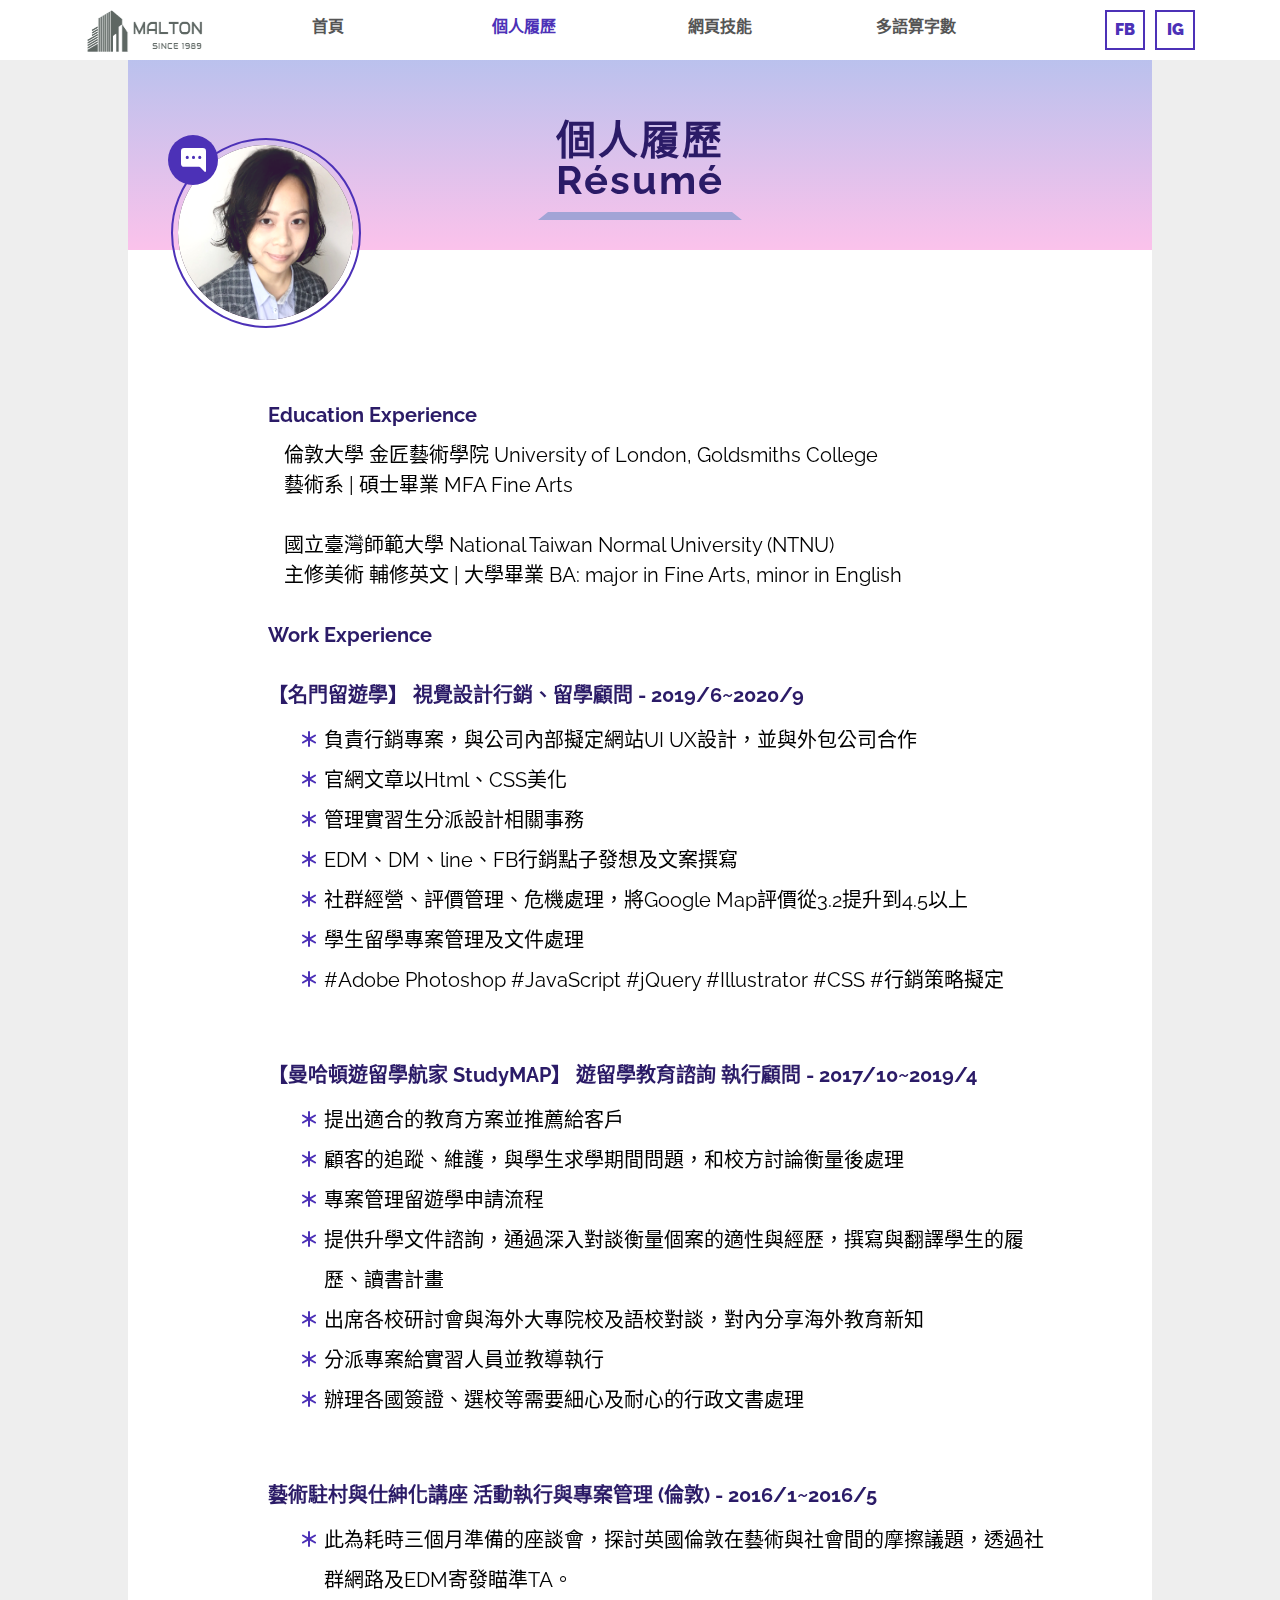
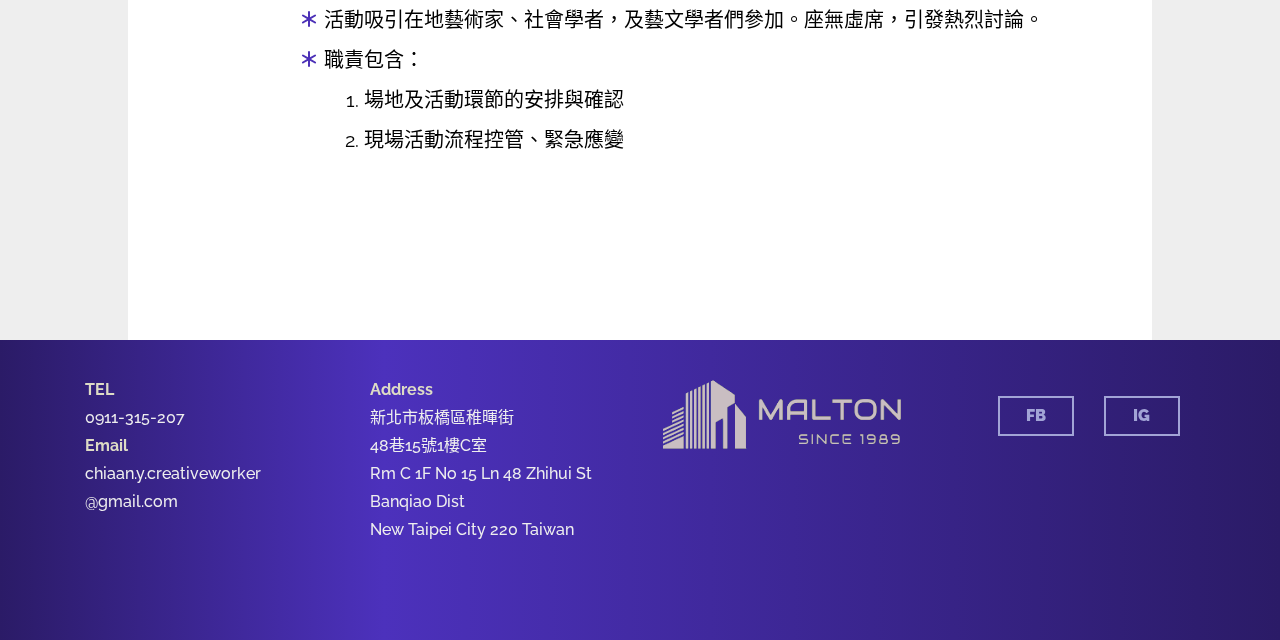
<file: about.html>
<!DOCTYPE html>
<html lang="zh-TW">
<head>
    <meta charset="UTF-8">
    <meta name="viewport" content="width=device-width, initial-scale=1.0">
    <title>Chia-An Yang:Résumé</title>
    <link rel="icon" href="img/icons/browser.svg">
    <link rel="icon" href="img/icons/browser.svg">
    <link rel="stylesheet" href="css/reset.css">
    <link rel="stylesheet" href="css/bootstrap-grid.css">
    <link href="https://fonts.googleapis.com/css2?family=Raleway:wght@400&display=swap" rel="stylesheet">
    <link rel="stylesheet" href="css/pattern.css">
    <link rel="stylesheet" href="css/style.css">
    <style>
        nav{
            background-color: #fff;
        }
    </style>
</head>
    <body>
        <!-- start nav section -->
    <nav class="show">
        <div class="container">
           <div class="nav-top">
               <!-- nav when scrolling -->
               <img class="logo2" src="img/Logo/malton-horizontal_2.PNG" alt="">
               <ul class="row d-none d-lg-flex d-md-flex">
                   <li class="col-lg-3 col-md-3 "><a title="Demo of a landing page design" href="index.html">首頁</a></li>
                   <li class="col-lg-3 col-md-3 "><a title="My Résumé" class="is-highlight" href="about.html">個人履歷</a></li>
                   <li class="col-lg-3 col-md-3 "><a title="My portfolio"  href="products.html">網頁技能</a></li>
                   <li class="col-lg-3 col-md-3 "><a title="多國語言字數計算 (開新視窗)" target="_blank" href="https://xqyhhzybtiba8aiw1kwzug-on.drv.tw/Public%20Folder/Multi-Language-WordCounter/counter.html">多語算字數</a></li>
               </ul>
               <div class="frame_btn">
                   <p>FB</p><p>IG</p>
               </div>
               <!-- nav-scroll hamburger -->
               <div class="frame_ham col-sm-2 col-3 d-lg-none d-md-none d-sm-flex d-flex order-last ">
                   <ul class="no-gutters flex-column">
                       <li class="col d-block"><a href="index.html">首頁</a></li>
                       <li class="col d-block"><a href="about.html">個人履歷</a></li>
                       <li class="col d-block"><a href="products.html">作品-網頁技能</a></li>
                       <li class="col d-block"><a  title="多國語言字數計算" href="https://xqyhhzybtiba8aiw1kwzug-on.drv.tw/Public%20Folder/Multi-Language-WordCounter/counter.html">作品-多國語言計算機</a></li>
                       <li class="close-btn col d-block">X Close Menu</li>
                   </ul>
                   <img src="img/icons/ham.svg" alt="Hamburger Menu">
               </div>
           </div>
        </div>
       </nav>
   <!-- end nav section -->
        <!-- start cv section -->
        <div class="cv_wrapper">
            <div class="cv_heading pattern-dots-md">
                <h1 class="center">個人履歷<br>Résumé</h1>
                <div class="personal-photo"><img src="img/Photo2_square.jpg" alt="Personal Photo"></div>
            </div>
            <section class="cv_body">
                <dl>
                    <!-- <dt class="cv_abMe">About Me</dt> -->
                    <!-- <dd class="cv_abMe">Lorem ipsum dolor sit amet consectetur adipisicing elit. Aspernatur omnis asperiores magni voluptatum cumque a, quisquam dolorem dolore quidem tempore!
                        Lorem ipsum dolor sit amet consectetur adipisicing elit. Reiciendis pariatur sed dicta repudiandae nobis molestias nostrum quaerat maxime autem fugit!
                    </dd> -->
    
                    <dt>Education Experience</dt>

                    <dd>倫敦大學 金匠藝術學院 University of London, Goldsmiths College</dd>
                    <dd>藝術系 | 碩士畢業 MFA Fine Arts</dd>
                    <dd>&emsp;</dd>
                    <dd> 國立臺灣師範大學 National Taiwan Normal University (NTNU)</dd>
                    <dd>主修美術 輔修英文 | 大學畢業 BA: major in Fine Arts, minor in English</dd>   
    
                    <dt>Work Experience</dt>
                    <dt>【名門留遊學】 視覺設計行銷、留學顧問 - 2019/6~2020/9</dt>
                    <dd><ul class="cv_list">
                        <li> 負責行銷專案，與公司內部擬定網站UI UX設計，並與外包公司合作</li>
                        <li> 官網文章以Html、CSS美化</li>
                        <li> 管理實習生分派設計相關事務</li>
                        <li> EDM、DM、line、FB行銷點子發想及文案撰寫</li>
                        <li> 社群經營、評價管理、危機處理，將Google Map評價從3.2提升到4.5以上</li>
                        <li> 學生留學專案管理及文件處理</li>
                        <li>#Adobe Photoshop #JavaScript #jQuery #Illustrator #CSS #行銷策略擬定</li>
                    </ul></dd>
                    
                    <dd>&emsp;</dd>
                    <dt>【曼哈頓遊留學航家 StudyMAP】 遊留學教育諮詢 執行顧問 - 2017/10~2019/4</dt>
                    <dd>
                        <ul class="cv_list">
                            <li>  提出適合的教育方案並推薦給客戶</li>
                            <li>  顧客的追蹤、維護，與學生求學期間問題，和校方討論衡量後處理</li>
                            <li>  專案管理留遊學申請流程 </li>
                            <li>  提供升學文件諮詢，通過深入對談衡量個案的適性與經歷，撰寫與翻譯學生的履歷、讀書計畫</li>
                            <li>  出席各校研討會與海外大專院校及語校對談，對內分享海外教育新知</li>
                            <li>  分派專案給實習人員並教導執行</li>
                            <li>  辦理各國簽證、選校等需要細心及耐心的行政文書處理  </li>
                        </ul>
                    </dd>
                    <dd>&emsp;</dd>
                <dt>藝術駐村與仕紳化講座 活動執行與專案管理 (倫敦) - 2016/1~2016/5</dt>
                    <dd>
                        <ul class="cv_list">
                            <li> 此為耗時三個月準備的座談會，探討英國倫敦在藝術與社會間的摩擦議題，透過社群網路及EDM寄發瞄準TA。</li>
                            <li> 活動吸引在地藝術家、社會學者，及藝文學者們參加。座無虛席，引發熱烈討論。</li>
                            <li>職責包含：
                                <ol> 
                                <li> 場地及活動環節的安排與確認</li>
                                <li> 現場活動流程控管、緊急應變</li>
                                </ol>
                            </li>
                        </ul>
                    </dd>
                    <dd>&emsp;</dd>
                    <!-- <dd>title</dd>
                        <dd>
                            <ul class="cv_list">list of responsibilities

                            </ul>
                        </dd> -->
                </dl>
            </section>
        </div>
    
        <!-- end cv section -->
        <footer>
            <div class="container">
                <div class="row">
                    <ul class="footer-l col-lg-3 col-md-6 col-sm-6 col-12">
                        <li class="np"><span>TEL</span><br> 0911-315-207</li>
                        <li class="np"><span>Email</span><br>chiaan.y.creativeworker<br>@gmail.com</li>
                    </ul>
                    <ul class="footer-l col-lg-3 col-md-6 col-sm-6 col-12">
                        <li><span>Address</span><br>新北市板橋區稚暉街<br>48巷15號1樓C室<br>Rm C 1F No 15 Ln 48 Zhihui St Banqiao Dist<br>New Taipei City 220 Taiwan</li>
                    </ul>
                    <img class="col-lg-3 col-md-6 col-sm-12 col-12 order-first order-lg-0 order-md-0 flex-grow-0" src="img/Logo/malton-horizontal_2.PNG" alt="">
                    <ul class="footer-r col-lg-3 col-md-6 col-sm-12 col-12">
                        <li class="frame_btn col-5">
                            <p>FB</p>
                        </li>
                        <li class="frame_btn col-5">
                            <p>IG</p>
                        </li>
                    </ul>
                </div>
            </div>
        </footer>

<script src="js/jQuery/jquery-3.5.1.js"></script>   
<script>
$('.frame_ham').click(function(evt){

    if(!$('.frame_ham > ul').hasClass('open')){
            $('.frame_ham > ul').addClass('open');
            }
    })
    $('.close-btn').click(function(evt){
        evt.stopPropagation();
        $('.frame_ham > ul').removeClass('open');
})
</script>
    </body>
    </html>
</file>
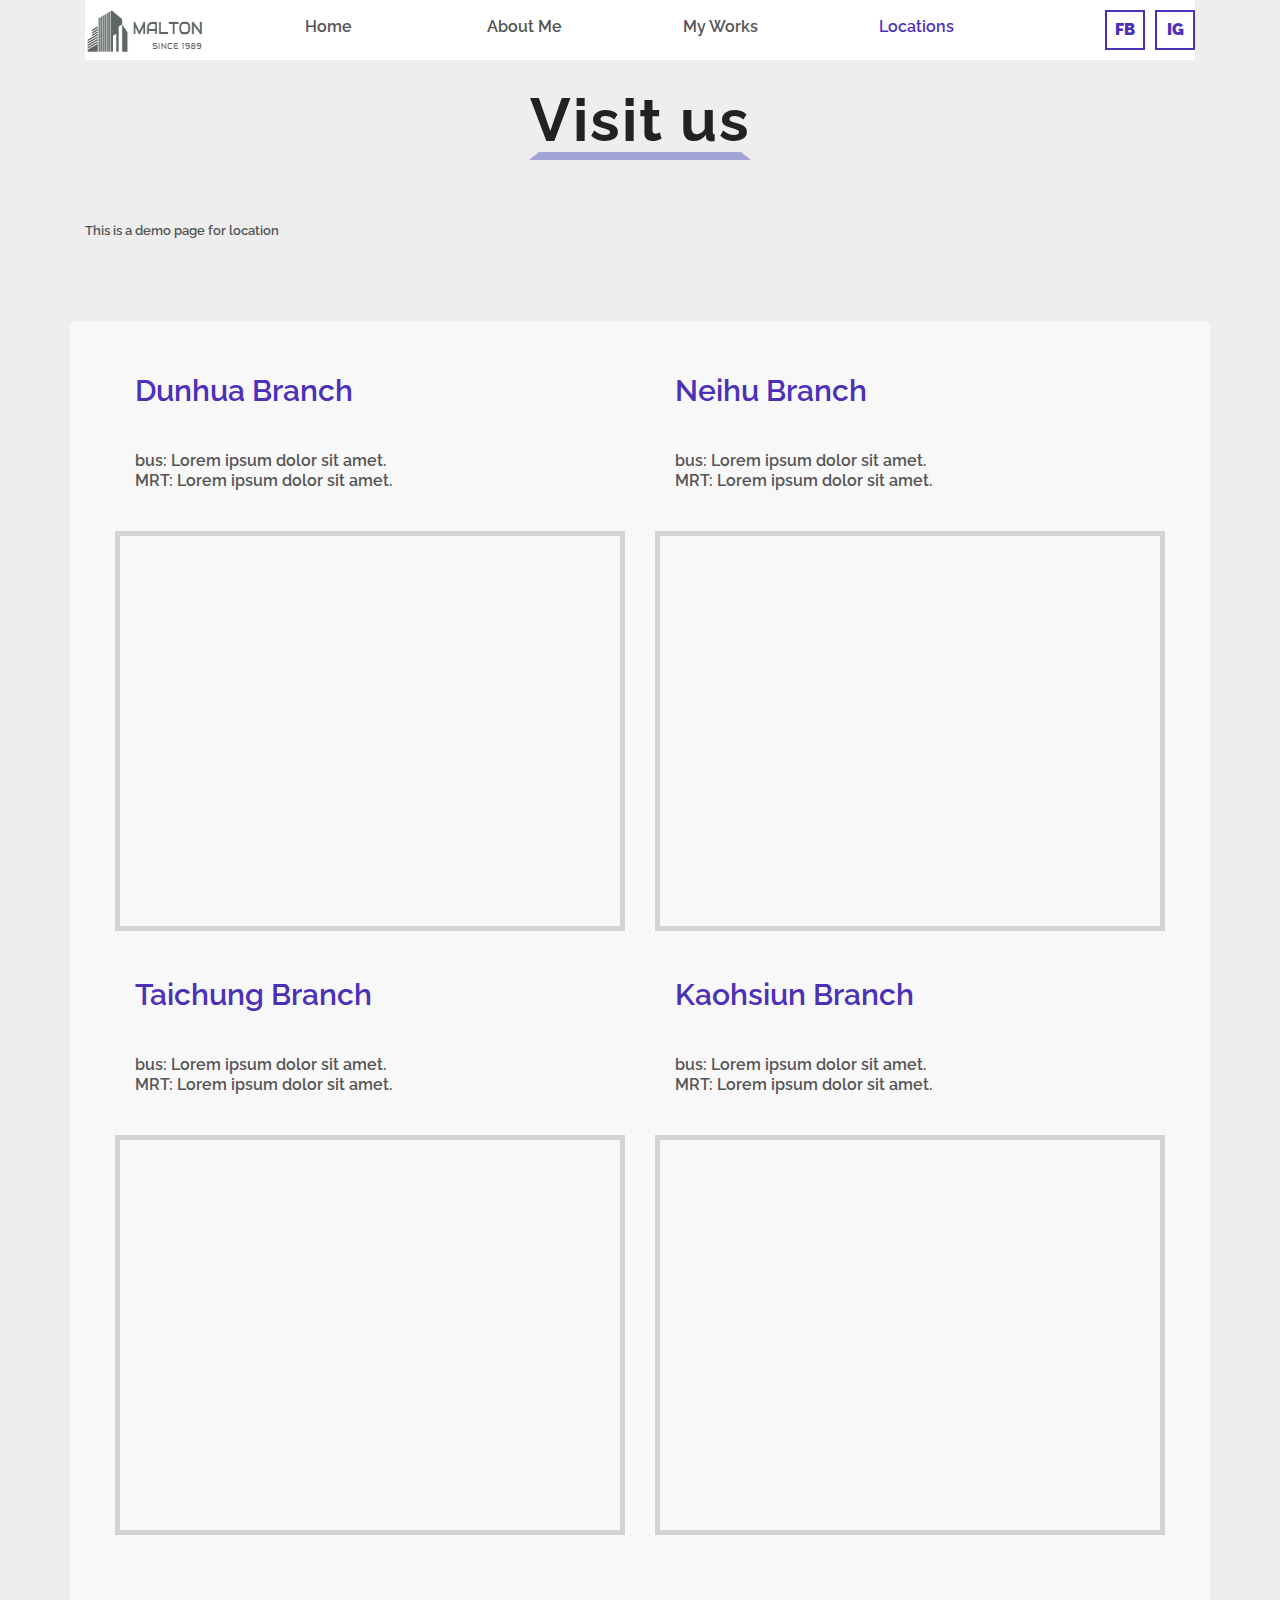
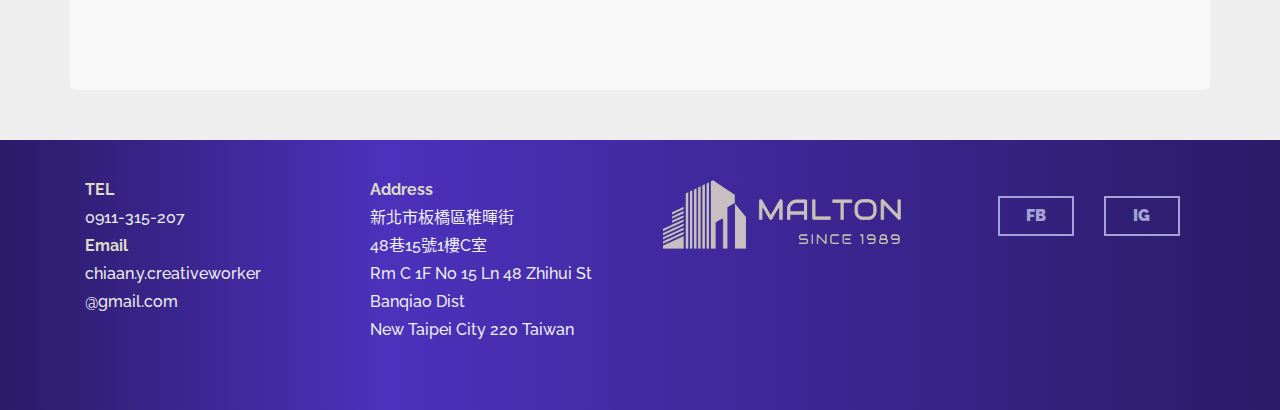
<file: location.html>
<!DOCTYPE html>
<html lang="zh-TW">
<head>
    <meta charset="UTF-8">
    <meta name="viewport" content="width=device-width, initial-scale=1.0">
    <title>Chia-An Yang:Location</title>

    <link rel="icon" href="img/icons/browser.svg">
    <link rel="stylesheet" href="css/reset.css">
    <link rel="stylesheet" href="css/bootstrap-grid.css">
    <link href="https://fonts.googleapis.com/css2?family=Raleway:wght@400&display=swap" rel="stylesheet">
    <link rel="stylesheet" href="css/pattern.css">
    <link rel="stylesheet" href="css/style.css">
</head>
<body>
<!-- start nav section -->
<nav class="show">
    <div class="container">
       <div class="nav-top">
           <!-- nav when scrolling -->
           <img class="logo2" src="img/Logo/malton-horizontal_2.PNG" alt="">
           <ul class="row d-none d-lg-flex d-md-flex">
               <li class="col-lg-3 col-md-3 "><a title="Demo of a Homepage for business" href="index.html">Home</a></li>
               <li class="col-lg-3 col-md-3 "><a title="My Résumé" href="about.html">About Me</a></li>
               <li class="col-lg-3 col-md-3 "><a title="My portfolio" href="products.html">My Works</a></li>
               <li class="col-lg-3 col-md-3 "><a title="Demo of a localtion page" class="is-highlight" href="location.html">Locations</a></li>
           </ul>
           <div class="frame_btn">
               <p>FB</p><p>IG</p>
           </div>
           <!-- nav-scroll hamburger -->
           <div class="frame_ham col-sm-2 col-3 d-lg-none d-md-none d-sm-flex d-flex order-last ">
               <ul class="no-gutters flex-column">
                   <li class="col d-block"><a href="index.html">Home</a></li>
                   <li class="col d-block"><a href="about.html">About Me</a></li>
                   <li class="col d-block"><a href="products.html">My Works</a></li>
                   <li class="col d-block"><a href="location.html">Locations</a></li>
                   <li class="close-btn col d-block">X Close Menu</li>
               </ul>
               <img src="img/icons/ham.svg" alt="Hamburger">
           </div>
       </div>
    </div>
   </nav>
<!-- end nav section -->
<div class="wrapper w_map">
    
    <div class="container">
        <div class="row flex-column align-content-center">
            <h1 class="center col">Visit us</h1>
            <p class="col"><small>This is a demo page for location</small></p>
        </div>        
        <section class="row ">
            <div class="map map1 col-lg-6 col-md-6 col-sm-12 col-12">
                <div class="row ">
                    <h3 class="col-4 col-md-12">Dunhua Branch</h3>
                    <p class="col-8">bus: Lorem ipsum dolor sit amet.<br>MRT: Lorem ipsum dolor sit amet.</p>
                </div>
                
                <iframe src="https://www.google.com/maps/embed?pb=!1m18!1m12!1m3!1d5863.746402738586!2d121.54726095313023!3d25.04169644222828!2m3!1f0!2f0!3f0!3m2!1i1024!2i768!4f13.1!3m3!1m2!1s0x0%3A0x533edd37f7b10392!2zTW9kZWwgRGVzaWduIOWBpeeviee-juWtuA!5e0!3m2!1sen!2stw!4v1599912356758!5m2!1sen!2stw"   frameborder="0" allowfullscreen="" aria-hidden="false" tabindex="0"></iframe>
            </div>
            <div class="map map2 col-lg-6 col-md-6 col-sm-12 col-12">
                <div class="row">
                    <h3 class="col-4 col-md-12">Neihu Branch</h3>
                    <p class="col-8">bus: Lorem ipsum dolor sit amet.<br>MRT: Lorem ipsum dolor sit amet.</p>
                </div>
                
                <iframe src="https://www.google.com/maps/embed?pb=!1m18!1m12!1m3!1d14454.664296422781!2d121.5648170697754!3d25.079304699999998!2m3!1f0!2f0!3f0!3m2!1i1024!2i768!4f13.1!3m3!1m2!1s0x3442ac650cf40e81%3A0xf48b85ba2f238dfc!2zVUZDIEdZTSDlhafnp5HmqKHnr4TppKg!5e0!3m2!1sen!2stw!4v1599911220925!5m2!1sen!2stw"  frameborder="0"  allowfullscreen="" aria-hidden="false" tabindex="0"></iframe>
            </div>
            <div class="map map3 col-lg-6 col-md-6 col-sm-12 col-12">
                <div class="row">
                    <h3 class="col-4 col-md-12">Taichung Branch</h3>
                    <p class="col-8">bus: Lorem ipsum dolor sit amet.<br>MRT: Lorem ipsum dolor sit amet.</p>
                </div>
                
                <iframe src="https://www.google.com/maps/embed?pb=!1m18!1m12!1m3!1d14454.664296422781!2d121.5648170697754!3d25.079304699999998!2m3!1f0!2f0!3f0!3m2!1i1024!2i768!4f13.1!3m3!1m2!1s0x3442ac650cf40e81%3A0xf48b85ba2f238dfc!2zVUZDIEdZTSDlhafnp5HmqKHnr4TppKg!5e0!3m2!1sen!2stw!4v1599911220925!5m2!1sen!2stw"  frameborder="0"  allowfullscreen="" aria-hidden="false" tabindex="0"></iframe>
            </div>
            <div class="map map4 col-lg-6 col-md-6 col-sm-12 col-12">
                <div class="row">
                    <h3 class="col-4 col-md-12">Kaohsiun Branch</h3>
                    <p class="col-8">bus: Lorem ipsum dolor sit amet.<br>MRT: Lorem ipsum dolor sit amet.</p>
                </div>
                
                <iframe src="https://www.google.com/maps/embed?pb=!1m18!1m12!1m3!1d14454.664296422781!2d121.5648170697754!3d25.079304699999998!2m3!1f0!2f0!3f0!3m2!1i1024!2i768!4f13.1!3m3!1m2!1s0x3442ac650cf40e81%3A0xf48b85ba2f238dfc!2zVUZDIEdZTSDlhafnp5HmqKHnr4TppKg!5e0!3m2!1sen!2stw!4v1599911220925!5m2!1sen!2stw"  frameborder="0"  allowfullscreen="" aria-hidden="false" tabindex="0"></iframe>
            </div>
        </section>
    </div>
    

    <footer>
        <div class="container">
            <div class="row">
                <ul class="footer-l col-lg-3 col-md-6 col-sm-6 col-12">
                    <li class="np"><span>TEL</span><br> 0911-315-207</li>
                    <li class="np"><span>Email</span><br>chiaan.y.creativeworker<br>@gmail.com</li>
                </ul>
                <ul class="footer-l col-lg-3 col-md-6 col-sm-6 col-12">
                    <li><span>Address</span><br>新北市板橋區稚暉街<br>48巷15號1樓C室<br>Rm C 1F No 15 Ln 48 Zhihui St Banqiao Dist<br>New Taipei City 220 Taiwan</li>
                </ul>
                <img class="col-lg-3 col-md-6 col-sm-12 col-12 order-first order-lg-0 order-md-0 flex-grow-0" src="img/Logo/malton-horizontal_2.PNG" alt="">
                <ul class="footer-r col-lg-3 col-md-6 col-sm-12 col-12">
                    <li class="frame_btn col-5">
                        <p>FB</p>
                    </li>
                    <li class="frame_btn col-5">
                        <p>IG</p>
                    </li>
                </ul>
            </div>
        </div>
    </footer>
    <script src="js/jQuery/jquery-3.5.1.js"></script>   
    <script>
    $('.frame_ham').click(function(evt){
    
    if(!$('.frame_ham > ul').hasClass('open')){
            $('.frame_ham > ul').addClass('open');
            }
    })
    $('.close-btn').click(function(evt){
        evt.stopPropagation();
        $('.frame_ham > ul').removeClass('open');
    })
    </script>
</div>    
</body>
</html>
</file>
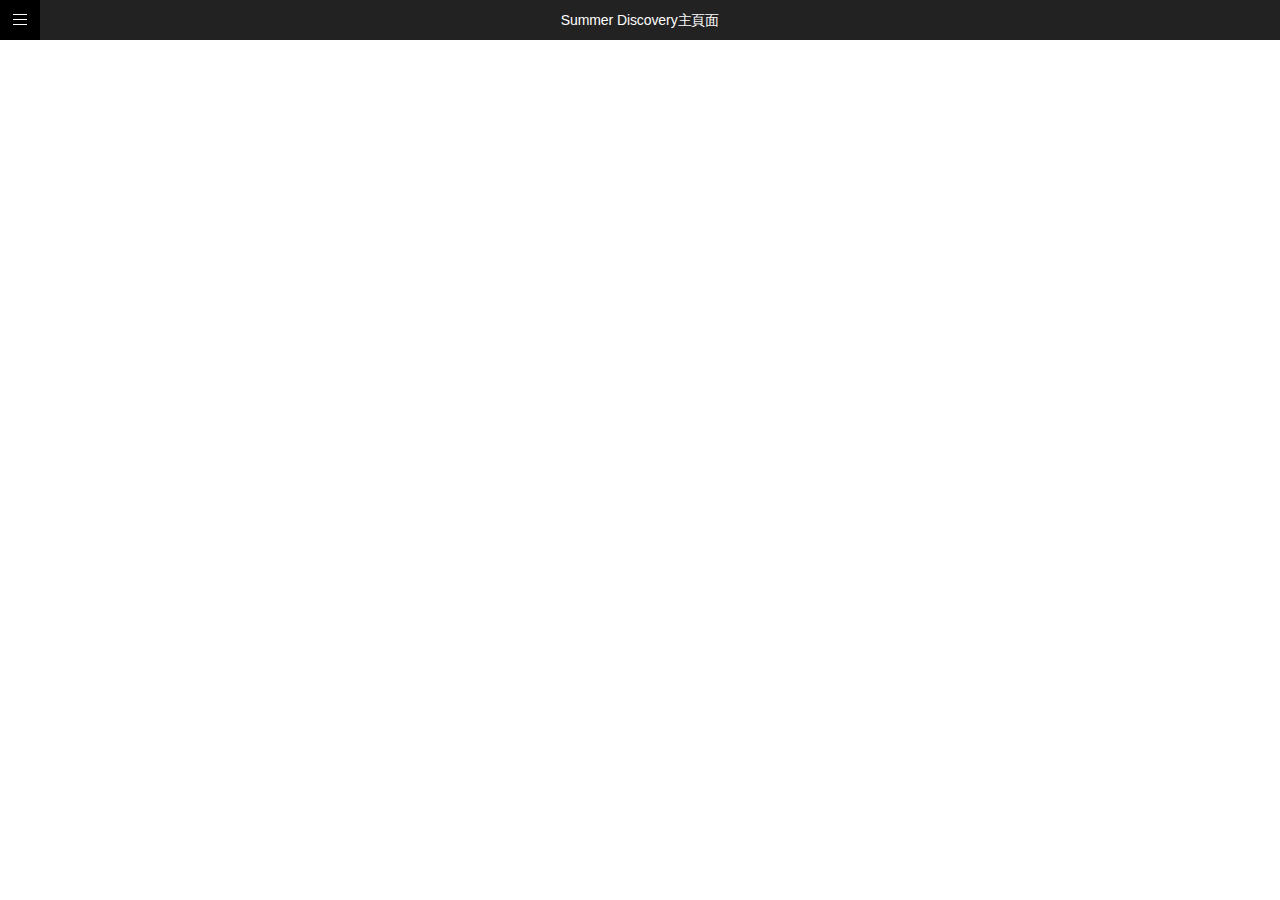
<file: img/Inc Name_index_files/embed.html>
<!DOCTYPE html>
<!-- saved from url=(0102)https://www.figma.com/file/Nq4xAtxD91FakhPdmeodG9?chrome=DOCUMENTATION&embed_host=share&kind=&viewer=1 -->
<html><head><meta http-equiv="Content-Type" content="text/html; charset=UTF-8">
    

    <script>
      if (function() {
        try { eval('(async () => {}); Object.entries({},);') } catch (e) { return true }

        return false
      }()) {
        location.href = '/unsupported_browser'
      }
    </script>



    <script>
  (function() {
    if (!window.INITIAL_OPTIONS) {
      window.INITIAL_OPTIONS = {};
    }

    window.INITIAL_OPTIONS.feature_flags = {"accessible_measures":true,"api_webhooks_v2":true,"auth_embeds_author":true,"auth_embeds_viewer":true,"auth_token_dynamodb_read_perc":true,"auth_token_dynamodb_write_perc":true,"auth_token_str_cnsitnt_reads":true,"autosave_livelaunch":true,"autosave_show_file_browser_ui":true,"block_absent_image":true,"c2_dual_write":true,"code_panel_refactor":true,"comments_perf_overlay":true,"comments_perf_redux":true,"community_hub_image_inspection":true,"community_rich_text_descriptions":true,"deep_search_dark_launch":true,"deep_search_indexing":true,"deep_search_live_launch":true,"defer_invisible_children":true,"defer_update_default_style":true,"desktop_beta_use_agent_for_fonts":true,"exp_community_default_explore_v1":true,"exp_drafts_lockdown_v1":true,"exp_org_up_to_20_aa_v1":true,"exp_remote_work_templates_v2":true,"fielding_exp_drafts_lockdown_v1":true,"fix_constraint_import":true,"font_index_new_format":true,"font_letter_spacing_shortcuts":true,"font_line_height_shortcuts":true,"font_weight_shortcuts":true,"font_weights_relax":true,"hyperlinks":true,"instance_swap_menu_improvements":true,"library_search_worker":true,"link_no_role":true,"livegraph_comments":true,"livegraph_enabled":true,"log_text_edit_mode_exit":true,"marketo_contact_sync":true,"modal_dropdown_menus":true,"multiplayer_al_circ_inval_fix":true,"multiplayer_boolean_geometry_fix":true,"multiplayer_garbage_collection":true,"multiplayer_layout_fix":true,"multiplayer_missing_fonts_fix":true,"multiplayer_zstd_compression":true,"new_team_create":true,"nodes_link_to_root_styles":true,"prevent_instance_style_dirty":true,"prototype_overscroll_norefresh":true,"prototyping_events_v2":true,"prototyping_events_v2_darklaunch":true,"random_page_rampup":true,"restore_garbage_collected_items":true,"selection_paints":true,"selection_paints_icons":true,"selection_paints_to_styles":true,"server_side_search_live_launch":true,"shadow_spread":true,"survey_org_cart_abandon":true,"survey_pro_cart_abandon":true,"text_input_composition_fixes":true,"use_s3_symlinked_manifest":true,"viewer_playbackstate":true};
    window.INITIAL_OPTIONS.tracking_session_id = "ozCbEgUIHYi8XjMK";
    window.INITIAL_OPTIONS.cluster_name = "prod";
    window.INITIAL_OPTIONS.error_dashboard_url = "https://errors.figma.com/api";
    window.INITIAL_OPTIONS.figma_email_suffix = "@figma.com";

    window.INITIAL_OPTIONS.flash = {
      error: null,
      warn: null,
      success: null
    }

      window.INITIAL_OPTIONS.user_flags = [{"id":117757076,"user_id":832169993536961463,"name":"autolayout_onboarded","created_at":"2020-04-15T08:27:08.124Z","updated_at":"2020-04-15T08:27:08.124Z"},{"id":136435096,"user_id":832169993536961463,"name":"aware_of_observation_mode","created_at":"2020-07-01T11:10:12.003Z","updated_at":"2020-07-01T11:10:12.003Z"},{"id":117757065,"user_id":832169993536961463,"name":"back_to_file_browser_onboarded","created_at":"2020-04-15T08:27:08.055Z","updated_at":"2020-04-15T08:27:08.055Z"},{"id":117757071,"user_id":832169993536961463,"name":"coco_onboarded","created_at":"2020-04-15T08:27:08.092Z","updated_at":"2020-05-06T12:22:55.153Z"},{"id":123134398,"user_id":832169993536961463,"name":"community_hub_onboarded","created_at":"2020-05-06T12:22:55.146Z","updated_at":"2020-05-06T12:22:55.146Z"},{"id":123725210,"user_id":832169993536961463,"name":"completed_font_installer_modal","created_at":"2020-05-08T13:24:09.280Z","updated_at":"2020-05-08T13:24:09.280Z"},{"id":117757066,"user_id":832169993536961463,"name":"editor_onboarded","created_at":"2020-04-15T08:27:08.061Z","updated_at":"2020-04-15T08:27:08.061Z"},{"id":123134397,"user_id":832169993536961463,"name":"file_browser_onboarded","created_at":"2020-05-06T12:22:55.139Z","updated_at":"2020-05-06T12:22:55.139Z"},{"id":117757073,"user_id":832169993536961463,"name":"gifs_onboarded","created_at":"2020-04-15T08:27:08.105Z","updated_at":"2020-04-15T08:27:08.105Z"},{"id":142004970,"user_id":832169993536961463,"name":"has_seen_new_team_create_pointer","created_at":"2020-07-23T10:00:05.556Z","updated_at":"2020-07-23T10:00:05.556Z"},{"id":117757324,"user_id":832169993536961463,"name":"has_seen_unified_search_internal_pointer","created_at":"2020-04-15T08:27:53.178Z","updated_at":"2020-04-15T08:27:53.178Z"},{"id":147615451,"user_id":832169993536961463,"name":"has_seen_unified_search_more_results_pointer","created_at":"2020-08-13T07:16:14.468Z","updated_at":"2020-08-13T07:16:14.468Z"},{"id":123134430,"user_id":832169993536961463,"name":"hyperlinks_onboarded","created_at":"2020-05-06T12:23:04.914Z","updated_at":"2020-05-06T12:23:04.914Z"},{"id":123134396,"user_id":832169993536961463,"name":"import_file_onboarded","created_at":"2020-05-06T12:22:55.133Z","updated_at":"2020-05-06T12:22:55.133Z"},{"id":117757064,"user_id":832169993536961463,"name":"library_modal_onboarded","created_at":"2020-04-15T08:27:08.049Z","updated_at":"2020-04-15T08:27:08.049Z"},{"id":117757072,"user_id":832169993536961463,"name":"line_height_update_onboarded","created_at":"2020-04-15T08:27:08.099Z","updated_at":"2020-04-15T08:27:08.099Z"},{"id":117757074,"user_id":832169993536961463,"name":"opentype_onboarded","created_at":"2020-04-15T08:27:08.111Z","updated_at":"2020-04-15T08:27:08.111Z"},{"id":117757070,"user_id":832169993536961463,"name":"pdf_onboarded","created_at":"2020-04-15T08:27:08.086Z","updated_at":"2020-04-15T08:27:08.086Z"},{"id":158022489,"user_id":832169993536961463,"name":"seen_community_hub_landing_editor_onboarding","created_at":"2020-09-18T07:29:23.302Z","updated_at":"2020-09-18T07:29:23.302Z"},{"id":117757067,"user_id":832169993536961463,"name":"shared_component_library_onboarded","created_at":"2020-04-15T08:27:08.067Z","updated_at":"2020-04-15T08:27:08.067Z"},{"id":117757068,"user_id":832169993536961463,"name":"shared_component_publish_onboarded","created_at":"2020-04-15T08:27:08.073Z","updated_at":"2020-04-15T08:27:08.073Z"},{"id":117757075,"user_id":832169993536961463,"name":"smart_animate_onboarded","created_at":"2020-04-15T08:27:08.118Z","updated_at":"2020-04-15T08:27:08.118Z"},{"id":123694426,"user_id":832169993536961463,"name":"smart_selection_onboarded","created_at":"2020-05-08T11:09:54.072Z","updated_at":"2020-05-08T11:09:54.072Z"},{"id":117757069,"user_id":832169993536961463,"name":"styles_onboarded","created_at":"2020-04-15T08:27:08.079Z","updated_at":"2020-04-15T08:27:08.079Z"},{"id":117756869,"user_id":832169993536961463,"name":"use_numbers_for_opacity","created_at":"2020-04-15T08:26:27.438Z","updated_at":"2020-04-15T08:26:27.438Z"},{"id":117757063,"user_id":832169993536961463,"name":"welcome_onboarded","created_at":"2020-04-15T08:27:08.043Z","updated_at":"2020-04-15T08:27:08.043Z"}]
      window.INITIAL_OPTIONS.user_data = {"id":"832169993536961463","name":"Ann Yang","email":"ann.yang@primerica.com.tw","handle":"Ann Yang","img_url":"https://www.gravatar.com/avatar/0ad0c5a1de865a61bb9990f92453437f?size=240\u0026default=https%3A%2F%2Fs3-alpha.figma.com%2Fstatic%2Fuser_a_v2.png","created_at":"2020-04-15T08:26:27.428Z","email_validated_at":"2020-04-15T08:26:27.448Z","unsubscribed_at":null,"utc_offset":null,"profile":{"job_title":"marketer"},"teams":[{"id":"832169994919875064","name":"Primerica Marketing Team","created_at":"2020-04-15T08:26:27.759Z","img_url":null,"synced_at":null,"providers":null,"stripe_customer_id":null,"subscription":null,"editors":1,"projects":2,"student_team_at":null,"student_autoverifying_team_at":null,"grace_period_end":null,"org_id":null,"img_urls":null,"org_access":null,"deleted_at":null,"blocked_at":null,"trial_period_end":null,"description":"This is your team's workspace. Create projects to help organize your files and invite members to your team to start collaborating. Click here to edit this description.","restrictions":null,"student_team":false,"community_profile_id":null,"community_profile_handle":null,"experiment_assignments":[]}],"phone_number":null,"student_validated_at":null,"description":null,"plugin_publishing_blocked_at":null,"dev_tokens":[],"oauth_tokens":[],"realtime_token":"/me-832169993536961463:1600621901:0:d7e006e32d989ce0481df5e8326d8d4b485d0fdb","two_factor_enabled":false,"two_factor_app_enabled":false,"google_sso_only":"2020-04-15T08:26:27.426Z","saml_sso_only":false,"experiment_seed":"166972","community_profile_id":null,"community_profile_handle":null,"community_beta_at":null,"experiment_assignments":[]};
      window.INITIAL_OPTIONS.smart_token = null;

      var _initial_options = {"force_auth_embeds_viewer":true,"access_type":"view","viewer_url":"https:\/\/static.figma.com\/fullscreen\/8374e5b5dcc5ffe463cce80321e0c1db8820792e\/viewer.js.br","worker_url":"https:\/\/static.figma.com\/fullscreen\/8374e5b5dcc5ffe463cce80321e0c1db8820792e\/imagedecoder.js.br","user_ip":"36.227.7.138","background_color":{"r":0.898039221763611,"g":0.898039221763611,"b":0.898039221763611,"a":1.0},"file_key":"Nq4xAtxD91FakhPdmeodG9","is_hub_file":false,"name":"Summer Discovery\u4e3b\u9801\u9762","touched_at":"2020-09-18T07:30:05.416Z","is_cloudfront":true,"fig_file_key":"Nq4xAtxD91FakhPdmeodG9","hub_file_id":null}
      for (var key in _initial_options) {
        window.INITIAL_OPTIONS[key] = _initial_options[key]
      }


    window.mpGlobal = {
      version: 35,
      sock: null,
      msgs: [],
      perfMetrics: [],
      url({fileKey, role, oauthToken, nodeIds}) {
        let incrementalLoadingArgs = '&incremental-loading=1'
        if (role === 'editor') {
          incrementalLoadingArgs = ''
          if (window.INITIAL_OPTIONS.feature_flags.editor_read_only_incremental) {
            incrementalLoadingArgs = '&incremental-loading=2'
            if (nodeIds) {
              incrementalLoadingArgs = `&incremental-loading=2&scenegraph-queries-initial-nodes=${nodeIds}`
            }
          }
        }

        return `${location.protocol.replace('http', 'ws')}//${location.host}/api/multiplayer/${fileKey}?role=${role}` +
          `&tracking_session_id=ozCbEgUIHYi8XjMK&version=${this.version}` +
          (oauthToken ? '&oauth_token=' + oauthToken : '') +
          incrementalLoadingArgs +
          (role === 'editor' && window.INITIAL_OPTIONS.feature_flags.multiplayer_zstd_compression ?
            '&compression=zstd' : '') +
          (window.INITIAL_OPTIONS.feature_flags.multiplayer_garbage_collection ? '&garbage-collection=1' : '')
      },
      preconnect(url) {
        if (this.sock) {
          if (url === this.sock.url && this.sock.readyState !== WebSocket.CLOSED) return
          try { this.sock.close() } catch (e) {}
        }
        this.sock = new WebSocket(url)
        this.sock.binaryType = 'arraybuffer'
        this.sock.onopen = e => {
          this.perfMetrics.push({
            key: 'mp-ws-onopen',
            ts: performance.now(),
            nBytes: undefined,
          })
        }
        this.sock.onmessage = e => {
          const data = new Uint8Array(e.data)
          this.msgs.push(data)
          this.perfMetrics.push({
            key: 'mp-ws-onmessage',
            ts: performance.now(),
            nBytes: data.length * data.BYTES_PER_ELEMENT,
          })
        }
        this.msgs = []
        this.perfMetrics = []
      }
    }
    mpGlobal.preconnect(mpGlobal.url({"fileKey":"Nq4xAtxD91FakhPdmeodG9","role":"viewer","oauthToken":null}))



      const pro_trial_json = {"pro_trials_v2_published_team_library":{"default":{"file_name":"Music App Design Library","file_key":"D3JUit9Sj3zA01jZ2yIeAW","checkpoint_id":837065955844049613,"folder_name":"Pro Trial Checklist"}},"pro_trials_v2_imported_component":{"published_components":{"file_name":"Music App","file_key":"EPsAVfTmWm0rTWWt1xTThr","checkpoint_id":840301015167345834,"folder_name":"Pro Trial Checklist"},"local_components":{"file_name":"Music App","file_key":"aJNeFFEcSww5Fkj8YB882S","checkpoint_id":837065975818632551,"folder_name":"Pro Trial Checklist"},"component_name":"Play Button"}}

      if (!!pro_trial_json.pro_trials_v2_imported_component) {
        const imported_component_json = pro_trial_json.pro_trials_v2_imported_component
        if (!!imported_component_json.published_components) {
          window.INITIAL_OPTIONS.pro_trials_v2_imported_component_file_name = pro_trial_json.pro_trials_v2_imported_component.published_components.file_name
        }
        window.INITIAL_OPTIONS.pro_trials_v2_component_name = imported_component_json.component_name
      }

      if (!!pro_trial_json.pro_trials_v2_published_team_library) {
        const published_team_library_json = pro_trial_json.pro_trials_v2_published_team_library
        if (!!published_team_library_json.default) {
          window.INITIAL_OPTIONS.pro_trials_v2_published_team_library_file_name = published_team_library_json.default.file_name
        }
      }

      const array_of_category_and_files = [["Brainstorms and Sprints",["859565503444373288","822141660209426062","826616537405470521"]],["Planning and Retros",["836628128099607728","826609080267799352","829739425675211714"]],["Fun Activities",["822565430024389280","834302905869835373","831571798420244475"]]]
      const tmp_category_to_files_mapping = {}
      for (var i = 0; i < array_of_category_and_files.length; i++) {
        const category = array_of_category_and_files[i][0]
        const file_ids = array_of_category_and_files[i][1]
        tmp_category_to_files_mapping[category] = file_ids
      }
      window.INITIAL_OPTIONS.template_file_ids_by_category = tmp_category_to_files_mapping


      window.INITIAL_OPTIONS.segment_web_key = "6Zhdn0wK1GLYzCsb0LIK0oQplS5TXcB2"

      window.INITIAL_OPTIONS.segment_fullscreen_key = "6uxDivlUmLf95lHRk0R8bZvr8zDxbX5E"


      window.INITIAL_OPTIONS.stripe_api_public = "pk_live_LKZ0RKjSZG2D2pwdtwrAhkiJ"

      window.INITIAL_OPTIONS.google_tag_manager_iframe_url = "https://marketing.figma.com"

    window.INITIAL_OPTIONS.recaptcha_v3_site_key = "6LcIlrcZAAAAAHFq-Y35ZDb93j_0ylEljiLU0NVk"

      window.INITIAL_OPTIONS.release_manifest_hash = "f11a8bc8d769ef642e26882d2a7ac1c7"

      window.INITIAL_OPTIONS.release_git_commit = "1de5a1dc982a706bcb8f28ab863c6cface4f9c89"
      window.INITIAL_OPTIONS.release_git_tag = "release-165"
      console.log('[Release] Running commit', window.INITIAL_OPTIONS.release_git_commit, 'tag', window.INITIAL_OPTIONS.release_git_tag)
  })();
</script>


    <meta name="google" content="notranslate">

    <title>Figma</title>


      <meta name="mobile-web-app-capable" content="yes">
      <meta name="viewport" content="width=device-width, initial-scale=1.0, maximum-scale=1.0, user-scalable=no">

    
    <meta property="og:title" content="Figma">
    <meta property="og:site_name" content="Figma">

    


<link rel="icon" sizes="192x192" href="https://static.figma.com/app/icon/1/icon-192.png">
<link rel="icon" sizes="128x128" href="https://static.figma.com/app/icon/1/icon-128.png">

<link rel="icon" type="image/png" href="https://static.figma.com/app/icon/1/favicon.png">
<!--[if IE]><link rel="shortcut icon" href="https://static.figma.com/app/icon/1/favicon.ico" type="image/vnd.microsoft.icon" /><![endif]-->
<link rel="icon" sizes="any" type="image/svg+xml" href="https://static.figma.com/app/icon/1/favicon.svg">

<link rel="apple-touch-icon" sizes="76x76" href="https://static.figma.com/app/icon/1/touch-76.png">
<link rel="apple-touch-icon" sizes="120x120" href="https://static.figma.com/app/icon/1/touch-120.png">
<link rel="apple-touch-icon" sizes="152x152" href="https://static.figma.com/app/icon/1/touch-152.png">
<link rel="apple-touch-icon" sizes="167x167" href="https://static.figma.com/app/icon/1/touch-167.png">
<link rel="apple-touch-icon" sizes="180x180" href="https://static.figma.com/app/icon/1/touch-180.png">


      <link href="./mobile_viewer.b2fe7e0dedd29b77dc87bdbed91a56f6.min.css" rel="stylesheet">


  <script type="text/javascript" async="" crossorigin="anonymous" src="./viewer.js.br"></script><style>
      .cursor-default {
        cursor: default;
      }

      .cursor-pointer {
        cursor: pointer;
      }

      .cursor-touch {
        
        cursor: url("/images/viewer/cursor-touch.cur"), auto; /* Edge, IE */
        cursor: url("/images/viewer/cursor-touch.png") 30 30, pointer; /* Legacy */
        cursor: url("/images/viewer/cursor-touch.svg") 30 30, pointer; /* FF */
        cursor: -webkit-image-set(url("/images/viewer/cursor-touch.png") 1x, url("/images/viewer/cursor-touch@2x.png") 2x) 30 30, pointer; /* Webkit */
        
      }

      .cursor-touch:active {
        
        cursor: url("/images/viewer/cursor-touch-down.cur"), auto; /* Edge, IE */
        cursor: url("/images/viewer/cursor-touch-down.png") 30 30, pointer; /* Legacy */
        cursor: url("/images/viewer/cursor-touch-down.svg") 30 30, pointer; /* FF */
        cursor: -webkit-image-set(url("/images/viewer/cursor-touch-down.png") 1x, url("/images/viewer/cursor-touch-down@2x.png") 2x) 30 30, pointer; /* Webkit */
        
      }

      /*
        We provide a mechanism for the app outside of the viewer to disable all
        viewer cursors. This is useful e.g. in comments mode where the containing
        react application is responsible for setting the cursor instead of code
        inside the viewer library. To use this, the containing application would
        add the viewer-cursors-disabled class to the HTMLElement that hosts the
        viewer canvas.
      */

      .viewer-cursors-disabled .cursor-default {
        cursor: inherit;
      }

      .viewer-cursors-disabled .cursor-pointer {
        cursor: inherit;
      }

      .viewer-cursors-disabled .cursor-touch {
        cursor: inherit;
      }

      .viewer-cursors-disabled .cursor-touch:active {
        cursor: inherit;
      }
</style></head>
  <body class="">

    <div id="react-page"><div class="mobile_viewer_app--iframeContainer--3vs-3"><div class="mobile_viewer_app--iframeMobileApp--3E8Ps"><div class="mobile_viewer_app--viewer--x9iA8"><div style="position: absolute; left: 0px; top: 0px; right: 0px; bottom: 0px; width: auto; height: auto;"><div style="position: absolute; left: 0px; top: 0px; right: 0px; bottom: 0px; width: auto; height: auto;"><canvas width="623" height="438" style="display: block; left: 0px; top: 0px; width: 498px; height: 350px;"></canvas></div></div></div><a target="_blank" rel="noopener" href="https://www.figma.com/"><span class="svg-container mobile_viewer_app--wordmark--28JGs"><svg class="svg" width="51" height="18" viewBox="0 0 51 18" xmlns="http://www.w3.org/2000/svg"><path d="M0 0v14.048l1.807.006v-6.69h4.358V5.596H1.807V1.768h5.676V0H0zm10.736 2.852c.651 0 1.18-.527 1.18-1.178 0-.651-.529-1.18-1.18-1.18-.65 0-1.178.529-1.178 1.18 0 .65.527 1.178 1.178 1.178zm-.919 1.769v9.43h1.807v-9.43H9.817z" fill-rule="nonzero" fill-opacity="1" fill="#000" stroke="none"></path><path d="M18.328 4.346c-2.4 0-4.075 2.03-4.075 4.44 0 2.41 1.675 4.44 4.075 4.44 1.1 0 2.005-.426 2.664-1.118v1.255c0 1.563-1.227 2.869-2.829 2.869-.576 0-1.148-.223-1.604-.537l-.905 1.568c.723.466 1.584.737 2.509.737 2.56 0 4.637-2.076 4.637-4.637V4.621h-1.808v.843c-.659-.693-1.565-1.118-2.664-1.118zm-2.267 4.44c0-1.496 1.144-2.672 2.464-2.672 1.32 0 2.464 1.176 2.464 2.672 0 1.496-1.144 2.672-2.464 2.672-1.32 0-2.464-1.176-2.464-2.672z" fill-rule="evenodd" fill-opacity="1" fill="#000" stroke="none"></path><path d="M29.312 6.114c-1.068 0-1.935.905-1.935 1.974v5.963H25.57v-9.43h1.807v.864c.53-.685 1.31-1.14 2.328-1.14 1.267 0 2.239.63 2.802 1.592.626-.93 1.647-1.591 2.876-1.591 2.057 0 3.338 1.66 3.35 3.713v5.992h-1.807V8.088c0-1.069-.867-1.974-1.936-1.974-1.069 0-1.935.905-1.935 1.974v5.963h-1.807V8.088c0-1.069-.867-1.974-1.936-1.974z" fill-rule="nonzero" fill-opacity="1" fill="#000" stroke="none"></path><path d="M48.36 5.69c-.804-.83-1.905-1.344-3.183-1.344-2.689 0-4.597 2.276-4.597 4.99 0 2.713 1.908 4.99 4.597 4.99 1.278 0 2.379-.514 3.183-1.344v1.069h1.807v-9.43H48.36V5.69zm-5.973 3.646c0-1.8 1.379-3.222 2.987-3.222 1.607 0 2.986 1.422 2.986 3.222 0 1.8-1.379 3.222-2.986 3.222-1.608 0-2.987-1.422-2.987-3.222z" fill-rule="evenodd" fill-opacity="1" fill="#000" stroke="none"></path></svg></span></a><div class="mobile_viewer_app--fullscreen--NEc51 mobile_viewer_app--_embedControlBorder--2dWII " style="opacity: 0;"><span class="svg-container mobile_viewer_app--fullscreenIcon--GgVnW"><svg class="svg" width="18" height="18" viewBox="0 0 18 18" xmlns="http://www.w3.org/2000/svg"><path d="M14.54 4.168l-3.187 3.186-.708-.708 3.197-3.197.753-.449H11V2h5v5h-1V3.334l-.46.834zM3.46 13.832l3.186-3.186.708.708-3.198 3.197-.752.449H7v1H2v-5h1v3.666l.46-.834z" fill-rule="nonzero" fill-opacity="1" fill="#000" stroke="none"></path></svg></span></div><div class="mobile_viewer_app--zoomer--2_i9a mobile_viewer_app--_embedControlBorder--2dWII" style="opacity: 0;"><div><span class="svg-container mobile_viewer_app--zoomIcon--2eeF1 svg--autoscale--11OB-"><svg class="svg" width="32" height="32" viewBox="0 0 32 32" xmlns="http://www.w3.org/2000/svg"><path d="M15 15v-5h1v5h5v1h-5v5h-1v-5h-5v-1h5z" fill-rule="evenodd" fill-opacity="1" fill="#000" stroke="none"></path></svg></span></div><div><span class="svg-container mobile_viewer_app--zoomIcon--2eeF1 svg--autoscale--11OB-"><svg class="svg" width="32" height="32" viewBox="0 0 32 32" xmlns="http://www.w3.org/2000/svg"><path d="M21 16H10v-1h11v1z" fill-rule="evenodd" fill-opacity="1" fill="#000" stroke="none"></path></svg></span></div></div></div><a class="embed_documentation_footer--documentationFooter--2gpG4" target="_blank" rel="noopener" href="https://www.figma.com/file/Nq4xAtxD91FakhPdmeodG9?"><div class="embed_documentation_footer--documentationFooterRight--2afUY"></div><div class="embed_documentation_footer--documentationFooterLeft--rcexg"><span class="svg-container embed_documentation_footer--documentationFooterIcon--1K_Je"><svg class="svg" width="12" height="17" viewBox="0 0 12 17" xmlns="http://www.w3.org/2000/svg"><path d="M5.5 1.5h-2c-1.105 0-2 .895-2 2 0 1.105.895 2 2 2h2v-4zm-5 2c0 1.043.533 1.963 1.341 2.5C1.033 6.537.5 7.457.5 8.5c0 1.043.533 1.963 1.341 2.5C1.033 11.537.5 12.457.5 13.5c0 1.657 1.343 3 3 3 1.657 0 3-1.343 3-3V10.736c.53.475 1.232.764 2 .764 1.657 0 3-1.343 3-3 0-1.043-.533-1.963-1.341-2.5.808-.537 1.341-1.457 1.341-2.5 0-1.657-1.343-3-3-3h-5c-1.657 0-3 1.343-3 3zm1 5c0-1.105.895-2 2-2h2v4h-2c-1.105 0-2-.895-2-2zm0 5c0-1.105.895-2 2-2h2v2c0 1.105-.895 2-2 2-1.105 0-2-.895-2-2zm7-3c-1.105 0-2-.895-2-2 0-1.105.895-2 2-2 1.105 0 2 .895 2 2 0 1.105-.895 2-2 2zm0-5h-2v-4h2c1.105 0 2 .895 2 2 0 1.105-.895 2-2 2z" fill-rule="evenodd" fill-opacity="1" fill="#000" stroke="none"></path></svg></span><span class="embed_documentation_footer--documentationFooterTitle--1ApF5 ellipsis--ellipsis--1RWY6 text--fontPos11--RSei3 text--_fontBase--YWDo0">Summer Discovery主頁面</span><span class="embed_documentation_footer--documentationFooterUpdatedAt--1c63B text--fontPos11--RSei3 text--_fontBase--YWDo0">Edited 2 days ago</span></div></a></div></div>


    

      <script>
    window['sentryConfig'] = {
    }
  </script>

      <script src="./vendor.8b173c656b125e1a481e433adeccb433.min.js.download"></script>
      <script src="./mobile_viewer.60b2012c11cbaecae63ef9691a3eb4f9.min.js.download"></script>

  

</body></html>
</file>
<file: css/pattern.css>
.pattern-checks-sm{background-image:repeating-linear-gradient(45deg, currentColor 25%, transparent 25%, transparent 75%, currentColor 75%, currentColor),repeating-linear-gradient(45deg, currentColor 25%, transparent 25%, transparent 75%, currentColor 75%, currentColor);background-position:0 0,10px 10px;background-size:calc(2 * 10px) calc(2 * 10px)}.pattern-checks-md{background-image:repeating-linear-gradient(45deg, currentColor 25%, transparent 25%, transparent 75%, currentColor 75%, currentColor),repeating-linear-gradient(45deg, currentColor 25%, transparent 25%, transparent 75%, currentColor 75%, currentColor);background-position:0 0,25px 25px;background-size:calc(2 * 25px) calc(2 * 25px)}.pattern-checks-lg{background-image:repeating-linear-gradient(45deg, currentColor 25%, transparent 25%, transparent 75%, currentColor 75%, currentColor),repeating-linear-gradient(45deg, currentColor 25%, transparent 25%, transparent 75%, currentColor 75%, currentColor);background-position:0 0,50px 50px;background-size:calc(2 * 50px) calc(2 * 50px)}.pattern-checks-xl{background-image:repeating-linear-gradient(45deg, currentColor 25%, transparent 25%, transparent 75%, currentColor 75%, currentColor),repeating-linear-gradient(45deg, currentColor 25%, transparent 25%, transparent 75%, currentColor 75%, currentColor);background-position:0 0,100px 100px;background-size:calc(2 * 100px) calc(2 * 100px)}.pattern-grid-sm{background-image:linear-gradient(currentColor 1px, transparent 1px),linear-gradient(to right, currentColor 1px, transparent 1px);background-size:10px 10px}.pattern-grid-md{background-image:linear-gradient(currentColor 1px, transparent 1px),linear-gradient(to right, currentColor 1px, transparent 1px);background-size:25px 25px}.pattern-grid-lg{background-image:linear-gradient(currentColor 1px, transparent 1px),linear-gradient(to right, currentColor 1px, transparent 1px);background-size:50px 50px}.pattern-grid-xl{background-image:linear-gradient(currentColor 1px, transparent 1px),linear-gradient(to right, currentColor 1px, transparent 1px);background-size:100px 100px}.pattern-dots-sm{background-image:radial-gradient(currentColor .5px, transparent .5px);background-size:calc(10 * .5px) calc(10 * .5px)}.pattern-dots-md{background-image:radial-gradient(currentColor 1px, transparent 1px);background-size:calc(10 * 1px) calc(10 * 1px)}.pattern-dots-lg{background-image:radial-gradient(currentColor 1.5px, transparent 1.5px);background-size:calc(10 * 1.5px) calc(10 * 1.5px)}.pattern-dots-xl{background-image:radial-gradient(currentColor 2px, transparent 2px);background-size:calc(10 * 2px) calc(10 * 2px)}.pattern-cross-dots-sm{background-image:radial-gradient(currentColor .5px, transparent .5px),radial-gradient(currentColor .5px, transparent .5px);background-size:calc(20 * .5px) calc(20 * .5px);background-position:0 0,calc(10 * .5px) calc(10 * .5px)}.pattern-cross-dots-md{background-image:radial-gradient(currentColor 1px, transparent 1px),radial-gradient(currentColor 1px, transparent 1px);background-size:calc(20 * 1px) calc(20 * 1px);background-position:0 0,calc(10 * 1px) calc(10 * 1px)}.pattern-cross-dots-lg{background-image:radial-gradient(currentColor 1.5px, transparent 1.5px),radial-gradient(currentColor 1.5px, transparent 1.5px);background-size:calc(20 * 1.5px) calc(20 * 1.5px);background-position:0 0,calc(10 * 1.5px) calc(10 * 1.5px)}.pattern-cross-dots-xl{background-image:radial-gradient(currentColor 2px, transparent 2px),radial-gradient(currentColor 2px, transparent 2px);background-size:calc(20 * 2px) calc(20 * 2px);background-position:0 0,calc(10 * 2px) calc(10 * 2px)}.pattern-vertical-lines-sm{background-image:repeating-linear-gradient(to right, currentColor, currentColor 1px, transparent 1px, transparent);background-size:10px 10px}.pattern-horizontal-lines-sm{background-image:repeating-linear-gradient(0deg, currentColor, currentColor 1px, transparent 1px, transparent);background-size:10px 10px}.pattern-diagonal-lines-sm{background-image:repeating-linear-gradient(45deg, currentColor 0, currentColor 1px, transparent 0, transparent 50%);background-size:10px 10px}.pattern-vertical-lines-md{background-image:repeating-linear-gradient(to right, currentColor, currentColor 1px, transparent 1px, transparent);background-size:25px 25px}.pattern-horizontal-lines-md{background-image:repeating-linear-gradient(0deg, currentColor, currentColor 1px, transparent 1px, transparent);background-size:25px 25px}.pattern-diagonal-lines-md{background-image:repeating-linear-gradient(45deg, currentColor 0, currentColor 1px, transparent 0, transparent 50%);background-size:25px 25px}.pattern-vertical-lines-lg{background-image:repeating-linear-gradient(to right, currentColor, currentColor 1px, transparent 1px, transparent);background-size:50px 50px}.pattern-horizontal-lines-lg{background-image:repeating-linear-gradient(0deg, currentColor, currentColor 1px, transparent 1px, transparent);background-size:50px 50px}.pattern-diagonal-lines-lg{background-image:repeating-linear-gradient(45deg, currentColor 0, currentColor 1px, transparent 0, transparent 50%);background-size:50px 50px}.pattern-vertical-lines-xl{background-image:repeating-linear-gradient(to right, currentColor, currentColor 1px, transparent 1px, transparent);background-size:100px 100px}.pattern-horizontal-lines-xl{background-image:repeating-linear-gradient(0deg, currentColor, currentColor 1px, transparent 1px, transparent);background-size:100px 100px}.pattern-diagonal-lines-xl{background-image:repeating-linear-gradient(45deg, currentColor 0, currentColor 1px, transparent 0, transparent 50%);background-size:100px 100px}.pattern-vertical-stripes-sm{background-image:linear-gradient(90deg, transparent 50%, currentColor 50%);background-size:10px 10px}.pattern-horizontal-stripes-sm{background-image:linear-gradient(0deg, transparent 50%, currentColor 50%);background-size:10px 10px}.pattern-diagonal-stripes-sm{background:repeating-linear-gradient(45deg, transparent, transparent 10px, currentColor 10px, currentColor calc(2 * 10px))}.pattern-vertical-stripes-md{background-image:linear-gradient(90deg, transparent 50%, currentColor 50%);background-size:25px 25px}.pattern-horizontal-stripes-md{background-image:linear-gradient(0deg, transparent 50%, currentColor 50%);background-size:25px 25px}.pattern-diagonal-stripes-md{background:repeating-linear-gradient(45deg, transparent, transparent 25px, currentColor 25px, currentColor calc(2 * 25px))}.pattern-vertical-stripes-lg{background-image:linear-gradient(90deg, transparent 50%, currentColor 50%);background-size:50px 50px}.pattern-horizontal-stripes-lg{background-image:linear-gradient(0deg, transparent 50%, currentColor 50%);background-size:50px 50px}.pattern-diagonal-stripes-lg{background:repeating-linear-gradient(45deg, transparent, transparent 50px, currentColor 50px, currentColor calc(2 * 50px))}.pattern-vertical-stripes-xl{background-image:linear-gradient(90deg, transparent 50%, currentColor 50%);background-size:100px 100px}.pattern-horizontal-stripes-xl{background-image:linear-gradient(0deg, transparent 50%, currentColor 50%);background-size:100px 100px}.pattern-diagonal-stripes-xl{background:repeating-linear-gradient(45deg, transparent, transparent 100px, currentColor 100px, currentColor calc(2 * 100px))}.pattern-zigzag-sm{background:linear-gradient(135deg, currentColor 25%, transparent 25%) -10px 0,linear-gradient(225deg, currentColor 25%, transparent 25%) -10px 0,linear-gradient(315deg, currentColor 25%, transparent 25%),linear-gradient(45deg, currentColor 25%, transparent 25%);background-size:calc(2 * 10px) calc(2 * 10px)}.pattern-zigzag-md{background:linear-gradient(135deg, currentColor 25%, transparent 25%) -25px 0,linear-gradient(225deg, currentColor 25%, transparent 25%) -25px 0,linear-gradient(315deg, currentColor 25%, transparent 25%),linear-gradient(45deg, currentColor 25%, transparent 25%);background-size:calc(2 * 25px) calc(2 * 25px)}.pattern-zigzag-lg{background:linear-gradient(135deg, currentColor 25%, transparent 25%) -50px 0,linear-gradient(225deg, currentColor 25%, transparent 25%) -50px 0,linear-gradient(315deg, currentColor 25%, transparent 25%),linear-gradient(45deg, currentColor 25%, transparent 25%);background-size:calc(2 * 50px) calc(2 * 50px)}.pattern-zigzag-xl{background:linear-gradient(135deg, currentColor 25%, transparent 25%) -100px 0,linear-gradient(225deg, currentColor 25%, transparent 25%) -100px 0,linear-gradient(315deg, currentColor 25%, transparent 25%),linear-gradient(45deg, currentColor 25%, transparent 25%);background-size:calc(2 * 100px) calc(2 * 100px)}.pattern-triangles-sm{background-image:linear-gradient(45deg, currentColor 50%, transparent 50%);background-size:10px 10px}.pattern-triangles-md{background-image:linear-gradient(45deg, currentColor 50%, transparent 50%);background-size:25px 25px}.pattern-triangles-lg{background-image:linear-gradient(45deg, currentColor 50%, transparent 50%);background-size:50px 50px}.pattern-triangles-xl{background-image:linear-gradient(45deg, currentColor 50%, transparent 50%);background-size:100px 100px}.text-pattern{-webkit-background-clip:text;background-clip:text;-webkit-text-fill-color:transparent}.pattern-w-sm{width:10px}.pattern-h-sm{height:10px}.pattern-w-md{width:25px}.pattern-h-md{height:25px}.pattern-w-lg{width:50px}.pattern-h-lg{height:50px}.pattern-w-xl{width:100px}.pattern-h-xl{height:100px}
/*# sourceMappingURL=pattern.min.css.map */
</file>
<file: css/style.css>
/*
1. global
    {variable; generic tags; z-index rule}
2. nav
3. 

code pen style reference:
https://codepen.io/chia-an-yang/pen/bGpMVVq
*/


/* ==== Global ==== */

:root{
    --main-c: #4c31b7;
    --main-dk-c: #2b1b67;
    --linear-c: linear-gradient(to right, #2b1b67 0%,#4c31bc 30%,#2b1b67 100%);
    --support-c: #a2a4d6;
    --support2-c: #dddbc5;
    --font-c: #555;
    --highlight-c: #afed9c;
    --bg-c: #EEE;
    --font: 'Raleway', sans-serif;
    --border:5px solid lightgray;
    --trans: All 0.3s ;
    --box-sh: 0 0 10px rgba(0,0,0,0.1), 0 0 5px rgba(0,0,0,0.1);
  
}
*{
    font-family: var(--font);
    box-sizing:border-box;
}
html,body{
  background-color: var(--bg-c);
}

section {
    position: relative;
    margin: 50px;
    /* border: var(--border); */
    border-radius: 5px;
    padding: 10px 30px 20px;
    background-color: rgba(256,256,256,0.6);
  }
  @media (min-width:993px) and (max-width:1200px){
    section {
      margin: 30px;
      padding: 10px 20px 20px;
    }
  }
  @media (min-width:769px) and (max-width:992px){
    section {
      margin: 15px;
      padding: 10px 15px 20px;
    }
    }
  @media (max-width:768px){
    section {
      margin: 15px;
      padding: 10px 10px 20px;
    }
  }
h1 {
    font-weight: 700;
    font-size: 60px;
    margin: 20px 0;
    line-height: 2.5em;
    color: #222;
  }
  @media (min-width:993px) and (max-width:1200px){
    h1 {
      font-size: 48px;
      margin: 15px 0;
    }
  }
  @media (min-width:769px) and (max-width:992px){
    h1 {
      font-size: 36px;
    }
    }
    @media (max-width:768px){
      h1 {
        font-size: 36px;
        font-weight: 500;
      }
      }
  
h3 {
    font-weight: 600;
    font-size: 40px;
    margin: 20px 0;
    line-height: 2.5rem;
    color: #4c31b7;
  }
@media (min-width:769px) and (max-width:992px){
    h3 {
      font-size: 36px;
      margin: 15px 0;
      line-height: 2rem;
    }
  }
@media (max-width:768px){
    h3 {
      font-size: 25px;
      line-height: 1.5rem;
    }
    }
.np{
  white-space: nowrap;
}
.row h1{
  flex: 1;
}
h1.center{
  text-align: center;
  margin: 40px 0;
  line-height: 2.5rem;
  letter-spacing: 2px;
}
h1.center:after{
  content: "";
  display: block;
  height: 10px;
  width: 20%;
  border-bottom: 8px solid #a2a4d6;
  position: relative;
  bottom: -10px;
  margin: 0 auto;
  border-left: 10px solid transparent;
  border-right: 10px solid transparent;
}

h3.center {
    letter-spacing: 2px;
  }
  h3.center:after {
    content: "";
    display: block;
    height: 90%;
    width: 0;
    border-left: 8px solid #a2a4d6;
    position: absolute;
    top: 10px;
    left:-15px;
    margin: 0 auto;
    border-top: 20px solid transparent;
    border-bottom: 20px solid transparent;
  }
  
  p,a {
    font-weight: 600;
    font-size: 16px;
    margin: 20px 0;
    line-height: 2.5rem;
    color: #555;
  }
  @media (max-width:768px){
    p,a {
      line-height: 1.5rem;
    }
    }
  a{
      text-decoration: none;
  }
  a:link,a:link:hover,a:link:active{
      color: inherit;
      line-height: 1.5rem;
  }
  ul{
      list-style-type: none;  
  }
  a.is-highlight{
    color: var(--main-c) ;
  }

  /* ==== nav ==== */
nav{
    position: absolute;
    left:50%;
    transform: translateX(-50%);
    width:100%;
  }
  nav .row .frame_btn p,nav ul li{
    cursor: pointer;
  }
  nav{
      z-index: 100;

  }
  .nav-top{
      height: 15px;
      visibility: hidden;
  }
  nav ul.nav-btm{
      height: 100px;
      justify-content: flex-end;
      mix-blend-mode: multiply;
  }
  @media (max-width:768px){
    nav ul.nav-btm{
      pointer-events: none;
    }
  }
  nav .nav-btm{
    justify-content: flex-end;
    height:120px;
    padding-top: 5px;
  }
  @media (max-width:576px){
    nav ul.nav-btm{
      justify-content: space-between;
    }
  }
  nav ul.nav-btm.row,nav .nav-top ul.row{
    height: 60px;
  }
  nav ul.nav-btm.row{
    margin-top: 0;
  }
  nav .nav-top ul.row{
   margin-top: 0;
   margin-bottom: 0;
  }
  nav .nav-btm.row > li,nav .nav-top ul li{
    position: relative;
    text-align: center;
    line-height:20px;
    padding-top:15px;
    height:100%;
    color: var(--font-c);
    transition: var(--trans);
  }
  nav .frame_ham > ul li a{
    color: var(--font-c);
  }
  nav .nav-btm.row > li,nav .nav-top ul li a:hover,nav .nav-btm.row > li,nav .nav-top ul li a:active,nav .frame_ham > ul li a:hover,nav .frame_ham > ul li a:active{

    color: var(--bg-c);
  }


  ul.nav-btm > li::after{
    content: "";
    display: block;
    height: 0px;
    width: 20px;
    border-bottom: 5px solid #a2a4d6;
    position: absolute;
    bottom: -10px;
    left:50%;
    transform: translateX(-50%);
    margin: 0 auto;
    border-left: 10px solid transparent;
    border-right: 10px solid transparent;
  }
  /* ul.nav-btm  li:hover{
    color: var(--main-c);
    height: 50px;
  } */
  nav .nav-btm .logo{
    position: absolute;
    left:50%;
    transform: translateX(-50%);
    display: block;
    width: 100px;
    height: auto;
    margin: 0 auto;
    mix-blend-mode: multiply;
  }
  nav .frame_btn{
    display: flex;
    flex-direction: row;
    justify-content: flex-end;
  }

  nav .frame_btn p{
    flex:40px;
    flex-grow:0;
    flex-shrink:0;
    margin-left: 10px;
    color: var(--main-c);
    border: 2px solid var(--main-c);
    transition: 0.5s both;
  }
  .frame_btn p{
    display: block;
    line-height:36px;
    height:40px;
    color: var(--support-c);
    font-weight: 900;
    border: 2px solid var(--support-c);
    text-align: center;
    cursor: pointer;
    
  }
  nav .frame_btn p:hover{
    background-color: var(--support-c);
  }

nav .frame_ham > ul{
  margin-top: 0;
  position: absolute;
  top: 0;
  right: 0;
  height: 40px;
  width: 40px;
  overflow: hidden;
  border: 2px solid var(--support-c);
  /* transition: All 0.3s ; */
  background-color: rgba(238,238,238,0);
}

  
.frame_ham > ul.open{
height:auto;
width: 250px;
padding: 10px 20px 5px 20px;
background-color: rgba(238,238,238,0.8);
}
nav .frame_ham > ul li{
  padding:2px 10px 2px;
  border-bottom: 2px solid var(--main-c);
}
nav .frame_ham > ul li:hover{
background-color: var(--main-c);
color: var(--bg-c);
}
nav .frame_ham > ul li:last-child{
  padding:5px 10px;
  margin: 2px auto;
  border-bottom: none;
  color: #EEE;
  background-color: var(--support-c);
}
.frame_ham{
  flex: 40px;
  margin-top: 10px;
  margin-bottom: 20px;
  height:40px;
  width: 40px;
  padding: 5px;
  color: var(--support-c);
  cursor: pointer;
  transition: var(--trans);
}
.nav-top .frame_ham{
  margin-top: 10px;
}
.frame_ham img{
  height:30px;
  width: 35px;
  position: absolute;
  top: 5px;
  right: 5px;
  }


  /* ==== carasoul ==== */
  .carasoul{
    position: absolute;
    top: 0;
    margin: 0;
    padding: 0;
    z-index: 1;
    height: 100vh;
    overflow: hidden;
  }
  .carasoul img{
    width:100%;
    min-width: 1000px;
    object-position: center;
  }
  /* ==== carasoul-txt ==== */
.carasoul-txt-1,.carasoul-txt-2{
  position: absolute;
  top:100vh;
  left:10%;
  width:30%;
  opacity: 0;
  z-index: 10;
}
@media (min-width:769px) and (max-width:992px){
  .carasoul-txt-1,.carasoul-txt-2{
      margin: 30px;
      left: 0;
      width:50%;
    }
  }
@media (max-width:768px){
.carasoul-txt-1,.carasoul-txt-2{
    position: absolute;
    top:100vh;
    margin: 15px;
    left: 0;
    width:calc(100% - 30px);
  }
}
.flyIn{
  animation: flyIn 1s 0.5s both;
}
@keyframes flyIn{
    0%{top:100vh;opacity: 0;}
    100%{top:220px;opacity: 1;}
  }
  .carasoul-txt-1 .frame_btn p,.carasoul-txt-2 .frame_btn p{
    color: var(--main-c);
    border-color: var(--main-c);
  }
  /* ==== intros ==== */
  .wrapper{
    top:100vh;
    position: relative;
    display: flex;
    flex-direction: column;
    color: #FFF;
    background-color: var(--bg-c);

  }
  .intro-1,.intro-2{
    flex:1;
    padding-top:50px;
    min-height: 643px;
    padding-bottom: 150px;
  }
  .intro-1 img,.intro-2 img{
    mix-blend-mode: multiply;
    display: block;
    margin-top: 25px;
    margin-left:auto;
    margin-right:auto;
    max-width: 100%;
  }
  .intro-2{
    flex:1;
        background-image: url(../img/carousel_1.jpg);
    background-size: cover;
    background-repeat: no-repeat;
    background-attachment: fixed;
    
  }
  .intro-2 .container .row{
    flex-direction: row-reverse;
  }
  .intro-2 h3,.intro-2 p{
    color: #FFF;
  }
  .intro-2 img{
    mix-blend-mode: normal;
    display: block;
    width:90%;
    height: auto;
    object-fit: contain;
    margin-left: 0;
    filter: grayscale(40%) brightness(120%);
    opacity: 0.9;
  }
 /* ==== footer ==== */
 footer{
   flex:1;
   height:200px;
   background: var(--linear-c);
   padding-top: 20px;
   padding-bottom: 50px;
   
 }
 footer ul li{
  font-weight: 500;
  color: var(--bg-c);
 }
 @media (min-width:769px) and (max-width:992px){
  footer ul li{
    text-align: center;
   }
  }
  footer{
    height:300px;
  }
@media (max-width:768px){
  footer{
    height:450px;
  }
  footer ul li{
text-align: center;
   }
}
 footer ul li span{
  font-weight: 700;
  color: var(--support2-c);
  display:inline-block;
  margin-right: 20px;
 }
 .footer-l li{
   line-height: 28px;
 }
 .footer-r{
   display: flex;
   flex-direction: row;
   justify-content: flex-end;
 }
 @media (max-width:540px){
  footer{
    height:600px;
    padding-top: 10px;
    padding-bottom: 20px; 
  }
  footer br{
   display: none;
  }
  .footer-r{
    justify-content: center;
   }
}
 .footer-r li{
   flex:1;
 }
 footer img{
  mix-blend-mode: lighten;
  height: 80px;
  object-fit: contain;
  filter: invert(1);
  margin-top: 16px;
 }

  /* ==== map ==== */
  .wrapper.w_map{
  top:60px;
  padding-bottom: 0;
  }
  .wrapper.w_map section{
    padding-bottom: 150px;
    }
nav{
  width:100vw;
  position: fixed;
  top:0;
}
nav .nav-top{
  visibility: visible;
  display: flex;
  width: 100%;
  height:60px;
  background-color: #fff;
}

nav .logo2{
  flex:2;
  width: 120px;
  height: 48px;
  opacity: 0.8;
  flex-grow: 0;
  margin-top: 8px;
}
nav ul{
  flex:8;
}
nav .frame_btn{
  flex:2;
}
nav .frame_btn p{
  margin-top: 10px;
  margin-bottom: 10px;
}
.map h3{
  font-size: 30px;
}
.map p{
  height: fit-content;
  align-self: end;
  line-height: 20px;
}
.map iframe{
border: var(--border);
width: 100%;
height: 400px;
}
.map .row{
  padding: 20px 20px;
  align-items: baseline;
}
@media (min-width:769px) and (max-width:992px){
  .map h3{
   font-size: 22px;
  }
}
@media (max-width:768px){
  .map h3{
font-size: 18px;
  }
  }
/* ==== products ==== */
.product.wrapper{
  top:60px
}
.product-sec{
  padding: 20px;
  margin-left: 20px;
  margin-right: 20px;
}
.product-sec h3{
font-size: 36px;
letter-spacing: 2px;
}
.product-holder,.product-genre{
  overflow: hidden;
  flex-grow: 0;
  flex-shrink: 0; 
   
}
.product-holder{
  box-shadow: 0 0 20px rgba(0,0,0,0.1),0 0 5px rgba(0,0,0,0.2);
  overflow: hidden;
  margin-bottom: 15px;
}
.product-img{
  position: relative;
  width: 100%;
  flex: 200px;
  flex-grow: 0;
  overflow: hidden;
  padding:0;

}
.product-img>img{
  position: relative;
  object-fit: cover;
  min-height: 100%;
  min-width: 100%;
  height: 200px;
  width: 250px;
  box-shadow: inset 0 0 10px rgba(0,0,0,0.6);
}
.product-text{
  width: 100%;
  line-height: 1.5rem;
  padding:0 15px;
}
.product-text dt,.product-text dd{
  color: var(--font-c);
  font-size: 16px;
  line-height: 1.5rem;
  margin: 5px 0;
}
 
.product-text dt{
  font-weight: 700;
}
.product-text dd span{
  text-decoration: underline;
  color: var(--main-c);
  margin: 0 5px;
}
.goto-link{
  display: block;
  position: absolute;
  top:1em;
  right:17px;
  background-image: url(../img/icons/goto.svg);
  background-size: contain;
  height: 20px;
  width: 20px;
  margin: 0;
  cursor: pointer;
}
@media (min-width:769px) and (max-width:992px){
  .product-sec h3{
   font-size: 24px;
  }
}
@media (max-width:768px){
  .product-sec h3{
font-size: 18px;
  }
  }
/* ==== about me ==== */
/* cv section */
.cv_wrapper{
  position: relative;
  height:auto;
  width:100%;
  max-width:1024px;
  margin:0 auto;
  background-color: #fff;
  padding:0 0 50px;
}
.cv_wrapper h1{
  color: var(--main-dk-c);
  font-size: 40px;
  font-weight: 700;
}

.cv_heading{
  position: relative;
  height:250px;
  background:linear-gradient(to top, #fbc2eb 0%, #a6c1ee 100%);;
  text-align: center;
  padding-top:80px;
  
}
@media (min-width:769px) and (max-width:992px){
  .cv_heading{
    height:300px;
  }
}
@media (max-width:768px){
  .cv_heading{
    height:400px;
    padding-top:120px;
  }
  }
.cv_wrapper .personal-photo{
  position: absolute;
  bottom:-70px;
  left:50px;
  height:175px;
  width:175px;
  border-radius: 50%;
  background-color: rgb(45, 21, 53);
  
}
@media (max-width:768px){
  .cv_wrapper .personal-photo{
    bottom:-80px;
    left:50%;
    transform: translateX(-50%);    
  }
  }
.cv_wrapper .personal-photo img{
  display:block;
  position: absolute;
  top:0;
  left:0;
  height:175px;
  width:175px;
  border-radius: 50%;
  filter: brightness(110%);
  mix-blend-mode: lighten;
  overflow: hidden;
  
}
.cv_wrapper .personal-photo:before{
  content:"";
  position: absolute;
  top:50%;
  left:50%;
  transform: translate(-50%, -50%);
  height:190px;
  width:190px;
  border-radius: 50%;
  border:2px solid var(--main-c);
}
.cv_wrapper .personal-photo:after{
  content:"";

  color:#FFF;
  position: absolute;
  top:0;
  left:0;
  transform: translate(-20%, -20%);
  height:50px;
  width:50px;
  border-radius: 50%;
  background-color:var(--main-c);
  background-image: url(../img/icons/aboutPage__photo-icon.svg);
  background-size: 50%;
  background-position: center;
  background-repeat: no-repeat;
}
.cv_body{
  padding:0;
  margin: 150px 100px 100px;
  margin-left: 120px;
}
@media (min-width:769px) and (max-width:992px){
  .cv_body{
    margin: 150px  100px 50px;
    margin-left: 60px;
  }
  }
@media (max-width:768px){
  .cv_body{
    margin: 100px 15px 50px;
    margin-left: 15px;
  }
}
.cv_body dl{
  font-family: 'Raleway', sans-serif;
  font-size: 20px;
  line-height: 30px;
  margin-top:50px;
  margin-left:20px;
}
.cv_body dl dt{
  color:var(--main-dk-c);
  font-family: inherit;
  font-weight: 700;
  margin-top:30px;
  margin-bottom: 10px;
}
.cv_body dl dd{
  font-family: inherit;
  font-weight: 400;
  margin-left: 1rem;
}
@media (max-width:768px){
  .cv_body dl{
    margin-left: 0;
  }
  .cv_body dl dd{
    margin-left: 0;
  }
  }
.cv_body .cv_abMe{
  color:var(--main-dk-c);
  text-align: center;
}
ul.cv_list{
  list-style-image: url(../img/icons/aboutPage__list-img.svg);
  line-height: 2.5rem;
}
ul.cv_list li>ol{
  list-style-image: none;
}
</file>
<file: img/Inc Name_index_files/mobile_viewer.b2fe7e0dedd29b77dc87bdbed91a56f6.min.css>
.text--_whiteText--2PkdM{color:#fff;-webkit-font-smoothing:subpixel-antialiased}@media screen and (-webkit-min-device-pixel-ratio:1.5),screen and (min-resolution:1.5dppx){.text--_whiteText--2PkdM{-webkit-font-smoothing:antialiased;-moz-osx-font-smoothing:grayscale}}.text--_fontBase--YWDo0{font-family:Inter,sans-serif}.text--_fontBaseWhyteInktrap--JktBE{font-family:WhyteInktrap,sans-serif}.text--_fontBaseWhyte--e6y38{font-family:Whyte,sans-serif}.text--fontPos9--27Y9u{font-size:9px;line-height:16px;letter-spacing:.146px}.text--fontPos10--200xA{font-size:10px;line-height:16px;letter-spacing:.1px}.text--fontPos11--RSei3{font-size:11px;line-height:16px;letter-spacing:.053px}.text--fontPos12--3tEpz{font-size:12px;line-height:16px;letter-spacing:.006px}.text--fontPos13--1DoEt{font-size:13px;line-height:24px;letter-spacing:-.041px}.text--fontPos14--3UJ36{font-size:14px;line-height:24px;letter-spacing:-.087px}.text--fontPos15--26uuS{font-size:15px;line-height:24px;letter-spacing:-.132px}.text--fontPos16--24Ikw{font-size:16px;line-height:24px;letter-spacing:-.175px}.text--fontPos17--32eFf{font-size:17px;line-height:24px;letter-spacing:-.217px}.text--fontPos18--3M8-H{font-size:18px;line-height:24px;letter-spacing:-.257px}.text--fontPos19--jTlpd{font-size:19px;line-height:32px;letter-spacing:-.296px}.text--fontPos20--ds4Ol{font-size:20px;line-height:32px;letter-spacing:-.333px}.text--fontPos21--d6jtm{font-size:21px;line-height:32px;letter-spacing:-.369px}.text--fontPos22--tgiEC{font-size:22px;line-height:32px;letter-spacing:-.403px}.text--fontPos23--33CcR{font-size:23px;line-height:32px;letter-spacing:-.436px}.text--fontPos24--2l6xY{font-size:24px;line-height:32px;letter-spacing:-.468px}.text--fontPos30--QE9Vm{font-size:30px;line-height:40px;letter-spacing:-.639px}.text--fontPos48--14Abw{font-size:48px;line-height:64px;letter-spacing:-1.068px}.text--fontPos9Whyte--2WFs2{font-size:9px;line-height:16px;letter-spacing:.146px}.text--fontPos10Whyte--ueeN4{font-size:10px;line-height:16px;letter-spacing:.1px}.text--fontPos11Whyte--4U0OK{font-size:11px;line-height:16px;letter-spacing:.053px}.text--fontPos12Whyte--3ZQQW{font-size:12px;line-height:16px;letter-spacing:.006px}.text--fontPos13Whyte--2y4J8{font-size:13px;line-height:24px;letter-spacing:-.041px}.text--fontPos14Whyte--JATT1{font-size:14px;line-height:24px;letter-spacing:-.087px}.text--fontPos15Whyte--15Dm8{font-size:15px;line-height:24px;letter-spacing:-.132px}.text--fontPos16Whyte--ZHPHF{font-size:16px;line-height:24px;letter-spacing:-.175px}.text--fontPos17Whyte--kphMS{font-size:17px;line-height:24px;letter-spacing:-.217px}.text--fontPos18Whyte--2VulS{font-size:18px;line-height:24px;letter-spacing:-.257px}.text--fontPos19Whyte--3PgNl{font-size:19px;line-height:32px;letter-spacing:-.296px}.text--fontPos20Whyte--1lXv1{font-size:20px;line-height:32px;letter-spacing:-.333px}.text--fontPos21Whyte--jK2Uh{font-size:21px;line-height:32px;letter-spacing:-.369px}.text--fontPos22Whyte--1Qe57{font-size:22px;line-height:32px;letter-spacing:-.403px}.text--fontPos23Whyte--15I29{font-size:23px;line-height:32px;letter-spacing:-.436px}.text--fontPos24Whyte--HMiux{font-size:24px;line-height:32px;letter-spacing:-.468px}.text--fontPos40Whyte--3nJsa{font-size:40px;line-height:56px;letter-spacing:-.885px}.text--fontPos48Whyte--GaxSz{font-size:48px;line-height:64px;letter-spacing:-1.068px}.text--fontPos9WhyteInktrap--1Y5ld{font-size:9px;line-height:16px;letter-spacing:.146px}.text--fontPos10WhyteInktrap--38fB2{font-size:10px;line-height:16px;letter-spacing:.1px}.text--fontPos11WhyteInktrap--NLTB9{font-size:11px;line-height:16px;letter-spacing:.053px}.text--fontPos12WhyteInktrap--107RG{font-size:12px;line-height:16px;letter-spacing:.006px}.text--fontPos13WhyteInktrap--3nuxW{font-size:13px;line-height:24px;letter-spacing:-.041px}.text--fontPos14WhyteInktrap--2b4dM{font-size:14px;line-height:24px;letter-spacing:-.087px}.text--fontPos15WhyteInktrap---6E0_{font-size:15px;line-height:24px;letter-spacing:-.132px}.text--fontPos16WhyteInktrap--vg73Z{font-size:16px;line-height:24px;letter-spacing:-.175px}.text--fontPos17WhyteInktrap--3j4Q8{font-size:17px;line-height:24px;letter-spacing:-.217px}.text--fontPos18WhyteInktrap--2uvFZ{font-size:18px;line-height:24px;letter-spacing:-.257px}.text--fontPos19WhyteInktrap--3qK-g{font-size:19px;line-height:32px;letter-spacing:-.296px}.text--fontPos20WhyteInktrap--2qRTi{font-size:20px;line-height:32px;letter-spacing:-.333px}.text--fontPos21WhyteInktrap--1vMlu{font-size:21px;line-height:32px;letter-spacing:-.369px}.text--fontPos22WhyteInktrap--fL55X{font-size:22px;line-height:32px;letter-spacing:-.403px}.text--fontPos23WhyteInktrap--2Zoqx{font-size:23px;line-height:32px;letter-spacing:-.436px}.text--fontPos24WhyteInktrap--lt2t0{font-size:24px;line-height:32px;letter-spacing:-.468px}.text--fontPos48WhyteInktrap--1C4hi{font-size:48px;line-height:64px;letter-spacing:-1.068px}.text--fontNeg9--jzHz0{font-size:9px;line-height:16px;letter-spacing:.146px}.text--fontNeg10--2nVY5{font-size:10px;line-height:16px;letter-spacing:.1px}.text--fontNeg11--1EuEG{font-size:11px;line-height:16px;letter-spacing:.053px}.text--fontNeg12--oxUtr{font-size:12px;line-height:16px;letter-spacing:.006px}.text--fontNeg13--2PnkS{font-size:13px;line-height:24px;letter-spacing:-.041px}.text--fontNeg14--uh3vw{font-size:14px;line-height:24px;letter-spacing:-.087px}.text--fontNeg15--2jcZx{font-size:15px;line-height:24px;letter-spacing:-.132px}.text--fontNeg16--2W0o4{font-size:16px;line-height:24px;letter-spacing:-.175px}.text--fontNeg17--5IWrV{font-size:17px;line-height:24px;letter-spacing:-.217px}.text--fontNeg18--2M_rz{font-size:18px;line-height:24px;letter-spacing:-.257px}.text--fontNeg19--346bF{font-size:19px;line-height:32px;letter-spacing:-.296px}.text--fontNeg20--1ibv2{font-size:20px;line-height:32px;letter-spacing:-.333px}.text--fontNeg21--2lCJx{font-size:21px;line-height:32px;letter-spacing:-.369px}.text--fontNeg22--1jD7f{font-size:22px;line-height:32px;letter-spacing:-.403px}.text--fontNeg23--3cbax{font-size:23px;line-height:32px;letter-spacing:-.436px}.text--fontNeg24--1X-8q{font-size:24px;line-height:32px;letter-spacing:-.468px}.text--fontNeg48--DcXoo{font-size:48px;line-height:64px;letter-spacing:-1.068px}.text--fontNeg9Whyte--1tYep{font-size:9px;line-height:16px;letter-spacing:.146px}.text--fontNeg10Whyte--mWgFP{font-size:10px;line-height:16px;letter-spacing:.1px}.text--fontNeg11Whyte--1WSgN{font-size:11px;line-height:16px;letter-spacing:.053px}.text--fontNeg12Whyte--1Jscq{font-size:12px;line-height:16px;letter-spacing:.006px}.text--fontNeg13Whyte--2xSnp{font-size:13px;line-height:24px;letter-spacing:-.041px}.text--fontNeg14Whyte--Tv6Kt{font-size:14px;line-height:24px;letter-spacing:-.087px}.text--fontNeg15Whyte--3cPs5{font-size:15px;line-height:24px;letter-spacing:-.132px}.text--fontNeg16Whyte--A2qGn{font-size:16px;line-height:24px;letter-spacing:-.175px}.text--fontNeg17Whyte--3GXBt{font-size:17px;line-height:24px;letter-spacing:-.217px}.text--fontNeg18Whyte--3iKR_{font-size:18px;line-height:24px;letter-spacing:-.257px}.text--fontNeg19Whyte--2-n44{font-size:19px;line-height:32px;letter-spacing:-.296px}.text--fontNeg20Whyte--2eS-A{font-size:20px;line-height:32px;letter-spacing:-.333px}.text--fontNeg21Whyte--1VU9C{font-size:21px;line-height:32px;letter-spacing:-.369px}.text--fontNeg22Whyte--2WjUl{font-size:22px;line-height:32px;letter-spacing:-.403px}.text--fontNeg23Whyte--1aSAa{font-size:23px;line-height:32px;letter-spacing:-.436px}.text--fontNeg24Whyte--3mVpK{font-size:24px;line-height:32px;letter-spacing:-.468px}.text--fontNeg48Whyte--14kUD{font-size:48px;line-height:64px;letter-spacing:-1.068px}.text--fontNeg9WhyteInktrap--3CRF1{font-size:9px;line-height:16px;letter-spacing:.146px}.text--fontNeg10WhyteInktrap--3nSVE{font-size:10px;line-height:16px;letter-spacing:.1px}.text--fontNeg11WhyteInktrap--ICc5Q{font-size:11px;line-height:16px;letter-spacing:.053px}.text--fontNeg12WhyteInktrap--1Yf0i{font-size:12px;line-height:16px;letter-spacing:.006px}.text--fontNeg13WhyteInktrap--2vzUA{font-size:13px;line-height:24px;letter-spacing:-.041px}.text--fontNeg14WhyteInktrap--wfIsu{font-size:14px;line-height:24px;letter-spacing:-.087px}.text--fontNeg15WhyteInktrap--1buU0{font-size:15px;line-height:24px;letter-spacing:-.132px}.text--fontNeg16WhyteInktrap--1g2Ii{font-size:16px;line-height:24px;letter-spacing:-.175px}.text--fontNeg17WhyteInktrap--2MgwL{font-size:17px;line-height:24px;letter-spacing:-.217px}.text--fontNeg18WhyteInktrap--2f_sv{font-size:18px;line-height:24px;letter-spacing:-.257px}.text--fontNeg19WhyteInktrap--3ZG5X{font-size:19px;line-height:32px;letter-spacing:-.296px}.text--fontNeg20WhyteInktrap--1vpRc{font-size:20px;line-height:32px;letter-spacing:-.333px}.text--fontNeg21WhyteInktrap--386tO{font-size:21px;line-height:32px;letter-spacing:-.369px}.text--fontNeg22WhyteInktrap--12jVh{font-size:22px;line-height:32px;letter-spacing:-.403px}.text--fontNeg23WhyteInktrap--2lC5I{font-size:23px;line-height:32px;letter-spacing:-.436px}.text--fontNeg24WhyteInktrap--3x1x2{font-size:24px;line-height:32px;letter-spacing:-.468px}.text--fontNeg48WhyteInktrap--1U6v9{font-size:48px;line-height:64px;letter-spacing:-1.068px}.flash_view--flashes--1wuM5{margin-top:24px;position:fixed;top:0;left:0;text-align:center;z-index:11;width:100%;pointer-events:none}.flash_view--flash--1qTMX{display:inline-block;min-width:200;max-width:500;margin-bottom:24px;text-align:center;padding:10px 18px;line-height:1.5;box-sizing:border-box;box-shadow:0 1px 3px rgba(0,0,0,.3);transition:top .1s ease;pointer-events:auto;font-size:11px;border-radius:3px;background-color:#18a0fb}.flash_view--flash--1qTMX a{color:inherit;text-decoration:underline}.flash_view--flashError--Hen0k{background-color:#f24822}.flash_view--flashBig--3Qp1S{font-size:16px;font-weight:400}.lazy_input--lazyInput--2kTZE{cursor:auto}.ellipsis--ellipsis--1RWY6{white-space:nowrap;overflow:hidden;text-overflow:ellipsis}.ellipsis--_ellipsisAfterNLines--26JkZ{display:-webkit-inline-box;overflow:hidden;-webkit-box-orient:vertical}.ellipsis--ellipsisAfter2Lines--2xlAB{-webkit-line-clamp:2}.ellipsis--ellipsisAfter3Lines--30mso{-webkit-line-clamp:3}.ellipsis--ellipsisAfter8Lines--2rn32{-webkit-line-clamp:8}.blue_link--blueLink--22X56{color:#18a0fb;cursor:pointer;-webkit-user-select:auto;-moz-user-select:auto;-ms-user-select:auto;user-select:auto}.basic_form--input--3cO2P{height:30px;box-sizing:border-box;border-radius:2px;font-size:11px}.basic_form--bigInput--35JZw{height:42px;font-size:14px}.basic_form--textInput--3ZlM2{color:#333;border:1px solid #e5e5e5;padding:0 6px}.basic_form--textInput--3ZlM2:focus{border:2px solid #18a0fb;padding:0 5px}.basic_form--textInput--3ZlM2:-ms-input-placeholder{color:#b3b3b3}.basic_form--textInput--3ZlM2::placeholder{color:#b3b3b3}.basic_form--bigTextInput--iKJGz{padding:0 12px}.basic_form--bigTextInput--iKJGz:focus{padding:0 11px}.basic_form--bigTextInput--iKJGz:-ms-input-placeholder{color:#b3b3b3}.basic_form--bigTextInput--iKJGz::placeholder{color:#b3b3b3}.basic_form--checkboxContainer--2LsO1{-webkit-user-select:none;-moz-user-select:none;-ms-user-select:none;user-select:none;cursor:default;display:inline-flex;align-items:center}.basic_form--checkbox--3eCIg{-webkit-appearance:none;appearance:none;-moz-appearance:checkbox;width:14px;height:14px;margin-right:8px;display:inline-flex}.basic_form--checkbox--3eCIg:after{content:'';display:inline-flex;margin:1px;width:12px;height:12px;border-radius:2px;box-sizing:border-box;background-color:#fff;border:1px solid #333}.basic_form--checkbox--3eCIg:disabled:after{border:1px solid #b3b3b3}.basic_form--checkbox--3eCIg:checked:after{border:1px solid #18a0fb;background-color:#18a0fb;background-image:url('/images/checkbox_check.svg');background-position:50%;background-repeat:no-repeat}.basic_form--checkbox--3eCIg:checked:focus:after{border:1px solid #fff}.basic_form--checkbox--3eCIg:disabled:checked:after{border:1px solid #b3b3b3;background-color:#b3b3b3}.basic_form--checkbox--3eCIg:focus:after,.basic_form--checkboxShowFocus--2RbJL:active:after,.basic_form--checkboxShowFocus--2RbJL:focus:after{box-shadow:0 0 0 1px #18a0fb;border:1px solid #18a0fb}.basic_form--mixedCheckbox--3BUJh:after{background-image:url('/images/checkbox_mixed.svg')!important;background-repeat:no-repeat;background-position:50%}.basic_form--label--hdhP9{font-size:11px}.basic_form--btn--3A-Ju,.basic_form--label--hdhP9{-webkit-user-select:none;-moz-user-select:none;-ms-user-select:none;user-select:none;cursor:default}.basic_form--btn--3A-Ju{font-weight:400;display:block;text-align:center;flex-shrink:0;height:32px;line-height:30px;max-width:200px;padding:0 15px;background-color:transparent;box-sizing:border-box;border-radius:6px;color:#333;border:1px solid rgba(0,0,0,.8);background-clip:padding-box}.basic_form--btn--3A-Ju:active:not(:disabled),.basic_form--btn--3A-Ju:focus:not(:disabled){line-height:28px;padding:0 14px;border:2px solid #18a0fb}.basic_form--btn--3A-Ju:disabled{background-color:transparent;color:#b3b3b3;border:1px solid rgba(0,0,0,.3)}.basic_form--btnBig--ft-SV{font-weight:400;display:block;text-align:center;flex-shrink:0;max-width:200px;padding:0 15px;background-color:transparent;box-sizing:border-box;cursor:default;-webkit-user-select:none;-moz-user-select:none;-ms-user-select:none;user-select:none;color:#333;border:1px solid rgba(0,0,0,.8);background-clip:padding-box;font-size:14px;height:44px;border-radius:8px;line-height:42px}.basic_form--btnBig--ft-SV:active:not(:disabled),.basic_form--btnBig--ft-SV:focus:not(:disabled){line-height:40px;padding:0 14px;border:2px solid #18a0fb}.basic_form--btnBig--ft-SV:disabled{background-color:transparent;color:#b3b3b3;border:1px solid rgba(0,0,0,.3)}button.basic_form--btn--3A-Ju::-moz-focus-inner{border:0}.basic_form--primaryBtn--3NqnQ{color:#fff;background-color:#18a0fb;border-color:transparent;background-clip:border-box;font-weight:500}.basic_form--primaryBtn--3NqnQ:active:not(:disabled),.basic_form--primaryBtn--3NqnQ:focus:not(:disabled){color:#fff;background-color:#18a0fb;border-color:rgba(0,0,0,.3)}.basic_form--primaryBtn--3NqnQ:disabled{color:#fff;background-color:rgba(0,0,0,.3);border-color:transparent}.basic_form--negativeBtn--2N09z{color:#fff;background-color:#f24822;border-color:transparent;background-clip:border-box;font-weight:500}.basic_form--negativeBtn--2N09z:active:not(:disabled),.basic_form--negativeBtn--2N09z:focus:not(:disabled){color:#fff;background-color:#f24822;border:2px solid rgba(0,0,0,.8)}.basic_form--negativeBtn--2N09z:disabled{color:#fff;background-color:rgba(0,0,0,.3);border-color:transparent}.basic_form--secondaryNegativeBtn--FmDmU{border-color:#f24822;color:#f24822}.basic_form--greenBtn--1opZg{color:#fff;background-color:#1bc47d;border-color:transparent;background-clip:border-box}.basic_form--greenBtn--1opZg:active:not(:disabled),.basic_form--greenBtn--1opZg:focus:not(:disabled){border:2px solid #1c9965}.basic_form--whiteBtn--3Xwp5:disabled{color:rgba(0,0,0,.06);border-color:rgba(0,0,0,.06)}.basic_form--link--11HI0{display:flex;align-items:center;height:32px;background-color:transparent}.basic_form--bigSelect--2lByI{-webkit-appearance:none;-moz-appearance:none;appearance:none;background-color:#fff;background-image:url('/images/caret_light_gray_072116.svg');background-repeat:no-repeat;background-position:right 8px center}.svg--autoscale--11OB->svg{width:100%;height:100%}.close_button--closeX--2ttg_{display:flex;align-items:center;justify-content:center;height:32px;width:32px;flex:0 0 32px;line-height:32px;cursor:default;fill:#000;color:#000;border-radius:2px;background-clip:padding-box;background-color:transparent}.close_button--closeX--2ttg_:hover{background:rgba(0,0,0,.06);border-radius:3px}.close_button--closeXLight--2VhUR{opacity:.3}.close_button--modalUpperRightCorner--DC2Iw{position:absolute;right:15px;top:14px}.modal--button--2Xn7t,.modal--confirmButton--3Mjew,.modal--disabledButton--zDN81,.modal--primaryButtonLink--1h8YF{margin-left:12px}.modal--list--jxIXF{margin-top:12px}.modal--left--t5YdU{position:absolute;margin-left:0;margin-right:24px;left:0}.modal--buttonRow--23IOU{position:relative;display:flex;flex-direction:row;flex-wrap:wrap;justify-content:flex-end;align-items:center;margin-top:24px}.modal--forgotLink--gSnd1{float:right;line-height:30px}.modal--modalShadow--HbHkT{box-shadow:0 2px 14px rgba(0,0,0,.15),0 0 0 .5px rgba(0,0,0,.2)}.modal--modal--OAB3b{font:normal 400 11px/16px Inter,sans-serif;position:relative;max-height:100%;width:100%;min-width:300px;padding:24px;font-size:11px;background-color:#fff;border-radius:3px;box-sizing:border-box}.modal--modalContent--32TRW{margin-top:12px;font-size:11px;color:#444}.modal--welcome--t-jkm{display:flex;justify-content:space-around;align-items:center}.modal--welcome--t-jkm img{width:75px;height:75px;margin-right:25px}.modal--exportIcon--3R1s1{display:inline-block;vertical-align:top;margin:0 2px}.modal--exportIcon--3R1s1>.svg{font-size:14px}.modal--important--1ZRxD{font-weight:700}.modal--title--1kOv4{font:normal 400 14px/24px Inter,sans-serif;margin-bottom:24px;font-size:14px;line-height:20px;color:#2c2c2c;margin-top:-4px;padding-right:48px}.modal--textInput--q3dSz{display:block;margin-top:12px;padding:0 6px;height:30px;width:100%;font-size:11px;font-weight:400;box-sizing:border-box;border:1px solid #d4d4d4;border-radius:3px;outline:none}.modal--textInput--q3dSz:focus{border:2px solid #18a0fb;padding:0 5px}.modal--tfaQrCode--2CnQd{text-align:center;margin:20px 0 10px}.modal--error--1qUJ1{margin-top:12px;color:#f24822}.modal--code--1XI4A{text-align:center;font-weight:700;font-size:14px;font-family:monospace;margin:20px 0 10px}.modal--codes--2b2Kp{margin:24px 0;display:flex;flex-wrap:wrap}.modal--codes--2b2Kp div{width:176px}.modal--avatarWithHandle--EUAc2{margin:12px 0 24px}.modal--searchContainer--itrA5{height:48px;flex:0 0 48px;border-bottom:1px solid #e5e5e5;display:flex;align-items:center}.modal--modalBackground--sAvTW{position:fixed;top:0;left:0;right:0;bottom:0;display:flex;justify-content:center;align-items:center;z-index:10;background:rgba(0,0,0,.3)}.modal--tintedModalBackground--3Lt8K{background:rgba(0,0,0,.3)}.modal--fixedTop--16UX_{align-items:flex-start;padding-top:15vh}.modal--buttonRow--JSWAJ{display:flex;margin-top:24px;flex-direction:row;align-items:center}.modal--buttonRowLeft--9Uyi9{flex-grow:1}.step_breadcrumb--stepBreadcrumbSpacer--3lPz6{height:38px;margin:30px 0 60px}.step_breadcrumb--stepBreadcrumbs--1I2LW{display:flex;align-items:center;justify-content:center;margin:30px 0 60px;fill:#d4d4d4;-webkit-user-select:none;-moz-user-select:none;-ms-user-select:none;user-select:none}.step_breadcrumb--step--1HimL{font:normal 400 14px/24px Inter,sans-serif;color:rgba(0,0,0,.3);cursor:default;padding:6px 0;text-align:center;display:flex;align-items:center;justify-content:center}.step_breadcrumb--step--1HimL:not(:first-child){margin-left:40px}.step_breadcrumb--stepNumber--BrxiD{display:block;height:24px;width:24px;line-height:24px;margin-right:4px}.step_breadcrumb--stepSelected--1TwX6{color:#000;font-weight:700}.step_breadcrumb--stepSelected--1TwX6 .step_breadcrumb--stepNumber--BrxiD{border-color:#050505}.step_breadcrumb--stepClickable-on-hover--3tG32:hover{color:#000;cursor:pointer}.step_breadcrumb--stepClickable-on-hover--3tG32:hover .step_breadcrumb--stepNumber--BrxiD{border-color:#050505}.step_breadcrumb--stepTitle--2eBDY{text-align:center;margin-bottom:24px}.step_breadcrumb--stepInstructions--2KaDQ{text-align:center;margin:24px auto 30px;padding:0 24px}@media (max-width:560px){.step_breadcrumb--stepInstructions--2KaDQ br{display:none}}@media (max-width:500px){.step_breadcrumb--step--1HimL{display:none}.step_breadcrumb--stepBreadcrumbSpacer--3lPz6{height:0}}.avatar--avatar--rj2Q0{display:flex;width:30px;height:30px;line-height:30px;font-size:15px;overflow:hidden;color:#fff;border-radius:100%;text-transform:uppercase;align-items:center;justify-content:center;flex-shrink:0;-webkit-user-select:none;-moz-user-select:none;-ms-user-select:none;user-select:none}.avatar--avatar--rj2Q0 img{width:100%}.avatar--circle--2J3z6{overflow:hidden;color:#fff;border-radius:100%}.avatar--square--2vQe3{border-radius:10%}.avatar--dim--GdQGq{opacity:.5}.avatar--avatarBellWrapper--1uQ1b{position:relative}.avatar--bell--2YDqE{border-radius:50%;background-color:#f24822;border:1px solid #050505;position:absolute;z-index:1}.avatar--avatarWithHandle--2G2Vu{display:flex;justify-content:flex-start;align-items:center;width:100%}.avatar--avatarWithHandle--2G2Vu .avatar--info--6fmV-{margin-left:8px;position:relative;white-space:nowrap;overflow:hidden;text-overflow:ellipsis;width:100%}.avatar--avatarWithHandle--2G2Vu .avatar--handleRow--3gz7_{display:flex;align-items:center}.avatar--avatarWithHandle--2G2Vu .avatar--handleRow--3gz7_>:not(:first-child){margin-left:4px}.avatar--avatarWithHandle--2G2Vu .avatar--handle--fICEU{color:rgba(0,0,0,.8);text-overflow:ellipsis;overflow:hidden}.avatar--avatarWithHandle--2G2Vu .avatar--isMe--1tfH3{color:#b3b3b3;margin-left:4px}.avatar--avatarWithHandle--2G2Vu .avatar--email--F5k8l{color:#aaa;white-space:nowrap;overflow:hidden;text-overflow:ellipsis;vertical-align:middle;display:inline-block;max-width:100%}.avatar--avatarWithHandle--2G2Vu .avatar--emailHover--2BJL8{display:inline}.avatar--avatarWithHandle--2G2Vu .avatar--emailHover--2BJL8:hover .avatar--email--F5k8l{color:rgba(0,0,0,.8);text-decoration:underline;max-width:calc(100% - 15px)}.avatar--avatarWithHandle--2G2Vu .avatar--handle--fICEU{-webkit-user-select:none;-moz-user-select:none;-ms-user-select:none;user-select:none}.avatar--clickableAvatarWithHandle--1l4mS:hover .avatar--handle--fICEU{text-decoration:underline}.avatar--dimAvatarWithHandle--ylkvG .avatar--handle--fICEU{color:#b3b3b3}@keyframes generic_tile--flash--oPJPH{0%,to{background-color:transparent}50%{background-color:#18a0fb}}.generic_tile--flashBlue--2Ryss{animation:generic_tile--flash--oPJPH 2s ease .5s 2}.generic_tile--container--34kTq{border-radius:7.5px;height:221px;position:relative;margin:0 20px 20px 0;flex:1 1 280px;align-self:flex-start;background-color:transparent;display:block}.generic_tile--selectedContainer--3Qx4m{color:inherit}.generic_tile--selectedContainer--3Qx4m .generic_tile--tileBorder--29K0o{border:2px solid #18a0fb}.generic_tile--genericTile--3fuQi{box-sizing:content-box;cursor:default;position:absolute;top:2px;right:2px;bottom:2px;left:2px}.generic_tile--newFileTile--3SmMW{cursor:default;background:transparent;box-shadow:none;display:flex;flex-direction:column;justify-content:center;align-items:center;-webkit-user-select:none;-moz-user-select:none;-ms-user-select:none;user-select:none;border:1px dashed #18a0fb;opacity:.5}.generic_tile--newFileTile--3SmMW:hover{opacity:1}@media (-webkit-min-device-pixel-ratio:1.5),(min-resolution:1.5dppx){.generic_tile--newFileTile--3SmMW{border-radius:0}}.generic_tile--tileBorder--29K0o{border-radius:6px;position:absolute;top:0;right:0;bottom:0;left:0;box-sizing:border-box;background-clip:padding-box;z-index:1;border:1px solid rgba(0,0,0,.1);pointer-events:none}.generic_tile--facePileContainer--3ai9J,.generic_tile--pinned--12n_T{display:flex;align-items:center}.generic_tile--pinned--12n_T .generic_tile--container--34kTq{height:80px;border-radius:0;margin:0 8px 8px -8px}.generic_tile--pinned--12n_T .generic_tile--genericTile--3fuQi{top:8px;right:16px;left:8px;bottom:8px}.generic_tile--pinned--12n_T .generic_tile--image--20i2q{height:64px;width:64px;border-radius:2px;flex-shrink:0}.generic_tile--pinned--12n_T .generic_tile--selectedContainer--3Qx4m{background-color:#daebf7;border-radius:6px}.generic_tile--_listViewGridBase--3mdS4{display:-ms-grid;display:grid;-ms-grid-columns:minmax(150px,2fr);grid-template-columns:minmax(150px,2fr);grid-auto-columns:minmax(100px,1fr);grid-column-gap:16px;width:calc(100% - 100px)}.generic_tile--listViewGrid--1VFXL{align-items:center}.generic_tile--listView--17VYy .generic_tile--selectedContainer--3Qx4m{background-color:#daebf7}.generic_tile--listView--17VYy .generic_tile--container--34kTq{flex:1 1 100%;height:40px;border-radius:0;margin:0}.generic_tile--listView--17VYy .generic_tile--facePile--1KYgP{flex-direction:row-reverse;display:flex;width:100px}.generic_tile--listView--17VYy .generic_tile--image--20i2q{height:24px;width:24px;border-radius:2px;flex-shrink:0}.generic_tile--listView--17VYy .generic_tile--thumbnail--IjTXV{margin:2px}.generic_tile--listView--17VYy .generic_tile--genericTile--3fuQi{display:flex;align-items:center}.generic_tile--listView--17VYy .generic_tile--lowerPartTitles--hRcay{flex-direction:row;font-weight:500;align-items:center}.generic_tile--listView--17VYy .generic_tile--title--2uQVI{margin-top:0;line-height:24px}.generic_tile--listView--17VYy .generic_tile--trashedAt--cXCkF{-ms-grid-column:5;grid-column:5}.generic_tile--listView--17VYy .generic_tile--touchedAt--2B2vE{-ms-grid-column:3;grid-column:3}.generic_tile--listView--17VYy .generic_tile--createdAt--aMXEq{-ms-grid-column:4;grid-column:4}.generic_tile--listView--17VYy .generic_tile--accessedAt---Sj9r{-ms-grid-column:2;grid-column:2}.generic_tile--listView--17VYy .generic_tile--restoreIcon--3txzV svg{fill:#b3b3b3}.generic_tile--listView--17VYy .generic_tile--dragFileTile--2Ai3F{background-color:#fff;height:44px}.generic_tile--listView--17VYy .generic_tile--dragFileTile--2Ai3F .generic_tile--genericTile--3fuQi{margin:0;display:block}.generic_tile--listView--17VYy .generic_tile--dragFileTile--2Ai3F .generic_tile--image--20i2q{height:40px;width:40px;border-radius:0}.generic_tile--listView--17VYy .generic_tile--dragFileTile--2Ai3F .generic_tile--lowerPartTitles--hRcay{width:152px}.generic_tile--listView--17VYy .generic_tile--dragFileTile--2Ai3F .generic_tile--createdAt--aMXEq,.generic_tile--listView--17VYy .generic_tile--dragFileTile--2Ai3F .generic_tile--facePile--1KYgP,.generic_tile--listView--17VYy .generic_tile--dragFileTile--2Ai3F .generic_tile--touchedAt--2B2vE,.generic_tile--listView--17VYy .generic_tile--dragFileTile--2Ai3F .generic_tile--trashedAt--cXCkF{display:none}@media (max-width:1120px){.generic_tile--listView--17VYy .generic_tile--createdAt--aMXEq,.generic_tile--listView--17VYy .generic_tile--touchedAt--2B2vE,.generic_tile--listView--17VYy .generic_tile--trashedAt--cXCkF{display:none}}@media (max-width:644px){.generic_tile--listView--17VYy .generic_tile--accessedAt---Sj9r{display:none}}.generic_tile--listViewSlightlyLarger--1LmfK .generic_tile--image--20i2q{height:28px;width:28px}.generic_tile--gridView--3LSz1{position:relative;flex-grow:1}.generic_tile--gridView--3LSz1 .generic_tile--container--34kTq{margin:0;height:0;padding-top:75%;display:flex}.generic_tile--gridView--3LSz1 .generic_tile--genericTile--3fuQi{display:flex;flex-direction:column;justify-content:space-between}.generic_tile--gridView--3LSz1 .generic_tile--image--20i2q{position:absolute;top:0;bottom:0;left:0;right:0;height:auto}.generic_tile--gridView--3LSz1 .generic_tile--lowerPart--3IGca{height:56px}@media (max-width:644px){.generic_tile--gridView--3LSz1 .generic_tile--container--34kTq{margin-bottom:32px}.generic_tile--gridView--3LSz1 .generic_tile--standaloneFileTile--YXUC3{margin:0}}.generic_tile--dragContainer--2OpKv{z-index:-1;position:absolute}.generic_tile--dragFileTile--2Ai3F{border:none;position:absolute;width:160px;height:134px;top:0;left:0;z-index:-1}.generic_tile--dragFileTile--2Ai3F .generic_tile--image--20i2q{height:100px;border-bottom-left-radius:0;border-bottom-right-radius:0}.generic_tile--dragFileTile--2Ai3F .generic_tile--tileBorder--29K0o{border:none}.generic_tile--dragFileTile--2Ai3F .generic_tile--genericTile--3fuQi{top:0;right:0;bottom:0;left:0;border:2px solid #18a0fb;border-radius:2px}.generic_tile--dragFileTile--2Ai3F .generic_tile--lowerPart--3IGca{height:30px;border-bottom-left-radius:1px;border-bottom-right-radius:1px;margin-top:0;background-color:#fff}.generic_tile--dragFileTile--2Ai3F .generic_tile--title--2uQVI{font:normal 400 11px/16px Inter,sans-serif;letter-spacing:.005em;height:30px;line-height:30px;margin-top:0;margin-bottom:0}.generic_tile--dragFileTile--2Ai3F .generic_tile--lowerPartTitles--hRcay{margin-right:12px}.generic_tile--dragFileTile--2Ai3F .generic_tile--subtitle--1vO6f{display:none}.generic_tile--image--20i2q{height:162px;border-top-left-radius:6px;border-top-right-radius:6px}.generic_tile--flexVertically--1G3xn{display:flex;flex-direction:column}.generic_tile--flexHorizontally--AND_g{display:flex;flex-direction:row}.generic_tile--lowerPart--3IGca{justify-content:space-between;align-items:stretch;border-bottom-left-radius:6px;border-bottom-right-radius:6px;height:55px;padding-right:12px}.generic_tile--lowerPartTitles--hRcay{align-items:stretch;flex:1 1 auto;min-width:0}.generic_tile--renameInput--2_mbB,.generic_tile--title--2uQVI{padding-left:12px;box-sizing:border-box}.generic_tile--title--2uQVI{color:#333;-webkit-user-select:none;-moz-user-select:none;-ms-user-select:none;user-select:none;font-weight:500;line-height:20px;margin-top:9px}.generic_tile--renameInput--2_mbB{background:transparent;width:calc(100% - 60px);cursor:text;line-height:16px;margin-top:11px}.generic_tile--pinnedSubtitle--1Rfn9,.generic_tile--subtitle--1vO6f{color:#b3b3b3;justify-content:flex-start;padding-top:1px;padding-left:12px;padding-bottom:10px;-webkit-user-select:none;-moz-user-select:none;-ms-user-select:none;user-select:none;box-sizing:border-box}.generic_tile--pinnedTitle--bxmdg{line-height:20px;padding-top:9px;box-sizing:border-box;color:rgba(0,0,0,.8);font-weight:500}.generic_tile--pinnedSubtitle--1Rfn9,.generic_tile--pinnedTitle--bxmdg{width:100%;padding-left:16px}.generic_tile--pinnedSubtitle--1Rfn9{display:inline-block;color:rgba(0,0,0,.3)}.generic_tile--pinnedFileInfo--2E4DN{max-width:calc(100% - 64px)}.generic_tile--subtitleProject--3U_NI{flex:0 1 auto;min-width:0}.generic_tile--subtitleTime--3sbSa{flex:0 0 auto}.generic_tile--settings--32R-5{display:flex;align-items:center;justify-content:center;height:32px;width:32px;flex:0 0 32px;line-height:32px;align-self:center;margin-right:-4px;margin-left:4px;opacity:.3}.generic_tile--settings--32R-5:hover{opacity:1}.generic_tile--standaloneFileTile--YXUC3{margin:0}.generic_tile--standaloneFileTile--YXUC3:hover .generic_tile--tileBorder--29K0o{border:2px solid #18a0fb}.generic_tile--subtitleMetadata--ZDnMK{white-space:nowrap;overflow:hidden;display:flex;flex-direction:row-reverse}.generic_tile--modifiedMetadata--2Sk1y{white-space:pre}.generic_tile--branchIndicatorContainer--3Bk3T{position:absolute;top:12px;left:12px;right:12px;display:flex}.tiles_view--tiles--3YdT5{-webkit-user-select:none;-moz-user-select:none;-ms-user-select:none;user-select:none;width:100%;box-sizing:border-box;display:flex;flex-flow:row wrap;align-content:stretch;padding:0 12px 0 30px;cursor:default}@media (max-width:644px){.tiles_view--tiles--3YdT5{padding:0 14px}}.tiles_view--tilesGrid--3hCfa{padding:0 32px 32px;display:-ms-grid;display:grid;-ms-grid-columns:(minmax(256px,1fr))[auto-fill];grid-template-columns:repeat(auto-fill,minmax(256px,1fr));grid-gap:32px 32px}.tiles_view--loading--3-AdF{display:flex;justify-content:center;align-items:center;height:100%}@media (max-width:644px){.tiles_view--tilesGrid--3hCfa{-ms-grid-columns:1fr;grid-template-columns:1fr;max-width:400px;margin:0 auto;-ms-grid-row-align:center;align-self:center}}.tiles_view--tilesList--1CAAp{padding:0 30px}@media (max-width:644px){.tiles_view--tilesList--1CAAp{padding:0 16px}}.tiles_view--pinnedFileTiles--2TepA{padding:0 8px 0 32px}@media (max-width:644px){.tiles_view--pinnedFileTiles--2TepA{padding:0 0 0 16px}}.tiles_view--fileCount--1mapM{width:32px;height:32px;color:#fff;background:#1bc47d;border-radius:100%;line-height:32px;text-align:center;position:absolute!important;top:-16px;left:-16px}.tiles_view--tileActions--2dPeG{position:fixed!important}@media (max-width:644px){.tiles_view--tiles--3YdT5{display:block}.tiles_view--tiles--3YdT5>a{margin-right:0}}.tiles_view--container--VIB4I{position:relative;width:100%;height:100%}.tiles_view--pinnedContainer--1blWq{position:relative;width:100%;border-bottom:1px solid rgba(0,0,0,.1);padding-bottom:12px}.tiles_view--innerContainer--1KmyK{min-height:calc(100vh - 42px);display:flex;flex-direction:column}.tiles_view--dragSelection--V0hPV{position:absolute;border:1px solid #18a0fb;background:rgba(48,194,255,.2);z-index:10}.tiles_view--emptyStateContainer--Pu0Um{display:flex;flex-direction:column;width:100%;height:100%}.tiles_view--emptyState--K7wCV{text-align:center;margin:216px auto;color:rgba(0,0,0,.3);-webkit-user-select:none;-moz-user-select:none;-ms-user-select:none;user-select:none}.tiles_view--newFileTileClickTarget--3wVn2{display:flex;flex-direction:row;color:#18a0fb;justify-content:center;align-items:center;width:100%;height:100%}.tiles_view--newFileTileIcon--2wKRU{fill:#18a0fb;color:#18a0fb;margin-right:6px}.tiles_view--importPrompt--zm6Eb{display:flex;fill:#aaa;color:#aaa;width:100%;flex-direction:column;align-items:center;justify-content:flex-end;-webkit-user-select:none;-moz-user-select:none;-ms-user-select:none;user-select:none}.tiles_view--importIcons--2qde7{display:flex;justify-content:space-between;margin-bottom:24px}.tiles_view--importIcon--3l5Rg{display:flex;flex-direction:column;justify-content:space-between;align-items:center;width:48px;height:36px}.tiles_view--viewBarWrapper--39zfQ{padding:0 32px;top:49px}@media (max-width:644px){.tiles_view--viewBarWrapper--39zfQ{padding:0 16px}}.tiles_view--listHeaderContainer--2yaBL{display:flex;align-items:center;justify-content:space-between;margin:0 30px;padding:0 2px;position:-webkit-sticky;position:sticky;top:48px;height:64px;background-color:#fff;z-index:1}@media (max-width:644px){.tiles_view--listHeaderContainer--2yaBL{margin:0 16px}}.tiles_view--listHeaderScrollSentinel--2qexn{position:relative;top:-48px}.tiles_view--listHeaderContainerStuck--FN3dU:after{content:'';position:absolute;left:0;right:0;height:1px;top:62px;box-shadow:0 1px 0 0 rgba(0,0,0,.06)}.tiles_view--listViewHeader--38UjU{padding:20px 0;height:auto;color:#b3b3b3;-webkit-user-select:none;-moz-user-select:none;-ms-user-select:none;user-select:none}.tiles_view--listViewHeaderTouch--2IrlG{width:calc(100% - 100px - 32px + 4px)}.tiles_view--sortTrashed--1BulA{-ms-grid-column:5;grid-column:5}.tiles_view--sortLastAccessedAt--3twHt{-ms-grid-column:2;grid-column:2}.tiles_view--sortTouched--1AMRO{-ms-grid-column:3;grid-column:3}.tiles_view--sortCreated--2KCs5{-ms-grid-column:4;grid-column:4}@media (max-width:1120px){.tiles_view--sortCreated--2KCs5,.tiles_view--sortProject--YDxoU,.tiles_view--sortTouched--1AMRO,.tiles_view--sortTrashed--1BulA{display:none!important}}@media (max-width:644px){.tiles_view--sortLastAccessedAt--3twHt{display:none}}.tiles_view--sortFilterContainer--3t7LI{display:flex;justify-content:flex-end;align-items:center;cursor:default}.tiles_view--sortFilterContainer--3t7LI h1{padding:32px 22px;font-family:Inter,sans-serif;font-style:normal;font-weight:700;font-size:24px;line-height:100%;letter-spacing:-.019em}.tiles_view--sortFilterContainer--3t7LI .tiles_view--listViewIcon--2Kwqz{display:none}@keyframes tiles_view--popup--34NBn{0%{transform:translateY(10px)}to{transform:translateY(0)}}.tiles_view--tutorialPopup--2H6qi{position:absolute;top:275px;left:100px;background-color:#18a0fb;width:282px;border-radius:6px;padding:24px;box-shadow:0 5px 17px rgba(0,0,0,.2),0 2px 7px rgba(0,0,0,.15);animation:tiles_view--popup--34NBn .5s ease}.tiles_view--tutorialPopup--2H6qi h1{color:#fff;font-family:Inter;font-style:normal;font-weight:700;font-size:18px;line-height:18px;letter-spacing:-.014em;margin-bottom:16px}.tiles_view--tutorialPopup--2H6qi p{color:hsla(0,0%,100%,.8);font-family:Inter;font-style:normal;font-weight:400;font-size:12px;line-height:18px}.tiles_view--topArrow--2bDaz{position:absolute;top:-30px;left:32px}.tiles_view--topArrow--2bDaz:after{content:'';position:absolute;width:0;height:0;border:15px solid transparent;border-bottom-color:#18a0fb}.tiles_view--popupClose--2biSE{position:absolute;top:4px;right:4px;fill:hsla(0,0%,100%,.4);color:hsla(0,0%,100%,.4)}.tiles_view--emptyTitle--1jaNz{font-weight:500;padding:8px 0}.tiles_view--emptyButton--2G_Rc{margin:16px auto;display:flex;align-items:center;padding:0 8px!important;line-height:calc(var(--btnHeight) - (var(--btnBorderWidth) * 2))!important}.tiles_view--newFileIcon--1JmGa{padding-right:8px}@media (max-width:644px){.tiles_view--emptyState--K7wCV{margin:32px auto}}.team_tile--_teamTileBase--3vo66{display:flex;box-sizing:border-box;align-items:center;cursor:default;flex-shrink:0;color:rgba(0,0,0,.8)}.team_tile--_teamIconBase--181PC,.team_tile--_teamTileBase--3vo66{-webkit-user-select:none;-moz-user-select:none;-ms-user-select:none;user-select:none}.team_tile--_teamIconBase--181PC{position:relative;background-color:#fff;overflow:hidden}.team_tile--_largeTile--2JF-J{border-radius:6px;flex-direction:column;align-items:flex-start;justify-content:space-between;padding:16px;border:1px solid #e6e6e6}.team_tile--teamTitle--2SzJf{color:#333;font-weight:500;max-height:32px;width:100%;flex:0 0 auto;margin-bottom:8px}.team_tile--teamDescription--YgDO3{height:32px;color:#333;max-height:48px;margin-bottom:24px}.team_tile--teamIcon--1KAoR{width:32px;height:32px}.team_tile--teamMemberCount--2vPI9{width:100%;display:flex;align-items:center;justify-content:flex-end;color:rgba(0,0,0,.3)}.team_tile--team--2EkMx{overflow:hidden}.team_tile--team--2EkMx .team_tile--content--3liEM{display:flex}.team_tile--teamJoined--ineoM:hover{background-color:#f0f0f0}.team_tile--teamLower--1mEdn,.team_tile--teamUpper--1SqVi{display:flex;width:100%;justify-content:space-between}.team_tile--teamUpperLeft--3pR-Y{display:flex;flex-direction:row}.team_tile--teamSettingsIcon--1hSDl{padding-right:8px}.team_tile--teamUpper--1SqVi{margin-bottom:16px;align-items:flex-start}.team_tile--teamLower--1mEdn{align-items:center}.team_tile--teamTilesLoadingContainer--304Lo{height:100%;width:100%;display:flex;justify-content:center;align-items:center}.team_tile--teamTilesGridContainer--WYek4{display:flex;padding:32px}.team_tile--teamTilesGrid--1_eG2{display:-ms-grid;display:grid;grid-gap:32px 32px;-ms-grid-columns:(minmax(264px,1fr))[auto-fill];grid-template-columns:repeat(auto-fill,minmax(264px,1fr));width:100%}.team_tile--joinSpinner--xkZeq{align-items:flex-start;justify-content:flex-end}._overlayBase--_overlayBase--1sCqN{background-color:#222;box-shadow:0 5px 17px rgba(0,0,0,.2),0 2px 7px rgba(0,0,0,.15),inset 0 0 0 1px #000,0 0 0 1px rgba(0,0,0,.1)}@media screen and (-webkit-min-device-pixel-ratio:2),screen and (min-resolution:2dppx){._overlayBase--_overlayBase--1sCqN{box-shadow:0 5px 17px rgba(0,0,0,.2),0 2px 7px rgba(0,0,0,.15),inset 0 0 0 .5px #000,0 0 0 .5px rgba(0,0,0,.1)}}.visual_bell--base--1xST5{position:fixed;display:flex;width:100%;bottom:24px;pointer-events:none;justify-content:center;align-items:center;z-index:11}.visual_bell--messageContainer--3tSMR{background:#222;transition:transform .3s ease-out;transition-property:transform,opacity;transform:translate3d(0,3px,0);opacity:0;-webkit-user-select:none;-moz-user-select:none;-ms-user-select:none;user-select:none;border-radius:5px;overflow:hidden;display:flex;align-items:center;max-width:800px;margin:0 50px;pointer-events:none}.visual_bell--messageContainer--3tSMR span.svg{fill:#fff;color:#fff;display:inline-block}.visual_bell--messageContainer--3tSMR.visual_bell--shown--1fe5g{transform:translateZ(0);opacity:1;transition-duration:.1s;pointer-events:auto;cursor:default}.visual_bell--messageContainer--3tSMR.visual_bell--error--32-jv{background:#f24822;font-weight:500}.visual_bell--messageContainer--3tSMR.visual_bell--error--32-jv button:hover{background-color:#f24822}.visual_bell--icon--ajLA7{display:flex;align-items:center;justify-content:center;height:32px;width:32px;flex:0 0 32px;line-height:32px;margin-left:3px;margin-right:1px;color:#fff;fill:#fff}.visual_bell--message--2RwJy{padding:6px 16px}.visual_bell--message--2RwJy:not(:first-child){padding-left:0}.visual_bell--button--12MWc{padding-right:16px;font-weight:600;color:#fff;background:transparent;display:flex;align-items:center;align-self:stretch;white-space:nowrap}.visual_bell--button--12MWc:hover{background-color:#000}.visual_bell--button--12MWc:not(:first-child){padding-left:16px;border-left:1px solid hsla(0,0%,100%,.2)}.visual_bell--dismissIcon--2wUqy{display:flex;align-items:center;justify-content:center;height:32px;width:32px;flex:0 0 32px;line-height:32px;border-left:1px solid hsla(0,0%,100%,.2);padding:2px;color:#fff;fill:#fff}.visual_bell--dismissIcon--2wUqy:hover{background-color:#000}.visual_bell--progressIcon--1szNu{@apply --16x16-centered-icon;margin-left:16px;margin-right:8px}.stripe--stripeCard--1n88g{background:#fff;width:100%;height:44px;box-sizing:border-box;padding:12px;border-radius:3px;overflow:hidden;font-size:14px;margin-bottom:16px;border:1px solid #c5c5c5;line-height:18px}.stripe--hasToken--3dPx0 .stripe--stripeCard--1n88g{display:none}.stripe--stripeCardAndAddress--2c5jf{width:100%;font-size:14px;line-height:2em}.stripe--stripeCardAndAddress--2c5jf input:-webkit-autofill,.stripe--stripeCardAndAddress--2c5jf select:-webkit-autofill{-webkit-box-shadow:0 0 0 30px #fff inset}.stripe--stripeCardAndAddress--2c5jf .stripe--errorMessage--2ybQK{margin-top:6px;text-align:left;color:#f24822}.stripe--stripeCardAndAddress--2c5jf input:not(:placeholder-shown):invalid{border:2px solid #f24822}.stripe--group--3HWZs{display:flex;flex-flow:column nowrap;justify-content:center;margin-bottom:16px;border:1px solid #c5c5c5;background:#fff;box-sizing:border-box;border-radius:3px;width:100%;height:44px}.stripe--group--3HWZs input,.stripe--group--3HWZs select{color:rgba(0,0,0,.8);height:22px;padding:0 16px;letter-spacing:-.006em}.stripe--group--3HWZs input:-ms-input-placeholder,.stripe--group--3HWZs select:-ms-input-placeholder{color:rgba(0,0,0,.3)}.stripe--group--3HWZs input::placeholder,.stripe--group--3HWZs select::placeholder{color:rgba(0,0,0,.3)}.stripe--group--3HWZs select.stripe--selectPlaceholder--2O8Bu{color:rgba(0,0,0,.3)}.stripe--group--3HWZs select{height:42px;-webkit-appearance:none;-moz-appearance:none;appearance:none;background:#fff;flex-grow:1;width:17px}.stripe--group--3HWZs label{padding:2px 0 0 16px}.stripe--group--3HWZs:focus-within{box-shadow:0 0 0 1px #18a0fb;border:1px solid #18a0fb}.stripe--group--3HWZs:focus-within label{color:#18a0fb}.stripe--groupHalf--2QJn0{width:236px}.stripe--groupQuarter--1JgxI{width:114px}.stripe--groupedRow--204KR{display:flex;justify-content:space-between}.stripe--groupedRow--204KR>:not(:last-child){margin-right:8px}.stripe--selectRowFull--_pnW5{display:flex;position:relative;width:478px;align-items:center}.stripe--selectRowQuarter--4YU_k{width:112px}.stripe--groupDisabled--26z0x{background-color:#fafafa!important}.stripe--groupDisabled--26z0x input{color:rgba(0,0,0,.3);background-color:#fafafa}.stripe--smallGrayText--2O9Wh{color:#aaa;font-size:11px;line-height:normal}.stripe--smallGrayText--2O9Wh a{color:#18a0fb;cursor:pointer}.stripe--menuSelector--61507{position:absolute;right:16px;pointer-events:none}.stripe--hoverLabel--2f9lT{font-size:9px;line-height:11px;color:rgba(0,0,0,.3);-webkit-user-select:none;-moz-user-select:none;-ms-user-select:none;user-select:none}.org_self_serve--selfServePage--1BqBj{min-width:1200px}.org_self_serve--screenSizeWarning--Dx6R5{display:none}@media (max-width:799px){.org_self_serve--screenSizeWarning--Dx6R5{display:block}}.org_self_serve--logomark--3Xr7U{position:absolute;top:24px;left:24px;padding-right:4px;cursor:pointer}.org_self_serve--stepContainer--2pV2o{width:calc(100% - 396px)}.org_self_serve--stepContent--1kqYy{margin:auto;width:-moz-fit-content;width:fit-content}.org_self_serve--stepContent--1kqYy ul{list-style:unset;padding-left:1rem}.org_self_serve--stepContent--1kqYy li{margin:1em 0}.org_self_serve--breadcrumbsPartial--109VD{margin:32px 0 60px;width:calc(100% - 396px)}.org_self_serve--breadcrumbsFull--1LNe2{margin:32px 0 60px}.org_self_serve--pageTitle--21MTe{font-size:30px;line-height:40px;letter-spacing:-.021em;font-weight:700;text-align:center}.org_self_serve--pageSubTitle--2f9R5{margin-top:16px;font-size:14px;line-height:24px;text-align:center}.org_self_serve--purchaseSummary--3vJss{position:fixed;display:flex;flex-direction:column;top:0;bottom:0;right:0;width:332px;height:100%;box-shadow:-1px 0 0 0 #e5e5e5;padding:0 32px;font-size:11px;background-color:#fff}.org_self_serve--sidebarScrollContainer--1hd6C{flex:0 1 auto}.org_self_serve--summaryHeader--2sjrg{font-size:18px;padding-top:32px;line-height:24px;font-weight:700}.org_self_serve--summarySubheader--3FysT{font-size:14px;line-height:24px}.org_self_serve--summaryDivider--s8rAC{height:1px;background-color:#e5e5e5}.org_self_serve--memberListInfo--3nGa_{display:flex;align-items:center}.org_self_serve--memberList--1uX5Z{display:flex}.org_self_serve--memberColumn--HLjLe{display:flex;flex-direction:column;width:50%}.org_self_serve--columnHeader--27hwt{display:flex;font-weight:600;margin:16px 0 11px}.org_self_serve--badge--1R0ZC{margin-left:4px}.org_self_serve--userRow--2HI63{margin:5px 0}.org_self_serve--userRow--2HI63:last-child{margin-bottom:0}.org_self_serve--summaryFooter--RtmBK{display:flex;flex-wrap:wrap}.org_self_serve--footerItem--39CxW{display:flex;flex-direction:column}.org_self_serve--footerItem--39CxW:not(:last-child){margin-right:32px}.org_self_serve--footerLabel--1a2b5{color:rgba(0,0,0,.3)}.org_self_serve--footerValue--1ouW2{font-size:14px;line-height:24px}.org_self_serve--bottomBuffer--qlVEj{margin-top:50px}.org_self_serve--nextStep--K1roD{height:44px;font-size:14px;max-width:none;width:100%}.org_self_serve--paymentForm--1lfGf{width:480px;box-sizing:border-box;max-width:100%;margin:32px auto 24px}.org_self_serve--teamLargeTileContainer--3PKNX{width:728px;margin-top:24px;display:flex;flex-wrap:wrap;justify-content:center}.org_self_serve--teamSmallTileContainer--D-fxf{justify-content:space-between}.org_self_serve--teamTileLarge--2jwID{flex-direction:row;align-items:center;margin:0 12px 16px;overflow:hidden;width:475px}.org_self_serve--teamTileLarge--2jwID .org_self_serve--content--3tB2B{display:flex}.org_self_serve--teamTileLarge--2jwID label{margin-right:14px}.org_self_serve--teamTileLarge--2jwID:hover{background-color:#fafafa}.org_self_serve--teamTileSmall--3vCCV{width:340px}.org_self_serve--teamInfo--1XW7_{display:flex}.org_self_serve--showMoreContainer--32Nn5{position:fixed;bottom:16px;left:calc(50% - 129px/2 - 199.5px);z-index:11;opacity:1}.org_self_serve--guestInfo--2nvH6{display:inline-block;margin:0 3px}.org_self_serve--teamIcon--1dMgV{width:32px;height:32px}.org_self_serve--teamText--3XUsi{margin-left:12px}.org_self_serve--teamName--1oCYq{width:100%;font-size:14px;line-height:24px;color:#000}.org_self_serve--teamEditors--uhVHr{width:100%;font-size:11px;line-height:16px;color:rgba(0,0,0,.3)}.org_self_serve--teamCheck--3nJLB{width:12px;height:12px}.org_self_serve--_greyBox--2zGyk{background-color:#fafafa;border-radius:6px;display:flex;align-items:center}.org_self_serve--minEditorWarning--ApQWp{padding:12px}.org_self_serve--minEditorSvg--3o9uX{margin-left:12px;margin-right:8px}.org_self_serve--emptySeat--14NE6{margin-left:8px;color:rgba(0,0,0,.3)}.org_self_serve--boxBorder--2XIWu{border:1px solid #e6e6e6}.org_self_serve--stepRect--ekkqq{box-sizing:border-box;cursor:default;flex-shrink:0;border-radius:6px;width:-moz-fit-content;width:fit-content;min-width:608px;height:-moz-fit-content;height:fit-content;margin-top:35px}.org_self_serve--reviewSummary--3qcP3{display:flex;flex-direction:row;justify-content:space-between;height:-moz-fit-content;height:fit-content;min-width:-moz-fit-content;min-width:fit-content}.org_self_serve--reviewSummary--3qcP3>*{margin-left:16px}.org_self_serve--reviewSummary--3qcP3>:first-child{margin-left:0}.org_self_serve--reviewSummaryConfirmationPage--3jhyP{margin-top:16px}.org_self_serve--reviewSummaryReviewPage--3kVAW{margin:29px 45px 24px 32px}.org_self_serve--reviewItem--1lw6x{display:flex;flex-direction:column}.org_self_serve--reviewItem--1lw6x>:first-child{font-size:11px;line-height:16px;letter-spacing:.005em;color:rgba(0,0,0,.3)}.org_self_serve--reviewItem--1lw6x>:last-child{font-size:14px;line-height:24px;letter-spacing:-.006em}.org_self_serve--billingDetails--3ZU3O{margin:0 auto;width:489px}.org_self_serve--msaLabelText--12imi{font-size:11px;line-height:16px;letter-spacing:.005em}.org_self_serve--billingEduSubHeader--1Eeq2{font-weight:600;font-size:11px;line-height:16px;letter-spacing:-.006em}.org_self_serve--billingText--1tEgp{font-size:14px;line-height:24px;letter-spacing:-.01em}.org_self_serve--billingSubText--3K_ZG{font-size:11px;line-height:16px;letter-spacing:.005em;color:rgba(0,0,0,.3)}.org_self_serve--billingItem--3yntJ{display:flex;flex-direction:row;justify-content:space-between;margin-bottom:12px}.org_self_serve--editorCounter--YhoYD{display:flex;flex-direction:row;align-items:center}.org_self_serve--editorCounter--YhoYD button{background-color:#fff;margin:0 4px}.org_self_serve--editorCounter--YhoYD .org_self_serve--plusButton--1YOed{margin-right:-6px}.org_self_serve--editorCounter--YhoYD .org_self_serve--counter--35T1Y svg{fill:rgba(0,0,0,.8);width:26px;height:26px}.org_self_serve--editorCounter--YhoYD .org_self_serve--counter--35T1Y:active svg,.org_self_serve--editorCounter--YhoYD .org_self_serve--counter--35T1Y:hover svg{fill:#18a0fb}.org_self_serve--editorCounter--YhoYD .org_self_serve--counterDisabled--jW4S6 svg{fill:rgba(0,0,0,.3);width:26px;height:26px}.org_self_serve--textLink--38SjO{cursor:pointer;color:#18a0fb}.org_self_serve--confirmPaymentBox--1JBlH{display:flex;flex-direction:column;align-self:center;align-items:flex-start;padding:24px;height:-moz-fit-content;height:fit-content;width:489px;margin:24px auto 30px}.org_self_serve--msaCheck--1yAj3{display:flex;flex-direction:row;justify-content:flex-start;margin-bottom:18px}.org_self_serve--msaCheck--1yAj3>:first-child{margin-right:6px;-ms-grid-row-align:center;align-self:center;height:12px;width:12px}.org_self_serve--confirmationBox--2ugIp{padding:48px 92px;margin-bottom:-1px;display:inline-block;width:-moz-fit-content;width:fit-content;min-width:531px;border-radius:6px 6px 0 0;margin-top:98px}.org_self_serve--flexBox--3YIuG{display:flex;flex-direction:column}.org_self_serve--flexBox--3YIuG>div{flex-grow:1;width:0;min-width:100%}.org_self_serve--confirmationPageTitle--2F69-{font-size:30px;line-height:40px;letter-spacing:-.021em;font-weight:700}.org_self_serve--confirmationPageText--2Bxnj{font-size:14px;letter-spacing:-.006em;line-height:24px;margin-top:24px}.org_self_serve--confirmationPageSubTitle--Cj61s{font-size:14px;letter-spacing:-.01em;font-weight:600;line-height:24px}.org_self_serve--confirmationPageSubText--eZN21{line-height:18px;margin-top:12px}.org_self_serve--confirmationPageOrderDetails--vyqln{font-size:18px;font-weight:700;margin-top:32px}.org_self_serve--confirmationCharge--3QU43{font-size:14px;font-weight:600;line-height:24px;margin-top:16px}.org_self_serve--confirmationHR--3tNik{border:0;border-top:1px solid #e5e5e5;margin-top:16px;width:100%}.org_self_serve--confirmationDivider--rUxsQ{margin-left:-92px;margin-right:-92px;width:unset}.org_self_serve--confirmationRow--3boYv{margin-top:24px;display:flex;flex-direction:row;align-items:center}.org_self_serve--confirmationRow--3boYv button{margin-right:16px}.org_self_serve--confirmationRow--3boYv span{margin-right:8px}.org_self_serve--confirmationHomeButton--2ngA_{font-size:14px;font-weight:600;height:44px;width:121px}.org_self_serve--confirmationPageH4--_3zpB{font-weight:600;margin-top:24px}.org_self_serve--confirmationAmountDue--1hlmm{float:right}.org_self_serve--confirmationHeading--1B7E5{display:flex;margin-left:-44px}.org_self_serve--greenCheck--3KCRW{width:32px;height:32px;margin-right:12px;-ms-grid-row-align:center;align-self:center}.sidebar--sidebarScrollContainer--3CVrq{flex:1 1 auto;height:100%;background-color:#fff}.sidebar--sidebarSection--3XvYF{display:flex;align-items:center;position:relative;height:32px;cursor:default;-webkit-user-select:none;-moz-user-select:none;-ms-user-select:none;user-select:none;padding:0 8px}.sidebar--searchSection--H0VND{cursor:text;box-sizing:border-box}.sidebar--selectedSearchSection--2gNyZ{background-color:#daebf7}.sidebar--selectedSearchSection--2gNyZ:focus-within .sidebar--searchBox--1cpkp{background-color:#fff}.sidebar--icon--1Z2rN{display:flex;justify-content:center;align-items:center;fill:currentColor;color:currentColor;height:32px;width:32px;flex:0 0 32px}.sidebar--navDefault--1zbCB{position:fixed;top:0;left:0;bottom:0;width:208px;box-sizing:border-box;box-shadow:1px 0 0 0 #e5e5e5;transition:left .2s ease-out;z-index:4;display:flex;justify-content:space-between;flex-direction:column}.sidebar--navMobile--3H4Fi{width:208px;z-index:3;top:48px;box-shadow:0 0 0 1px #e5e5e5}.sidebar--navContent--sh3Ue{background-color:#fff;position:relative;top:8px;width:208px;min-height:100%;box-sizing:border-box}.sidebar--navContent--sh3Ue>.sidebar--section--1UxqU:first-child{padding-top:0;border-top:none}.sidebar--navHidden--3tvd5{display:none}.sidebar--section--1UxqU{position:relative}.sidebar--loadingSection--2OA_G{padding:24px;display:flex;justify-content:center;align-items:center}.sidebar--lastSection--pjLuR{padding:0}.sidebar--lastSectionFixed--28g49{flex:0 0 auto;min-height:48px;pointer-events:none;background-color:#fff;box-sizing:border-box;display:flex;flex-direction:column;justify-content:flex-end}.sidebar--lastSectionFixed--28g49>*{pointer-events:all}.sidebar--lastSectionLinkContainer--t4L4i{padding:8px 0}.sidebar--lastSectionSeparator--1cwHm{height:1px;background-color:rgba(0,0,0,.1)}.sidebar--sectionContent--2dhhM{padding-left:8px;flex-grow:1}.sidebar--sectionText--31Nhy{display:flex;align-items:center;line-height:24px}.sidebar--sectionName--eII3k{display:block}.sidebar--sectionHeaderName--17dPf{font-weight:600}.sidebar--sectionBigHeaderName--1mu-a{font-weight:500}.sidebar--sectionInput--31Gwt{border:none!important;width:148px}.sidebar--sectionHeaderLink--znM01{color:#18a0fb;cursor:pointer;padding:12px 14px}.sidebar--sectionIcon--BIyRV{display:block;padding-top:20px;height:32px;flex-shrink:0;width:148px}.sidebar--emptySection--2o8Cn{padding-top:6px;padding-bottom:6px}.sidebar--logoutSectionText--1x0Ug{color:#b3b3b3}.sidebar--emptyText--1HCS9{margin-right:12px;height:32px;width:148px;color:#b3b3b3;line-height:15px}.sidebar--sectionDropTarget--3o9wq{background-color:rgba(24,160,251,.3);transition:background .1s ease-out}.sidebar--sectionDropTarget--3o9wq .sidebar--selected--BMSeP{background-color:#daebf7}.sidebar--loading--2U0wM{display:flex;justify-content:center;align-items:center;margin-top:20px}.sidebar--selected--BMSeP{background-color:#daebf7;transition:none}.sidebar--contextSelected--GCLQ5{background-color:#f0f0f0}.sidebar--dropTarget--1Mzvj{background-color:rgba(24,160,251,.3);color:#fff}.sidebar--dropBefore--3cVb2{box-shadow:0 -2px 0 #000}.sidebar--dropAfter--3Drhf{box-shadow:inset 0 -2px 0 #000}.sidebar--dragImage--1PcuK{width:1px;height:1px;position:absolute;top:0;left:0;opacity:0;pointer-events:none}.sidebar--divider--2X5fS{margin:8px 0;height:1px;background-color:rgba(0,0,0,.1)}.sidebar--dividerSmall--2P1CR{margin:8px 16px}.sidebar--dividerAtBottom--1WJ9b{height:0;border-top:1px solid rgba(0,0,0,.1);margin-bottom:8px}@media (max-width:644px){.sidebar--searchSection--H0VND,.sidebar--searchSection--H0VND+.sidebar--divider--2X5fS{display:none}.sidebar--sidebarScrollContainerFixed--2CMJ7{bottom:0}}.upgrade_section--upgradeMainSection--1k31b{display:flex;align-items:flex-start;height:var(--sidebarRowHeight)}.upgrade_section--upgradeMainText--1uTu-{padding:8px;white-space:normal;overflow:visible;line-height:16px;font-size:11px;display:flex}.upgrade_section--upgradeMainTextBold--3w4_v{font-weight:600}.upgrade_section--upgradeSubText--1agJl{padding:0}.upgrade_section--upgradeSubSection--3IABk{padding:0 0 8px 48px}.upgrade_section--upgradeButton--1R-EG{margin-top:4px;display:flex;align-items:center;border-radius:6px;box-sizing:border-box;-webkit-user-select:none;-moz-user-select:none;-ms-user-select:none;user-select:none;width:70px;font-weight:500;justify-content:center;background-color:#fff}.universal_upgrade_sequence--closeButton--19ZfL{position:absolute;top:4px;right:4px;color:#333;fill:#333}.universal_upgrade_sequence--modalTitle--NVvDT{font-weight:600;margin-bottom:4px}.universal_upgrade_sequence--modalSubtitle--38EAB{font-weight:600}.universal_upgrade_sequence--createTeamInput--20CQJ{margin-bottom:0}.universal_upgrade_sequence--createTeamInput--20CQJ input{color:#333;padding:0 16px;letter-spacing:-.006em}.universal_upgrade_sequence--createTeamInput--20CQJ input:-ms-input-placeholder{color:#b3b3b3}.universal_upgrade_sequence--createTeamInput--20CQJ input::placeholder{color:#b3b3b3}.universal_upgrade_sequence--whiteSpinner--Nu1fq{width:24px;height:24px}.universal_upgrade_sequence--whiteSpinner--Nu1fq .svg{width:24px;height:24px;fill:#fff;color:#fff}.universal_upgrade_sequence--tileUpgradeButton--1AMoG{margin-right:4px}.universal_upgrade_sequence--nextButton--1uLJw{display:flex;justify-content:center;align-items:center;height:44px;font-size:14px;max-width:none;width:100%}.universal_upgrade_sequence--nextButtonSmall--k0J5M{width:72px;margin-left:8px}.universal_upgrade_sequence--createTeamSection--FfBW6{display:flex}.universal_upgrade_sequence--submissionError--3aOok{border-radius:3px;background-color:rgba(242,72,34,.03);line-height:48px;border-left:4px solid #f24822;padding-left:16px;font-weight:600;font-size:11px;color:#f24822}.universal_upgrade_sequence--scrollContainer--1W8Ip{flex:1 1 auto;height:100%;margin:0 -24px;width:436px;justify-content:center;background-color:#fff;border-top:1px solid #fff;border-bottom:1px solid #fff;box-sizing:border-box}.universal_upgrade_sequence--scrollContainerTopBorder--1GYkM{border-top:1px solid #e5e5e5}.universal_upgrade_sequence--scrollContainerBottomBorder--3OHzk{border-bottom:1px solid #e5e5e5}.universal_upgrade_sequence--teamTileContainer--1k991{padding:0 24px;width:388px;margin-top:0;max-height:390px}.universal_upgrade_sequence--teamTile--zNObs{width:388px}.universal_upgrade_sequence--lastTeamTile--1rxgv{margin-bottom:0}.upgrade_contact_sales_modal--contactSalesModal--3JU4U{padding:24px}.upgrade_contact_sales_modal--contactSalesModal--3JU4U p{font-size:14px;line-height:24px;font-weight:600;color:#333;margin:0}.upgrade_contact_sales_modal--contactSalesModal--3JU4U select:invalid{color:#b3b3b3}.upgrade_contact_sales_modal--contactSalesModal--3JU4U textarea{font-size:14px;min-height:88px}.upgrade_contact_sales_modal--contactSalesModal--3JU4U textarea:-ms-input-placeholder{color:#b3b3b3}.upgrade_contact_sales_modal--contactSalesModal--3JU4U textarea::placeholder{color:#b3b3b3}.upgrade_contact_sales_modal--contactSalesModal--3JU4U textarea::-webkit-input-placeholder{color:#b3b3b3}.upgrade_contact_sales_modal--modalTitle--28ZCA{text-align:left;font-weight:600;color:#000}.upgrade_contact_sales_modal--closeButton--1ZO8u{position:absolute;top:4px;right:4px;color:#333;fill:#333}.upgrade_contact_sales_modal--companyDetails--3N3Gy{margin-top:20px}.upgrade_contact_sales_modal--select--2OXqf{width:386px}.upgrade_contact_sales_modal--error--2_Q7m{box-shadow:0 0 0 1px #f24822;border:1px solid #f24822}.upgrade_contact_sales_modal--errorMessage--3eoSn{margin-top:-12px;margin-bottom:16px;color:#f24822}.upgrade_contact_sales_modal--freeTextInput--3GINf{padding:10px 16px!important;border:1px solid #c5c5c5;box-sizing:border-box;border-radius:3px;max-height:140px}.upgrade_contact_sales_modal--freeTextInput--3GINf:not(:disabled):hover{border:1px solid #c5c5c5;border-radius:3px}.upgrade_contact_sales_modal--freeTextInput--3GINf:not(:disabled):focus-within{box-shadow:0 0 0 1px #18a0fb;border:1px solid #18a0fb}.upgrade_contact_sales_modal--submitButton--1szei{width:88px;margin-left:auto}.upgrade_contact_sales_modal--successModalTitle--3bAHb{display:flex;align-items:center;position:relative}.upgrade_contact_sales_modal--successModalText--3aUU_{color:#333;padding-left:36px}.upgrade_contact_sales_modal--successIcon--2i6XO{height:24px;width:24px;margin-right:12px}.upgrade_contact_sales_modal--successIcon--2i6XO .svg{width:24px;height:24px}.raw_components--singleRowHeight--3PF2a{height:32px;box-sizing:border-box}.raw_components--doubleRowHeight--1jQtW{height:64px;box-sizing:border-box}.raw_components--input--13lRh{background-color:transparent;width:100%;padding:0 0 0 7px;height:28px;border:1px solid transparent;background-clip:padding-box;min-width:0}.raw_components--input--13lRh:focus::-moz-selection{background-color:rgba(24,160,251,.3)}.raw_components--input--13lRh:focus::selection{background-color:rgba(24,160,251,.3)}.raw_components--border--3I0I6,.raw_components--borderFocusWithin--3IG2Z{height:28px;border:1px solid transparent;border-radius:2px;position:relative;box-sizing:border-box;margin:1px 0;width:100%}.raw_components--borderFocusWithin--3IG2Z .raw_components--iconInsideBorderFocusWithin--Ry1th{margin-left:-1px}.raw_components--border--3I0I6:not(:disabled):hover,.raw_components--borderFocusWithin--3IG2Z:not(:disabled):hover{border:1px solid rgba(0,0,0,.1)}.raw_components--border--3I0I6:not(:disabled):focus,.raw_components--borderFocus--tz1OP,.raw_components--borderFocusWithin--3IG2Z:not(:disabled):focus-within,.raw_components--rowSelectedSecondary--N6MBn .raw_components--border--3I0I6:not(:disabled):focus,.raw_components--selectHiddenInput--1Ss5k:not(:disabled):focus+.raw_components--iconButton--1XZ77,.raw_components--selectHiddenInput--1Ss5k:not(:disabled):focus+.raw_components--input--13lRh{height:30px;margin:0;border:1px solid #18a0fb;outline:1px solid #18a0fb;outline-offset:-2px}@supports (-moz-appearance:none){.raw_components--border--3I0I6:not(:disabled):focus,.raw_components--borderFocus--tz1OP,.raw_components--borderFocusWithin--3IG2Z:not(:disabled):focus-within,.raw_components--rowSelectedSecondary--N6MBn .raw_components--border--3I0I6:not(:disabled):focus,.raw_components--selectHiddenInput--1Ss5k:not(:disabled):focus+.raw_components--iconButton--1XZ77,.raw_components--selectHiddenInput--1Ss5k:not(:disabled):focus+.raw_components--input--13lRh{border:1px solid #18a0fb;outline:none;outline-offset:0;box-shadow:inset 0 0 0 1px #18a0fb}}.raw_components--multiValueInput--1SaL7{align-items:center}.raw_components--multiValueInput--1SaL7:focus-within>input:not(:first-child),.raw_components--multiValueInput--1SaL7:focus-within>label:not(:first-child),.raw_components--multiValueInput--1SaL7:hover>input:not(:first-child),.raw_components--multiValueInput--1SaL7:hover>label:not(:first-child){border-left-color:rgba(0,0,0,.1)}.raw_components--multiValueInput--1SaL7>input,.raw_components--multiValueInput--1SaL7>label{height:28px;margin-left:0;margin-right:0}.raw_components--base--3TpZG{color:#333;fill:#333;border-radius:2px;cursor:default;box-sizing:border-box;background-clip:padding-box}.raw_components--label--34YmO{-webkit-user-select:none;-moz-user-select:none;-ms-user-select:none;user-select:none}.raw_components--labelInactive--2GwUQ{color:#b3b3b3;fill:#b3b3b3}.raw_components--textInput--23_ta:disabled{color:#b3b3b3}.raw_components--textInput--23_ta:-ms-input-placeholder{color:#b3b3b3}.raw_components--textInput--23_ta::placeholder{color:#b3b3b3}.raw_components--textInput--23_ta:not(:disabled):not(:hover):placeholder-shown{background:linear-gradient(90deg,transparent 6px,rgba(0,0,0,.1) 0);background-size:calc(100% - 6px) 1px;background-position:left bottom -1px;background-repeat:repeat-x}.raw_components--textAreaInput--3N5r5{border:1px solid rgba(0,0,0,.1)}.raw_components--textAreaInput--3N5r5:focus{margin:1px 0!important}.raw_components--noLeftBorder--22ykO{border-top-left-radius:0!important;border-bottom-left-radius:0!important}.raw_components--squareRightBorder--2-R1G{border-top-right-radius:0!important;border-bottom-right-radius:0!important}.raw_components--_iconButton--353Le{display:flex;align-items:center;justify-content:center;height:32px;width:32px;flex:0 0 32px;line-height:32px;fill:#333;color:#333;box-sizing:border-box;border:1px solid transparent;position:relative;border-radius:2px;background-clip:padding-box;background-color:transparent}.raw_components--iconButtonEnabled--1oUUU:hover{background-color:rgba(0,0,0,.06);fill:#333;color:#333;border-radius:3px}.raw_components--iconButtonEnabled--1oUUU:focus{border-color:#18a0fb;box-shadow:inset 0 0 0 1px #18a0fb;border-radius:2px}.raw_components--iconButtonDisabled--2yADb{fill:#b3b3b3;color:#b3b3b3}.raw_components--iconButtonSelected--2l7Qs{background-color:#18a0fb;fill:#fff!important;color:#fff!important;border-radius:3px}.raw_components--iconButtonSelected--2l7Qs:focus{background-clip:border-box;border-color:#b3b3b3;box-shadow:inset 0 0 0 1px rgba(0,0,0,.3);border-radius:2px}.raw_components--chitCenter--3mNyg{position:absolute;top:6px;left:6px;width:20px;height:20px;background-color:#fff;box-shadow:0 0 0 1px rgba(0,0,0,.17);border-radius:1px}.raw_components--outlineButton--1TPi5{line-height:28px}.raw_components--outlineButton--1TPi5.raw_components--border--3I0I6:not(:disabled):focus{height:28px}.raw_components--modalPanel--3UTJj{width:240px;padding:8px 0;z-index:10}.raw_components--panel--3IcXg{border-bottom:1px solid #e5e5e5;padding:8px 0}.raw_components--panel--3IcXg:last-child{border-bottom:none}.cachedSubtree>.raw_components--panel--3IcXg{border-bottom:1px solid #e5e5e5}.cachedSubtree:last-child>.raw_components--panel--3IcXg{border-bottom:none}.raw_components--_row--73H_w{display:-ms-grid;display:grid;-ms-grid-columns:(8px)[28];grid-template-columns:repeat(28,8px);padding-left:8px;padding-right:8px;align-items:center}.raw_components--singleRow--20RH7{-ms-grid-rows:32px;grid-template-rows:32px}.raw_components--doubleRow--13dq7{-ms-grid-rows:(32px)[2];grid-template-rows:repeat(2,32px)}.raw_components--labelRow--3iB2d{height:24px}.raw_components--rowSelected--1SC96{background-color:#daebf7}.raw_components--rowSelected--1SC96 .raw_components--label--34YmO{color:#333}.raw_components--rowSelected--1SC96 .raw_components--chitCenter--3mNyg{background-color:#18a0fb}.raw_components--rowSelectedSecondary--N6MBn,.raw_components--rowSelectedSecondary--N6MBn .raw_components--chitCenter--3mNyg{background-color:#e5e5e5}.raw_components--panelTitle--7MaOu{font-weight:600;text-transform:capitalize;letter-spacing:1%;-ms-grid-row-align:center;align-self:center;-ms-grid-column:2;grid-column-start:2;-ms-grid-column-span:10;grid-column-end:span 10}.raw_components--panelTitleExtended--yLQuB{-ms-grid-column-span:20;grid-column-end:span 20}.raw_components--panelTitleWithTip--HuW_v{-ms-grid-column-span:27;grid-column-end:span 27;display:-ms-grid;display:grid;-ms-grid-columns:(8px)[28];grid-template-columns:repeat(28,8px);align-items:center}.raw_components--panelTitleWithTipText--2GjkM{-ms-grid-column:1;grid-column-start:1;-ms-grid-column-span:12;grid-column-end:span 12}.raw_components--panelTitleWithTipIcon--1mzL2{-ms-grid-column-span:4;grid-column-end:span 4;display:flex;align-items:center;justify-content:center;height:32px;width:32px;flex:0 0 32px;line-height:32px;-ms-grid-column:24;grid-column-start:24}.raw_components--panelTitleFaded--2DWvf{color:#b3b3b3}.raw_components--flushLeft--2dWma{padding-left:0;margin-left:0;border-left:0}.expanding_textarea--expandingTextarea--1OAyB{padding:7px;background:transparent;resize:none}.expanding_textarea--expandingTextarea--1OAyB:-ms-input-placeholder{color:#b3b3b3}.expanding_textarea--expandingTextarea--1OAyB::placeholder{color:#b3b3b3}.upgrade_choose_plan_modal--modal--3muw-{padding:0}.upgrade_choose_plan_modal--planModalHeader--32at9{height:96px;display:flex}.upgrade_choose_plan_modal--planModalTitle--3jfcs{font-weight:700;width:200px;margin:32px 32px 24px}.upgrade_choose_plan_modal--planModalIcon--1vVqN{height:100%;margin-left:40px;margin-right:24px}.upgrade_choose_plan_modal--closeButton--k_Sf3{position:absolute;top:4px;right:4px;color:#333;fill:#333}.upgrade_choose_plan_modal--planModalHeaderDivider--vNm7B{height:1px;margin:auto 32px;background-color:#e5e5e5}.upgrade_choose_plan_modal--plans--mGK5s{display:flex;justify-content:center}.upgrade_choose_plan_modal--planDivider--xEYKt{align-self:flex-start;height:404px;width:1px;background-color:#e5e5e5}.upgrade_choose_plan_modal--dividerSmall--3YQrg{height:0;border-top:1px solid #e5e5e5}.upgrade_choose_plan_modal--priceInformation--2yFNc{text-align:left}.upgrade_choose_plan_modal--priceFigure--u4u9a{font-weight:700;margin-right:4px}.upgrade_choose_plan_modal--perMonth--1vWxt{font-weight:600}.upgrade_choose_plan_modal--subtitle--352DN{font-family:Inter,sans-serif;font-size:11px;line-height:16px;color:#333;margin-bottom:0}.upgrade_choose_plan_modal--teamPlan--DHgjj{text-align:center;width:192px;height:380px;padding:24px 32px 32px;display:flex;flex-direction:column;position:relative;align-items:flex-start}.upgrade_choose_plan_modal--teamPlan--DHgjj .upgrade_choose_plan_modal--itemList--26CPu{align-items:flex-start;width:100%;text-align:left}.upgrade_choose_plan_modal--teamPlan--DHgjj p{font-family:Inter,sans-serif;font-size:11px;line-height:22px;color:#333;margin-bottom:0}.upgrade_choose_plan_modal--teamPlan--DHgjj h1{font-family:Inter,sans-serif;font-size:18px;line-height:24px;color:#000;font-weight:600;margin-bottom:12px}.upgrade_choose_plan_modal--planItem--15zD0{width:100%;display:flex;color:#333;align-items:center;text-align:left}.upgrade_choose_plan_modal--planItem--15zD0 .upgrade_choose_plan_modal--checkIcon--3qlVX{padding-right:8px;color:#333;fill:#333}.upgrade_choose_plan_modal--spaceFiller--1e_vY{flex-grow:1}.upgrade_choose_plan_modal--teamPlanSubtitle--16QIZ{margin:6px 0 30px}.upgrade_choose_plan_modal--planSelectButton--1NMdP{max-width:unset;width:100%;height:30px;margin:20px auto 16px}.upgrade_choose_plan_modal--planSelectButton--1NMdP:hover{cursor:pointer}.upsell_modals--contactAdmins--2LQT1{margin-top:12px}.upsell_modals--slackUpsell--b4W_k strong{font-weight:500}.upsell_modals--team_name--2A-T8{font-style:italic}.upsell_modals--title--3YBhw{color:var(--figmaFGBlack);font-weight:700;font-size:20px;line-height:normal}.downgrade_survey_modal--modalBody--dKT6u{padding-top:10px}.downgrade_survey_modal--option--1RW2b{font-family:Inter,sans-serif;padding:5px 5px 5px 0;font-size:14px;cursor:default}.downgrade_survey_modal--optionButton--1Q07L{vertical-align:middle;margin-right:8px}.downgrade_survey_modal--optionText--3lvZ7{display:inline;vertical-align:middle}.downgrade_survey_modal--optionExplanation--2e3eS{display:block;width:250px;padding:4px;border:1px solid #d4d4d4;border-radius:3px;cursor:text}.downgrade_survey_modal--optionExplanation--2e3eS:focus{border-color:#18a0fb}.downgrade_survey_modal--nestedContentHolder--2rHuK{margin:15px 20px 10px}.downgrade_survey_modal--extra--3C_x3{font-size:11px}.downgrade_survey_modal--extraInfoHeader--VE9Yh{padding-bottom:8px}.downgrade_survey_modal--subOption--2mOu7{padding-bottom:10px}@keyframes loading_spinner--rotate--qgb8P{0%{transform:rotate(0deg)}to{transform:rotate(1turn)}}.loading_spinner--root--18y7u{width:16px;height:16px;transform:translateZ(0);transform-origin:50% 50%;display:inline-flex;align-content:center;justify-content:center}.loading_spinner--svgContainer--20WMO{display:flex;justify-content:center;align-content:center}.loading_spinner--root--18y7u .svg{animation:loading_spinner--rotate--qgb8P 1s linear infinite;fill:#aaa;color:#aaa}.loading_spinner--blueSpinner--1UrbW{display:flex;width:30px;height:30px}.loading_spinner--blueSpinner--1UrbW .svg{fill:#18a0fb;color:#18a0fb}.dropdown--dropdown--35dH4{display:flex;flex-direction:column;min-width:120px;padding:8px 0;position:relative;z-index:14;border-radius:2px;-webkit-user-select:none;-moz-user-select:none;-ms-user-select:none;user-select:none;cursor:default}.dropdown--_optionBase--3koiI{font-weight:400;display:flex;align-items:center;flex:0 0 24px;line-height:24px;fill:#fff;cursor:default;text-decoration:none;text-align:left;white-space:nowrap;padding:0 16px}.dropdown--option--20q--{cursor:default}.dropdown--option--20q--:hover,.dropdown--optionHover--hW-C9{background:#18a0fb}.dropdown--optionDisabled--3N18M{color:hsla(0,0%,100%,.4);fill:hsla(0,0%,100%,.4)}.dropdown--optionDisabled--3N18M:hover{background-color:transparent}.dropdown--separator--11K1o{width:100%;height:1px;padding:8px 0}.dropdown--separatorLine--1HmzC{width:100%;height:1px;border-top:1px solid hsla(0,0%,100%,.2)}.dropdown--updateBadge--3sGoO{color:#fff;height:18px;min-width:18px;border-radius:18px;line-height:18px;box-sizing:border-box;padding:0 3px;text-align:center;background:#18a0fb}.dropdown--option--20q--:hover .dropdown--updateBadge--3sGoO{background:#fff;color:#18a0fb}.dropdown--checkableOption--2CE0H{padding-left:0}.dropdown--check--3SFoQ{display:flex;align-items:center;justify-content:center;height:32px;width:32px;flex:0 0 32px;line-height:32px;height:24px}.dropdown--twoColumnRight--2C7Mx{margin-left:auto;padding-left:24px;color:hsla(0,0%,100%,.4)}.dropdown--dropdownModalScrim--1DbnY{z-index:13;position:fixed;left:0;right:0;top:0;bottom:0}.toolbar_styles--enabledButton--2cWGq{fill:hsla(0,0%,100%,.8);color:hsla(0,0%,100%,.8);background-color:transparent}.toolbar_styles--enabledButton--2cWGq:hover{fill:#fff;color:#fff;background-color:#000}.toolbar_styles--disabledButton--AaXxQ{fill:hsla(0,0%,100%,.4);color:hsla(0,0%,100%,.4);background-color:transparent}.toolbar_styles--activeButton--2RefP{fill:#fff;color:#fff;background-color:#18a0fb}.action--root--1ClVW{height:40px;min-width:40px;box-sizing:border-box;display:flex;justify-content:center;align-items:center;cursor:default;position:relative;padding:0}.action--text--1LT3b{line-height:40px;-webkit-user-select:none;-moz-user-select:none;-ms-user-select:none;user-select:none;font-size:11px}.action--label--2JZ2q{margin-left:12px}.action--selected--1NVvC .action--indicator--32d4Z{background:#fff;border-color:#18a0fb}.action--indicator--32d4Z{position:absolute;top:10px;right:8px;border-radius:100%;height:6px;width:6px;background:#18a0fb;border:2px solid #2c2c2c}.action--enabled--16Cku:hover .action--indicator--32d4Z{border-color:#000}.footer--_embedControlBorder--2jc3H{border:1px solid hsla(0,0%,100%,.2)}.footer--replayIcon--2rZH0{display:flex;align-items:center;justify-content:center;height:12px;width:12px;flex:0 0 12px;line-height:12px;padding-right:12px}.footer--footer__OLD--mBTSW{position:absolute;left:0;right:0;bottom:0;display:flex;justify-content:space-between;z-index:1;height:40px;text-align:center;background-color:transparent;font-size:11px;-webkit-user-select:none;-moz-user-select:none;-ms-user-select:none;user-select:none;cursor:default;opacity:1;transition:opacity .35s ease-in-out;color:#fff;fill:#fff}.footer--footer--3rsSh:before{content:none!important}.footer--footer__OLD--mBTSW:before{content:" ";display:block;width:116px;margin:1px;visibility:hidden}.footer--footerHidden--1TEFh{opacity:0;transition:opacity .35s ease-in-out;pointer-events:none}.footer--pill--3AY_G{border-radius:73px;background-color:rgba(0,0,0,.8);height:30px}.footer--buttonContainer--34Vkb,.footer--pill--3AY_G{display:flex;align-items:center;justify-content:center}.footer--buttonContainer--34Vkb{border-radius:4px;background-color:#222;height:32px}.footer--replayKeyboardShortcut--3DnRX{color:hsla(0,0%,100%,.4);margin-left:4px}.footer--replayButton__OLD--1iihZ{width:105px;margin-right:12px;position:relative;right:0;height:30px}.footer--replayButton__OLD--1iihZ:hover>span{right:2px}.footer--replayButton__OLD--1iihZ>span{padding-right:6px;position:relative;right:0;transition:right .15s}.footer--replayButtonContainer--1AzZp{width:120px;display:flex;flex-direction:row;justify-content:flex-end}.footer--replayButton--HiQQJ{margin-right:12px;position:relative;right:0;bottom:5px;height:32px;width:98px;opacity:1}.footer--replayButton--HiQQJ>span{position:relative;right:0;transition:right .15s}.footer--toggleConnectionButton__OLD--30bQc{position:absolute}.footer--toggleConnectionButton--3wO4G,.footer--toggleConnectionButton__OLD--30bQc{width:120px;left:8px;height:30px;background-color:red;opacity:.5}.footer--status--2E1QL,.footer--status__OLD--2tr06{position:relative;display:flex;justify-content:space-between;cursor:default;-webkit-user-select:none;-moz-user-select:none;-ms-user-select:none;user-select:none}.footer--status--2E1QL{margin-left:12px;bottom:5px}.footer--statusText--2NxyT{min-width:46px;height:30px;line-height:30px}.footer--statusContainer--JCr1o{display:flex;align-items:center;justify-content:center;position:relative;width:22px;height:30px}.footer--backIconContainer--W4CCW:hover>span{right:6px}.footer--nextIconContainer--1Bu0o:hover>span{left:6px}.footer--nextIconContainer--1Bu0o>span{position:absolute;transition:all .15s;top:8px;left:4px}.footer--backIconContainer--W4CCW>span{position:absolute;transition:all .15s;top:8px;right:4px}.footer--backIconContainerDisabled--3ovjA,.footer--nextIconContainerDisabled--2Q9Cd{color:hsla(0,0%,100%,.4);fill:hsla(0,0%,100%,.4)}html{vertical-align:baseline;cursor:default}a,abbr,acronym,address,applet,article,aside,audio,b,big,blockquote,body,button,canvas,caption,center,cite,code,dd,del,details,dfn,div,dl,dt,em,embed,fieldset,figcaption,figure,footer,form,h1,h2,h3,h4,h5,h6,header,hgroup,html,i,iframe,img,input,ins,kbd,label,legend,li,mark,menu,nav,object,ol,output,p,pre,q,ruby,s,samp,section,select,small,span,strike,strong,sub,summary,sup,table,tbody,td,textarea,tfoot,th,thead,time,tr,tt,u,ul,var,video{margin:0;padding:0;border:0;font:inherit;vertical-align:inherit;outline:none;letter-spacing:inherit;text-decoration:none;cursor:inherit}article,aside,details,figcaption,figure,footer,header,hgroup,menu,nav,section{display:block}ol,ul{list-style:none}blockquote,q{quotes:none}blockquote:after,blockquote:before,q:after,q:before{content:'';content:none}table{border-collapse:collapse;border-spacing:0}svg{display:block}.svg-container path:not([fill=none]){fill:inherit}.svg-container path:not([stroke=none]){stroke:inherit}.svg-container{transform:translateZ(0)}span.svg{display:block;vertical-align:top;text-transform:none!important;-moz-osx-font-smoothing:grayscale;-webkit-font-smoothing:antialiased}#intercom-container{contain:style;z-index:8!important}@font-face{font-family:Roboto;font-style:normal;font-weight:300;src:url(https://static.figma.com/webfont/1/Roboto-Light.woff2) format('woff2'),url(https://static.figma.com/webfont/1/Roboto-Light.woff) format('woff')}@font-face{font-family:Roboto;font-style:normal;font-weight:400;src:url(https://static.figma.com/webfont/1/Roboto-Regular.woff2) format('woff2'),url(https://static.figma.com/webfont/1/Roboto-Regular.woff) format('woff')}@font-face{font-family:Roboto;font-style:normal;font-weight:500;src:url(https://static.figma.com/webfont/1/Roboto-Medium.woff2?v=2) format('woff2'),url(https://static.figma.com/webfont/1/Roboto-Medium.woff) format('woff')}@font-face{font-family:Roboto;font-style:normal;font-weight:700;src:url(https://static.figma.com/webfont/1/Roboto-Bold.woff2) format('woff2'),url(https://static.figma.com/webfont/1/Roboto-Bold.woff) format('woff')}@font-face{font-family:Roboto Mono;font-style:normal;font-weight:400;src:url(https://static.figma.com/webfont/1/RobotoMono-Regular.woff2) format('woff2'),url(https://static.figma.com/webfont/1/RobotoMono-Regular.woff) format('woff')}@font-face{font-family:Roboto Mono;font-style:normal;font-weight:700;src:url(https://static.figma.com/webfont/1/RobotoMono-Bold.woff2) format('woff2'),url(https://static.figma.com/webfont/1/RobotoMono-Bold.woff) format('woff')}@font-face{font-family:Inter;font-style:normal;font-weight:100;src:url("https://static.figma.com/webfont/1/Inter-Thin-BETA.woff2?v=3.10") format("woff2"),url("https://static.figma.com/webfont/1/Inter-Thin-BETA.woff?v=3.10") format("woff")}@font-face{font-family:Inter;font-style:italic;font-weight:100;src:url("https://static.figma.com/webfont/1/Inter-ThinItalic-BETA.woff2?v=3.10") format("woff2"),url("https://static.figma.com/webfont/1/Inter-ThinItalic-BETA.woff?v=3.10") format("woff")}@font-face{font-family:Inter;font-style:normal;font-weight:200;src:url("https://static.figma.com/webfont/1/Inter-ExtraLight-BETA.woff2?v=3.10") format("woff2"),url("https://static.figma.com/webfont/1/Inter-ExtraLight-BETA.woff?v=3.10") format("woff")}@font-face{font-family:Inter;font-style:italic;font-weight:200;src:url("https://static.figma.com/webfont/1/Inter-ExtraLightItalic-BETA.woff2?v=3.10") format("woff2"),url("https://static.figma.com/webfont/1/Inter-ExtraLightItalic-BETA.woff?v=3.10") format("woff")}@font-face{font-family:Inter;font-style:normal;font-weight:300;src:url("https://static.figma.com/webfont/1/Inter-Light-BETA.woff2?v=3.10") format("woff2"),url("https://static.figma.com/webfont/1/Inter-Light-BETA.woff?v=3.10") format("woff")}@font-face{font-family:Inter;font-style:italic;font-weight:300;src:url("https://static.figma.com/webfont/1/Inter-LightItalic-BETA.woff2?v=3.10") format("woff2"),url("https://static.figma.com/webfont/1/Inter-LightItalic-BETA.woff?v=3.10") format("woff")}@font-face{font-family:Inter;font-style:normal;font-weight:400;src:url("https://static.figma.com/webfont/1/Inter-Regular.woff2?v=3.10") format("woff2"),url("https://static.figma.com/webfont/1/Inter-Regular.woff?v=3.10") format("woff")}@font-face{font-family:Inter;font-style:italic;font-weight:400;src:url("https://static.figma.com/webfont/1/Inter-Italic.woff2?v=3.10") format("woff2"),url("https://static.figma.com/webfont/1/Inter-Italic.woff?v=3.10") format("woff")}@font-face{font-family:Inter;font-style:normal;font-weight:500;src:url("https://static.figma.com/webfont/1/Inter-Medium.woff2?v=3.10") format("woff2"),url("https://static.figma.com/webfont/1/Inter-Medium.woff?v=3.10") format("woff")}@font-face{font-family:Inter;font-style:italic;font-weight:500;src:url("https://static.figma.com/webfont/1/Inter-MediumItalic.woff2?v=3.10") format("woff2"),url("https://static.figma.com/webfont/1/Inter-MediumItalic.woff?v=3.10") format("woff")}@font-face{font-family:Inter;font-style:normal;font-weight:600;src:url("https://static.figma.com/webfont/1/Inter-SemiBold.woff2?v=3.10") format("woff2"),url("https://static.figma.com/webfont/1/Inter-SemiBold.woff?v=3.10") format("woff")}@font-face{font-family:Inter;font-style:italic;font-weight:600;src:url("https://static.figma.com/webfont/1/Inter-SemiBoldItalic.woff2?v=3.10") format("woff2"),url("https://static.figma.com/webfont/1/Inter-SemiBoldItalic.woff?v=3.10") format("woff")}@font-face{font-family:Inter;font-style:normal;font-weight:700;src:url("https://static.figma.com/webfont/1/Inter-Bold.woff2?v=3.10") format("woff2"),url("https://static.figma.com/webfont/1/Inter-Bold.woff?v=3.10") format("woff")}@font-face{font-family:Inter;font-style:italic;font-weight:700;src:url("https://static.figma.com/webfont/1/Inter-BoldItalic.woff2?v=3.10") format("woff2"),url("https://static.figma.com/webfont/1/Inter-BoldItalic.woff?v=3.10") format("woff")}@font-face{font-family:Inter;font-style:normal;font-weight:800;src:url("https://static.figma.com/webfont/1/Inter-ExtraBold.woff2?v=3.10") format("woff2"),url("https://static.figma.com/webfont/1/Inter-ExtraBold.woff?v=3.10") format("woff")}@font-face{font-family:Inter;font-style:italic;font-weight:800;src:url("https://static.figma.com/webfont/1/Inter-ExtraBoldItalic.woff2?v=3.10") format("woff2"),url("https://static.figma.com/webfont/1/Inter-ExtraBoldItalic.woff?v=3.10") format("woff")}@font-face{font-family:Inter;font-style:normal;font-weight:900;src:url("https://static.figma.com/webfont/1/Inter-Black.woff2?v=3.10") format("woff2"),url("https://static.figma.com/webfont/1/Inter-Black.woff?v=3.10") format("woff")}@font-face{font-family:Inter;font-style:italic;font-weight:900;src:url("https://static.figma.com/webfont/1/Inter-BlackItalic.woff2?v=3.10") format("woff2"),url("https://static.figma.com/webfont/1/Inter-BlackItalic.woff?v=3.10") format("woff")}#font-ui-400-normal{font:normal 400 11px Inter,sans-serif}#font-ui-500-normal{font:normal 500 11px Inter,sans-serif}#font-ui-600-normal{font:normal 600 11px Inter,sans-serif}#font-ui-400-italic{font:italic 400 11px Inter,sans-serif}#font-ui-500-italic{font:italic 500 11px Inter,sans-serif}#font-ui-600-italic{font:italic 600 11px Inter,sans-serif}#font-ui-400-normal-white{font:normal 400 11px Inter,sans-serif;color:#fff;-webkit-font-smoothing:subpixel-antialiased;font-feature-settings:'case' on,'ss02' on,'tnum' on,'liga' on,'calt' on}@media screen and (-webkit-min-device-pixel-ratio:1.5),screen and (min-resolution:1.5dppx){#font-ui-400-normal-white{-webkit-font-smoothing:antialiased;-moz-osx-font-smoothing:grayscale}}.embed_documentation_footer--documentationFooter--2gpG4{flex:0;min-height:48px;display:flex;flex-direction:row-reverse;justify-content:space-between;padding-left:16px;padding-right:16px;align-items:center;background-color:#fff;cursor:pointer}.embed_documentation_footer--documentationFooterIcon--1K_Je{flex:0 0 0;width:11px;height:16px;margin-right:12px}.embed_documentation_footer--documentationFooterLeft--rcexg{flex:1;display:flex;flex-direction:row;height:100%;justify-content:start;align-items:center;overflow-x:auto}.embed_documentation_footer--documentationFooterRight--2afUY{flex:0;display:flex;flex-direction:row;height:100%;justify-content:end;align-items:center}.embed_documentation_footer--documentationFooterTitle--1ApF5{font-family:Inter,sans-serif;font-style:normal;font-weight:600;line-height:16px;color:rgba(0,0,0,.8);vertical-align:baseline;margin-right:4px}.embed_documentation_footer--documentationFooterUpdatedAt--1c63B{font-family:Inter,sans-serif;font-style:normal;font-weight:400;line-height:16px;color:rgba(0,0,0,.8);vertical-align:baseline;letter-spacing:.005em;white-space:nowrap;overflow:hidden}.embed_documentation_footer--documentationAccessLevel--FtU-b{display:flex;flex-direction:row;height:100%;justify-content:start;align-items:center}.embed_documentation_footer--documentationAccessLevelIcon--3dBd-{fill:rgba(0,0,0,.4);margin-right:4px;display:flex;align-items:center;justify-content:center;height:16px;width:16px;flex:0 0 16px;line-height:16px}.embed_documentation_footer--documentationAccessLevelReason--1Y4Ht{color:rgba(0,0,0,.4);justify-content:center;align-items:center;font-family:Inter,sans-serif;font-style:normal;font-weight:400;line-height:16px;letter-spacing:.005em;vertical-align:baseline}@media (max-width:320px){.embed_documentation_footer--documentationAccessLevelReason--1Y4Ht{display:none}}@font-face{font-family:Roboto;font-style:normal;font-weight:300;src:url(https://static.figma.com/webfont/1/Roboto-Light.woff2) format('woff2'),url(https://static.figma.com/webfont/1/Roboto-Light.woff) format('woff')}@font-face{font-family:Roboto;font-style:normal;font-weight:400;src:url(https://static.figma.com/webfont/1/Roboto-Regular.woff2) format('woff2'),url(https://static.figma.com/webfont/1/Roboto-Regular.woff) format('woff')}@font-face{font-family:Roboto;font-style:normal;font-weight:500;src:url(https://static.figma.com/webfont/1/Roboto-Medium.woff2?v=2) format('woff2'),url(https://static.figma.com/webfont/1/Roboto-Medium.woff) format('woff')}@font-face{font-family:Roboto;font-style:normal;font-weight:700;src:url(https://static.figma.com/webfont/1/Roboto-Bold.woff2) format('woff2'),url(https://static.figma.com/webfont/1/Roboto-Bold.woff) format('woff')}@font-face{font-family:Roboto Mono;font-style:normal;font-weight:400;src:url(https://static.figma.com/webfont/1/RobotoMono-Regular.woff2) format('woff2'),url(https://static.figma.com/webfont/1/RobotoMono-Regular.woff) format('woff')}@font-face{font-family:Roboto Mono;font-style:normal;font-weight:700;src:url(https://static.figma.com/webfont/1/RobotoMono-Bold.woff2) format('woff2'),url(https://static.figma.com/webfont/1/RobotoMono-Bold.woff) format('woff')}@font-face{font-family:Inter;font-style:normal;font-weight:100;src:url("https://static.figma.com/webfont/1/Inter-Thin-BETA.woff2?v=3.10") format("woff2"),url("https://static.figma.com/webfont/1/Inter-Thin-BETA.woff?v=3.10") format("woff")}@font-face{font-family:Inter;font-style:italic;font-weight:100;src:url("https://static.figma.com/webfont/1/Inter-ThinItalic-BETA.woff2?v=3.10") format("woff2"),url("https://static.figma.com/webfont/1/Inter-ThinItalic-BETA.woff?v=3.10") format("woff")}@font-face{font-family:Inter;font-style:normal;font-weight:200;src:url("https://static.figma.com/webfont/1/Inter-ExtraLight-BETA.woff2?v=3.10") format("woff2"),url("https://static.figma.com/webfont/1/Inter-ExtraLight-BETA.woff?v=3.10") format("woff")}@font-face{font-family:Inter;font-style:italic;font-weight:200;src:url("https://static.figma.com/webfont/1/Inter-ExtraLightItalic-BETA.woff2?v=3.10") format("woff2"),url("https://static.figma.com/webfont/1/Inter-ExtraLightItalic-BETA.woff?v=3.10") format("woff")}@font-face{font-family:Inter;font-style:normal;font-weight:300;src:url("https://static.figma.com/webfont/1/Inter-Light-BETA.woff2?v=3.10") format("woff2"),url("https://static.figma.com/webfont/1/Inter-Light-BETA.woff?v=3.10") format("woff")}@font-face{font-family:Inter;font-style:italic;font-weight:300;src:url("https://static.figma.com/webfont/1/Inter-LightItalic-BETA.woff2?v=3.10") format("woff2"),url("https://static.figma.com/webfont/1/Inter-LightItalic-BETA.woff?v=3.10") format("woff")}@font-face{font-family:Inter;font-style:normal;font-weight:400;src:url("https://static.figma.com/webfont/1/Inter-Regular.woff2?v=3.10") format("woff2"),url("https://static.figma.com/webfont/1/Inter-Regular.woff?v=3.10") format("woff")}@font-face{font-family:Inter;font-style:italic;font-weight:400;src:url("https://static.figma.com/webfont/1/Inter-Italic.woff2?v=3.10") format("woff2"),url("https://static.figma.com/webfont/1/Inter-Italic.woff?v=3.10") format("woff")}@font-face{font-family:Inter;font-style:normal;font-weight:500;src:url("https://static.figma.com/webfont/1/Inter-Medium.woff2?v=3.10") format("woff2"),url("https://static.figma.com/webfont/1/Inter-Medium.woff?v=3.10") format("woff")}@font-face{font-family:Inter;font-style:italic;font-weight:500;src:url("https://static.figma.com/webfont/1/Inter-MediumItalic.woff2?v=3.10") format("woff2"),url("https://static.figma.com/webfont/1/Inter-MediumItalic.woff?v=3.10") format("woff")}@font-face{font-family:Inter;font-style:normal;font-weight:600;src:url("https://static.figma.com/webfont/1/Inter-SemiBold.woff2?v=3.10") format("woff2"),url("https://static.figma.com/webfont/1/Inter-SemiBold.woff?v=3.10") format("woff")}@font-face{font-family:Inter;font-style:italic;font-weight:600;src:url("https://static.figma.com/webfont/1/Inter-SemiBoldItalic.woff2?v=3.10") format("woff2"),url("https://static.figma.com/webfont/1/Inter-SemiBoldItalic.woff?v=3.10") format("woff")}@font-face{font-family:Inter;font-style:normal;font-weight:700;src:url("https://static.figma.com/webfont/1/Inter-Bold.woff2?v=3.10") format("woff2"),url("https://static.figma.com/webfont/1/Inter-Bold.woff?v=3.10") format("woff")}@font-face{font-family:Inter;font-style:italic;font-weight:700;src:url("https://static.figma.com/webfont/1/Inter-BoldItalic.woff2?v=3.10") format("woff2"),url("https://static.figma.com/webfont/1/Inter-BoldItalic.woff?v=3.10") format("woff")}@font-face{font-family:Inter;font-style:normal;font-weight:800;src:url("https://static.figma.com/webfont/1/Inter-ExtraBold.woff2?v=3.10") format("woff2"),url("https://static.figma.com/webfont/1/Inter-ExtraBold.woff?v=3.10") format("woff")}@font-face{font-family:Inter;font-style:italic;font-weight:800;src:url("https://static.figma.com/webfont/1/Inter-ExtraBoldItalic.woff2?v=3.10") format("woff2"),url("https://static.figma.com/webfont/1/Inter-ExtraBoldItalic.woff?v=3.10") format("woff")}@font-face{font-family:Inter;font-style:normal;font-weight:900;src:url("https://static.figma.com/webfont/1/Inter-Black.woff2?v=3.10") format("woff2"),url("https://static.figma.com/webfont/1/Inter-Black.woff?v=3.10") format("woff")}@font-face{font-family:Inter;font-style:italic;font-weight:900;src:url("https://static.figma.com/webfont/1/Inter-BlackItalic.woff2?v=3.10") format("woff2"),url("https://static.figma.com/webfont/1/Inter-BlackItalic.woff?v=3.10") format("woff")}.mobile_viewer_app--mobileApp--2tm_5{position:fixed;left:0;top:0;right:0;bottom:0}.mobile_viewer_app--iframeMobileApp--3E8Ps,.mobile_viewer_app--mobileApp--2tm_5{flex:1;display:flex;flex-direction:column;font:normal 400 11px/16px Inter,sans-serif;color:#333}.mobile_viewer_app--iframeMobileApp--3E8Ps{position:relative}.mobile_viewer_app--_embedControlBorder--2dWII{border:1px solid hsla(0,0%,100%,.2)}.mobile_viewer_app--verticalPadding--3Q4kJ{height:40px}.mobile_viewer_app--header--36iFh{display:flex;height:40px;background-color:#222;align-items:center;justify-content:center;padding-right:40px}.mobile_viewer_app--fileName--1lMi6{flex-grow:1;text-align:center;padding:0 12px}.mobile_viewer_app--dropdown--2XFHm{position:fixed;z-index:1;top:46px;left:6px}.mobile_viewer_app--dropdownPages--3D8GY{background-color:#222;border-radius:4px;position:fixed;z-index:1;top:52px;left:16px;overflow-y:scroll;max-height:calc((100vw - 208px + 32px) / 2);max-width:50vw}::-webkit-scrollbar{-webkit-appearance:none;width:7px;margin-right:4px}::-webkit-scrollbar-thumb{border-radius:4px;background-color:hsla(0,0%,100%,.4);box-shadow:0 0 1px rgba(0,0,0,.4)}.mobile_viewer_app--dropdownOption--2uhhf{font-feature-settings:'liga' on}.mobile_viewer_app--viewer--x9iA8{display:flex;flex:1;position:relative;cursor:move}.mobile_viewer_app--wordmark--28JGs,.mobile_viewer_app--wordmarkLight--20xnK{position:absolute;left:13px;top:13px}.mobile_viewer_app--wordmarkLight--20xnK svg{fill:#fff}.mobile_viewer_app--iframeContainer--3vs-3:hover .mobile_viewer_app--dropdownContainer--2_Jpb,.mobile_viewer_app--iframeContainer--3vs-3:hover .mobile_viewer_app--dropdownPages--3D8GY,.mobile_viewer_app--iframeContainer--3vs-3:hover .mobile_viewer_app--footerContainer--k70K1,.mobile_viewer_app--iframeContainer--3vs-3:hover .mobile_viewer_app--footerContainer__OLD--2TZg6,.mobile_viewer_app--iframeContainer--3vs-3:hover .mobile_viewer_app--fullscreen--NEc51,.mobile_viewer_app--iframeContainer--3vs-3:hover .mobile_viewer_app--fullscreen__OLD--3bPh_,.mobile_viewer_app--iframeContainer--3vs-3:hover .mobile_viewer_app--zoomer--2_i9a,.mobile_viewer_app--iframeContainer--3vs-3:hover .mobile_viewer_app--zoomer__OLD--2j-Nf,.mobile_viewer_app--mobileApp--2tm_5:hover .mobile_viewer_app--dropdownContainer--2_Jpb,.mobile_viewer_app--mobileApp--2tm_5:hover .mobile_viewer_app--dropdownPages--3D8GY,.mobile_viewer_app--mobileApp--2tm_5:hover .mobile_viewer_app--footerContainer--k70K1,.mobile_viewer_app--mobileApp--2tm_5:hover .mobile_viewer_app--footerContainer__OLD--2TZg6,.mobile_viewer_app--mobileApp--2tm_5:hover .mobile_viewer_app--fullscreen--NEc51,.mobile_viewer_app--mobileApp--2tm_5:hover .mobile_viewer_app--fullscreen__OLD--3bPh_,.mobile_viewer_app--mobileApp--2tm_5:hover .mobile_viewer_app--zoomer--2_i9a,.mobile_viewer_app--mobileApp--2tm_5:hover .mobile_viewer_app--zoomer__OLD--2j-Nf{opacity:1!important}.mobile_viewer_app--meta--D4ztF,.mobile_viewer_app--metaLight--1rIqA{position:absolute;left:13px;bottom:13px;font-size:14px}.mobile_viewer_app--metaLight--1rIqA,.mobile_viewer_app--metaLight--1rIqA a{color:#fff}.mobile_viewer_app--meta--D4ztF,.mobile_viewer_app--meta--D4ztF a{color:#000}.mobile_viewer_app--dropdownPages--3D8GY,.mobile_viewer_app--footerContainer__OLD--2TZg6,.mobile_viewer_app--fullscreen__OLD--3bPh_,.mobile_viewer_app--zoomer__OLD--2j-Nf{opacity:0;transition:opacity .3s ease-in-out;position:absolute}.mobile_viewer_app--fullscreen__OLD--3bPh_{right:15px;top:15px;position:absolute}.mobile_viewer_app--isPrototypeControl--1UOEa{opacity:0}.mobile_viewer_app--fullscreen--NEc51{right:16px;top:16px;position:absolute;fill:#fff;background-color:#222;border-radius:4px;width:32px;height:32px;transition:opacity .3s ease-in-out}.mobile_viewer_app--fullscreenIcon--GgVnW{display:flex;align-items:center;justify-content:center;height:32px;width:32px;flex:0 0 32px;line-height:32px}.mobile_viewer_app--zoomer__OLD--2j-Nf{right:13px;bottom:15px;width:20px;height:40px;border-radius:10px;background-color:rgba(0,0,0,.75);display:flex;flex-direction:column;justify-content:center}.mobile_viewer_app--zoomer--2_i9a{right:16px;bottom:16px;width:32px;height:56px;border-radius:4px;background-color:#222;display:flex;flex-direction:column;position:absolute;padding-bottom:8px;transition:opacity .3s ease-in-out}.mobile_viewer_app--zoomIcon--2eeF1{display:flex;align-items:center;justify-content:center;height:32px;width:32px;flex:0 0 32px;line-height:32px}.mobile_viewer_app--zoomer--2_i9a div{fill:#fff}.mobile_viewer_app--zoomer--2_i9a div,.mobile_viewer_app--zoomer__OLD--2j-Nf div{cursor:pointer;-webkit-user-select:none;-moz-user-select:none;-ms-user-select:none;user-select:none;box-sizing:border-box;text-align:center}.mobile_viewer_app--zoomer__OLD--2j-Nf div{font-size:16px;height:16px;margin:2px 0;color:#fff}.mobile_viewer_app--zoomer__OLD--2j-Nf .mobile_viewer_app--disabled--3Fnwu{color:gray;pointer-events:none;cursor:normal}.mobile_viewer_app--zoomer--2_i9a .mobile_viewer_app--disabled--3Fnwu{fill:gray;pointer-events:none;cursor:normal}.mobile_viewer_app--footerContainer__OLD--2TZg6{bottom:0;left:0;right:0}.mobile_viewer_app--footerContainer--k70K1{bottom:0;left:0;right:0;opacity:0;transition:opacity .3s ease-in-out}.mobile_viewer_app--fileLink--9l2Z1{text-decoration:underline;cursor:pointer}.mobile_viewer_app--embedWarning--e2WZH{background-color:#ffdb29;border-radius:3px;padding:5px 8px;color:#000;display:inline-block;margin-left:8px}.mobile_viewer_app--warning--2fV0L{position:absolute;bottom:20px;left:50%;margin-left:-50px;width:140px;box-sizing:border-box;padding:5px;background-color:rgba(0,0,0,.75);color:#fff;border-radius:5px;text-align:center}.mobile_viewer_app--dropdownContainerSpace--1hhcT{top:48px;height:4px;opacity:0}.mobile_viewer_app--dropdownContainer--2_Jpb,.mobile_viewer_app--dropdownContainerSpace--1hhcT{z-index:1;left:16px;position:fixed;padding:0 8px;pointer-events:auto;-webkit-user-select:none;-moz-user-select:none;-ms-user-select:none;user-select:none;max-width:128px;display:flex;align-items:center;justify-content:flex-end}.mobile_viewer_app--dropdownContainer--2_Jpb{cursor:default;border-radius:4px;background-color:#222;color:#fff;top:16px;height:32px;transition:opacity .3s ease-in-out}.mobile_viewer_app--dropdownLabel--1U3a5{font-feature-settings:'liga' on}.mobile_viewer_app--caretContainer--33oVb{width:16px;display:flex;justify-content:center;align-items:center}.mobile_viewer_app--caretActive--25Do1,.mobile_viewer_app--caretInactive--3H934{fill:#fff}.mobile_viewer_app--iframeContainer--3vs-3{position:fixed;display:flex;flex-direction:column;height:100%;width:100%;background-color:#fff}
</file>
